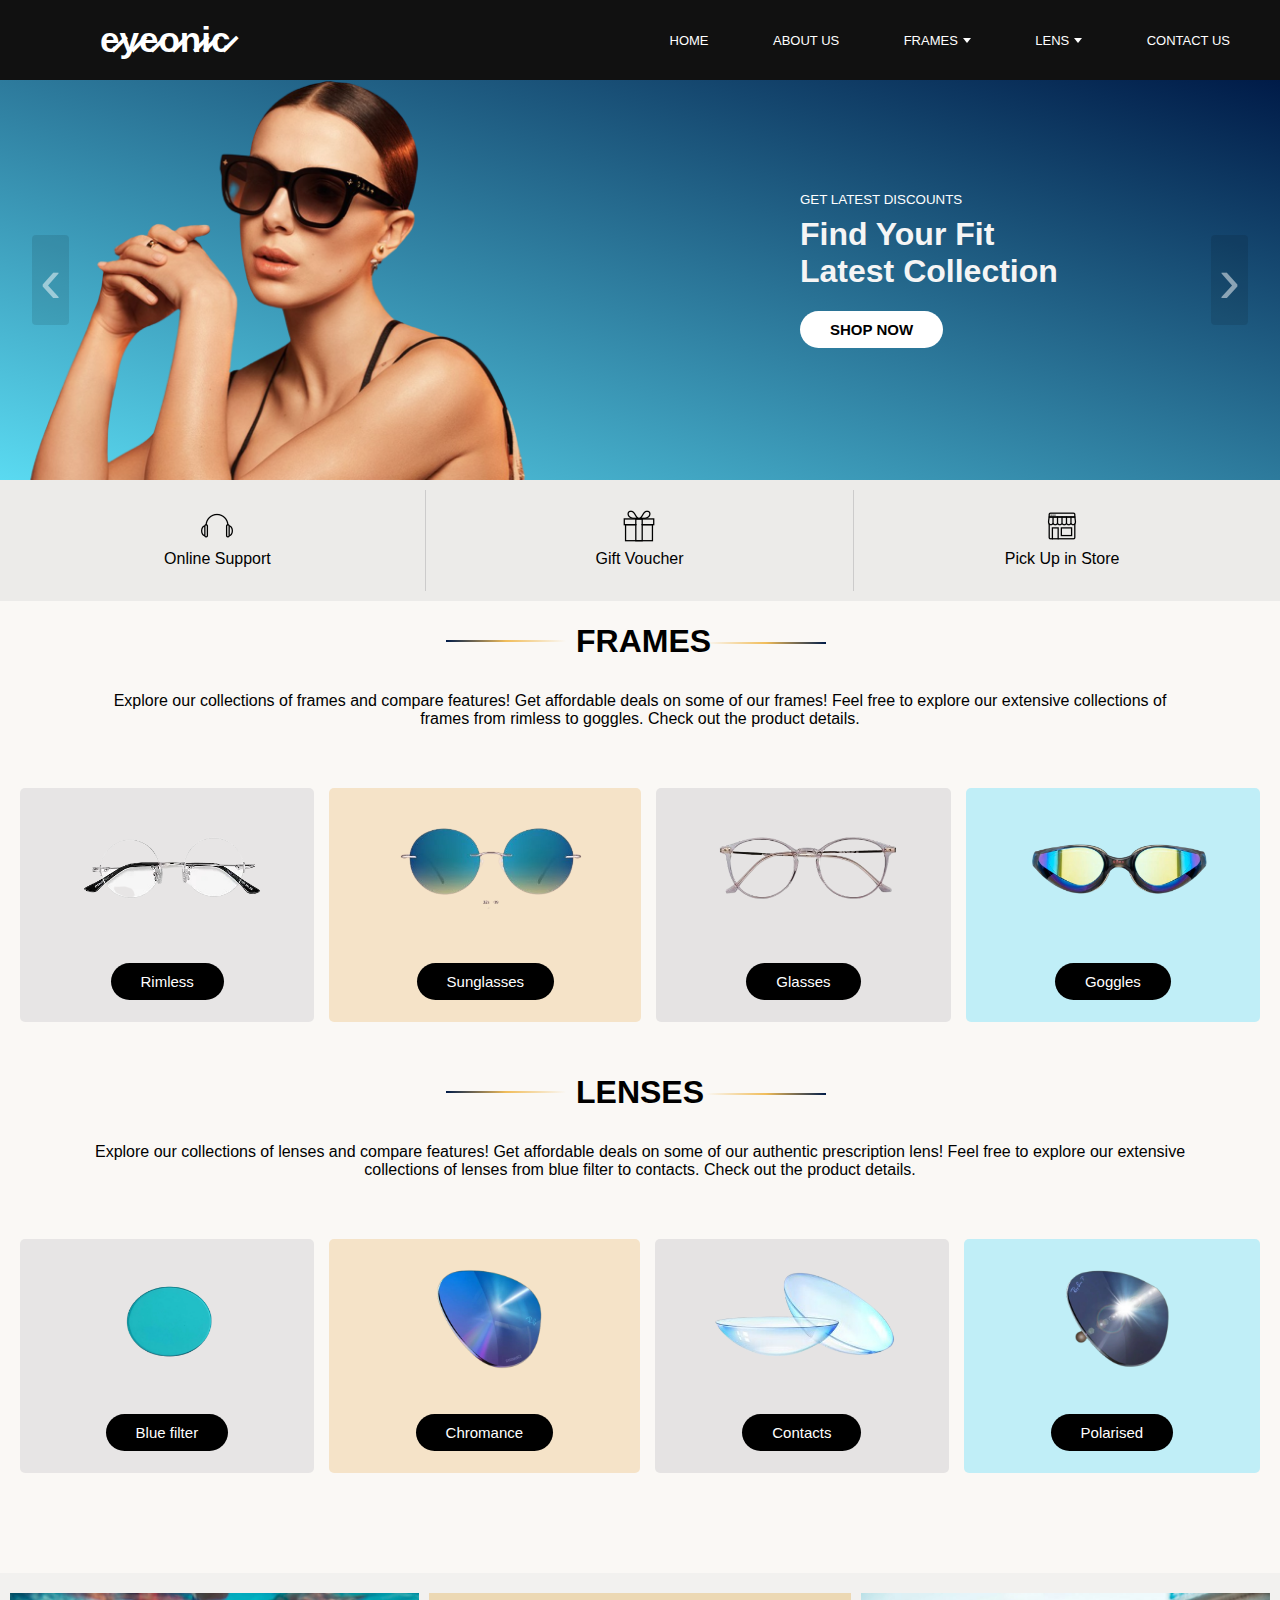
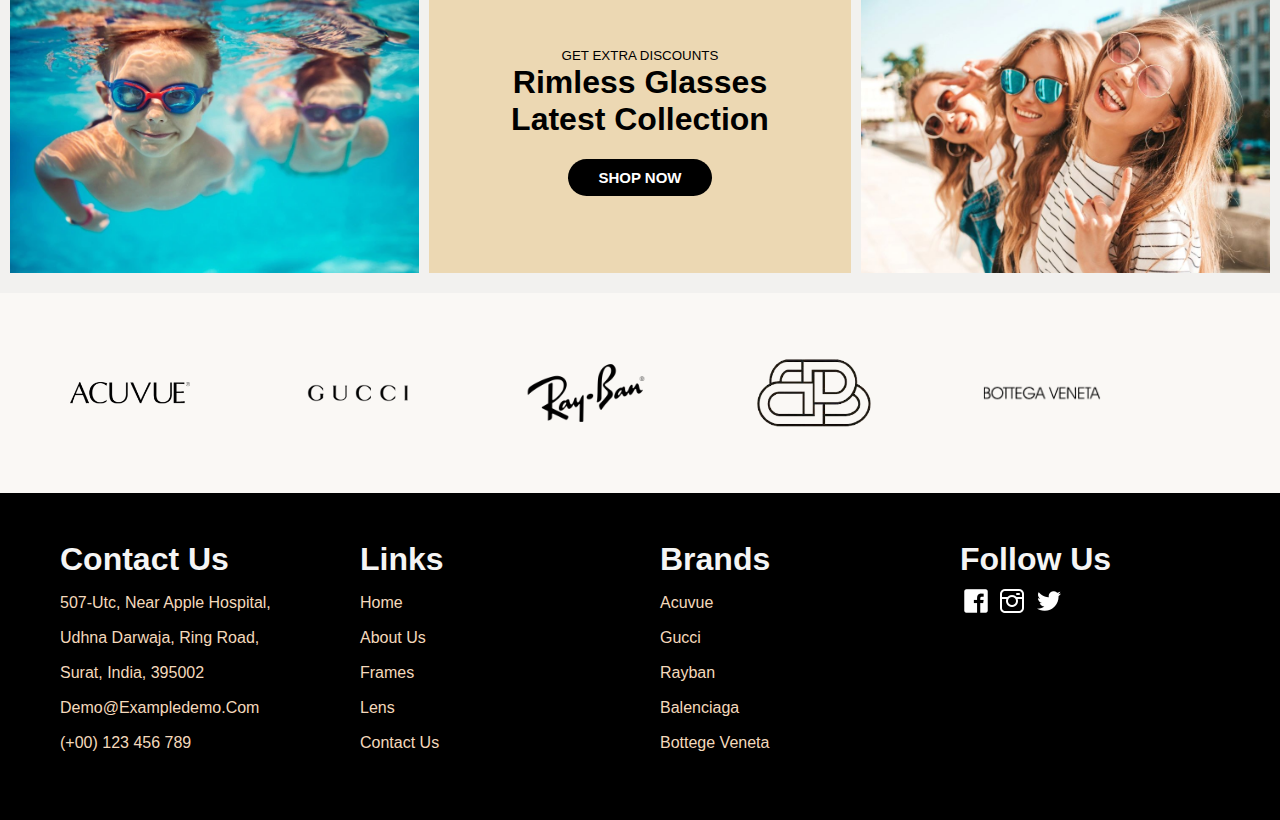
<file: Eyeonic/index.html>
<!DOCTYPE html>
<html lang="en">
<head>
    <meta charset="UTF-8">
    <link rel="stylesheet" href="styles.css">
    <script src="script.js" defer></script>
    <title>Eyeonic</title>
</head>
<body>
    
    <nav class="nav">
        <input type="checkbox" id="menu">
        <label for="menu" class="checkbtn"><img src="images/icons8_Menu.ico" alt=""></label>
        <label class="logo"><a href="aboutus.html">e̷y̷e̷o̷n̷i̷c̷</a></label>
        <ul id="navigation">
            <li class="nav-item  link"><a class="active" href="index.html">HOME</a></li>
            <li class="nav-item link"><a href="aboutus.html">ABOUT US</a></li>
            <li class="nav-item"><div class="dropdown"><span class="dropdown-text">FRAMES</span><div class="caret"></div></div>
                <ul class="dropdown-item" style="left:60%;">
                    <li>
                        <div>Frames of all fits, sizes, and styles! Your perfect fit is just a click away.<a class="dropdown-link" href="frames.html">View more...</a></div>
                    </li>
                </ul>
            </li>
            <li class="nav-item"><div class="dropdown"><span class="dropdown-text">LENS</span><div class="caret"></div></div>
                <ul class="dropdown-item" style="left:70%;">
                    <li>
                        <div>Find lens of different categories. Prescription is readily available for all brands and types. <span><a class="dropdown-link" href="lens.html">View more...</a></span></div>
                    </li>
                </ul>
            </li>
            <li class="nav-item link"><a href="contactus.html">CONTACT US</a></li>
            
        </ul>       
             
    </nav>
     
    <!--image carousel-->
    <section aria-label="Carousel" id="image" class="carousel">
        <div class="carousel" data-carousel>
            <button class="carousel-nav prev" data-carousel-nav="prev">&#8249;</button>
            <button class="carousel-nav next" data-carousel-nav="next">&#8250;</button>
            <ul data-items>
                <li class="carousel-item" id="img" data-active>
                    <div>
                        <img src="images/eye7-removebg-preview.png" alt="" width="600px">
                    </div> 
                    <div id="txt">
                        <div id="text">
                            <small style="line-height: 32px;">GET LATEST DISCOUNTS</small>
                        <h1>Find Your Fit<br><span>Latest Collection</span></h1>
                        <a class="btn" href="frames.html" style="font-weight:bold;">SHOP NOW</a>
                        </div>
                        
                    </div> 
                </li>
                <li class="carousel-item" id="img1">
                    <div>
                        <img src="images/her1-removebg-preview.png" alt="" width="600px">
                    </div>
                    <div id="txt">
                        <div id="text">
                            <small style="line-height: 32px;">GET LATEST DISCOUNTS</small>
                        <h1>More Colour<br><span>More Life</span></h1>
                        <a class="btn" href="frames.html" style="font-weight:bold;">SHOP NOW</a>
                        </div>
                        
                    </div>
                </li>      
                <li class="carousel-item" id="img2">
                    <div>
                        <img src="images/4441-removebg-preview.png" alt="" width="570px">
                    </div>
                    <div id="txt">
                        <div id="text">
                            <small style="line-height: 32px;">GET LATEST DISCOUNTS</small>
                        <h1>Affordable Deals<br><span>Rimless Collection</span></h1>
                        <a class="btn" href="frames.html" style="font-weight:bold;">SHOP NOW</a>
                        </div>
                        
                    </div>                   
                    
                </li>                
            </ul>  
        </div>              
    </section>
    <!--features-->
    <div class="grid-features">
        <div style="border-right:.2px solid rgba(193, 193, 193, 0.753);"><img src="images/icons8_headphones(1)_32.png" alt=""><p>Online Support</p></div>
        <div style="border-right:.2px solid rgba(193, 193, 193, 0.753);"><img src="images/icons8_gift(2)_32.png" alt=""><p>Gift Voucher</p></div>
        <div><img src="images/icons8_online_store_32.png" alt=""><p>Pick Up in Store</p></div>
    </div>
    
    <!--frames section-->
    <div class="grid-header">
        <h1>FRAMES</h1>
    </div>
    <div><p style="text-align:center; margin:30px 90px;">Explore our collections of frames and compare features! Get affordable deals on some of our frames! Feel free to explore our extensive collections of frames from rimless to goggles. Check out the product details.</p></div>
    <div class="grid-container">
        
        <div id="rimless">
            <img src="images/frame7-removebg-preview.png"><a href="frames.html/#rimlesscontent" class="btn nohover">Rimless</a>
        </div>
        <div id="sunglasses">
            <img src="images/rimless_blue_1_-removebg-preview.png" alt=""><a href="" class="btn">Sunglasses</a>
        </div>
        <div id="glasses">
            <img src="images/eyeglasses-removebg-preview.png" alt=""><a href="" class="btn" >Glasses</a>
        </div>
        <div id="goggles">
            <img src="images/frames11-removebg-preview(1).png" alt=""><a href="" class="btn" >Goggles</a>
        </div>
        
    </div>
    
         
    <!--lens section-->
    <div class="grid-header" style="margin-top: 30px;">
        <h1>LENSES</h1>
    </div>  
    <div><p style="text-align:center; margin:30px 90px;">Explore our collections of lenses and compare features! Get affordable deals on some of our authentic prescription lens! Feel free to explore our extensive collections of lenses from blue filter to contacts. Check out the product details.</p></div>
    <div class="grid-container">
        <div id="rimless">
            <img src="images/bluelens_1_-removebg-preview.png" alt=""><a href="" class="btn">Blue filter</a>
        </div>
        <div id="sunglasses">
            <img src="images/chromance-lenses-removebg-preview.png" alt=""><a href="" class="btn">Chromance</a>
        </div>
        <div id="glasses">
            <img src="images/contacts-removebg-preview.png" alt=""><a href="" class="btn">Contacts</a>
        </div>
        <div id="goggles">
            <img src="images/polarized-lenses-removebg-preview.png" alt=""><a href="" class="btn">Polarised</a>
        </div> 
    </div>
    
    <!--special offers-->
    <div class="grid-container-offers">
        <div class="background" style="background-image:url('images/swiimming.jpg');">
            
        </div>
        <div id="median" style="background-color:#ecd8b3;">
            
            <div id="mtext">
                <small style="line-height: 12px;">GET EXTRA DISCOUNTS</small>
            <h1>Rimless Glasses<br><span>Latest Collection</span></h1>
            <a class="btn" href="" style="font-weight:bold;">SHOP NOW</a>
            </div> 
            
        </div>
        <div class="background" style="background-image:url('images/ppl2(1).jpg')"></div>
    </div>




    


    <!--brands-->
    <div id="brands">
        <div class="background" style="background-image:url('images/acuvue-logo.png')"></div>
        <div class="background" style="background-image:url('images/gucci-logo-black-and-white-1.png')"></div>
        <div class="background" style="background-image:url('images/ray-ban-logo-png-transparent.png')"></div>
        <div class="background" style="background-image:url('images/balenciaga1-removebg-preview.png')"></div>
        <div class="background" style="background-image:url('images/png-transparent-bottega-veneta-hd-logo-removebg-preview.png')"></div>
    </div>





    <!--footer-->
    <section style="background-color:#000;">
    <div class="footer">
        <div>
            <h1 style="line-height: 12px;">Contact Us</h1>
            <p style="margin-right:30px;">507-Utc, Near Apple Hospital, Udhna Darwaja, Ring Road, Surat, India, 395002
                Demo@Exampledemo.Com
                (+00) 123 456 789</p>
        </div>
        <div>
            <h1 style="line-height: 12px;">Links</h1>
            <ul>
                <li><a href="index.html">Home</a></li>
                <li><a href="">About Us</a></li>
                <li><a href="frames.html">Frames</a></li>
                <li><a href="">Lens</a></li>
                <li><a href="">Contact Us</a></li>
            </ul>
        </div>
        <div>
            <h1 style="line-height: 12px;">Brands</h1>
            <ul>
                <li>Acuvue</li>
                <li>Gucci</li>
                <li>Rayban</li>
                <li>Balenciaga</li>
                <li>Bottege Veneta</li>
            </ul>
        </div>
        <div>
            <h1 style="line-height: 12px;">Follow Us</h1>
            <ul id="logo">
                <li><img src="images/icons8_facebook.ico" alt=""></li>
                <li><img src="images/icons8_instagram_old.ico" alt=""></li>
                <li><img src="images/icons8_twitter.ico" alt=""></li>
            </ul>
        </div>
        
    </div>
    </section>
</body>
</html>
</file>
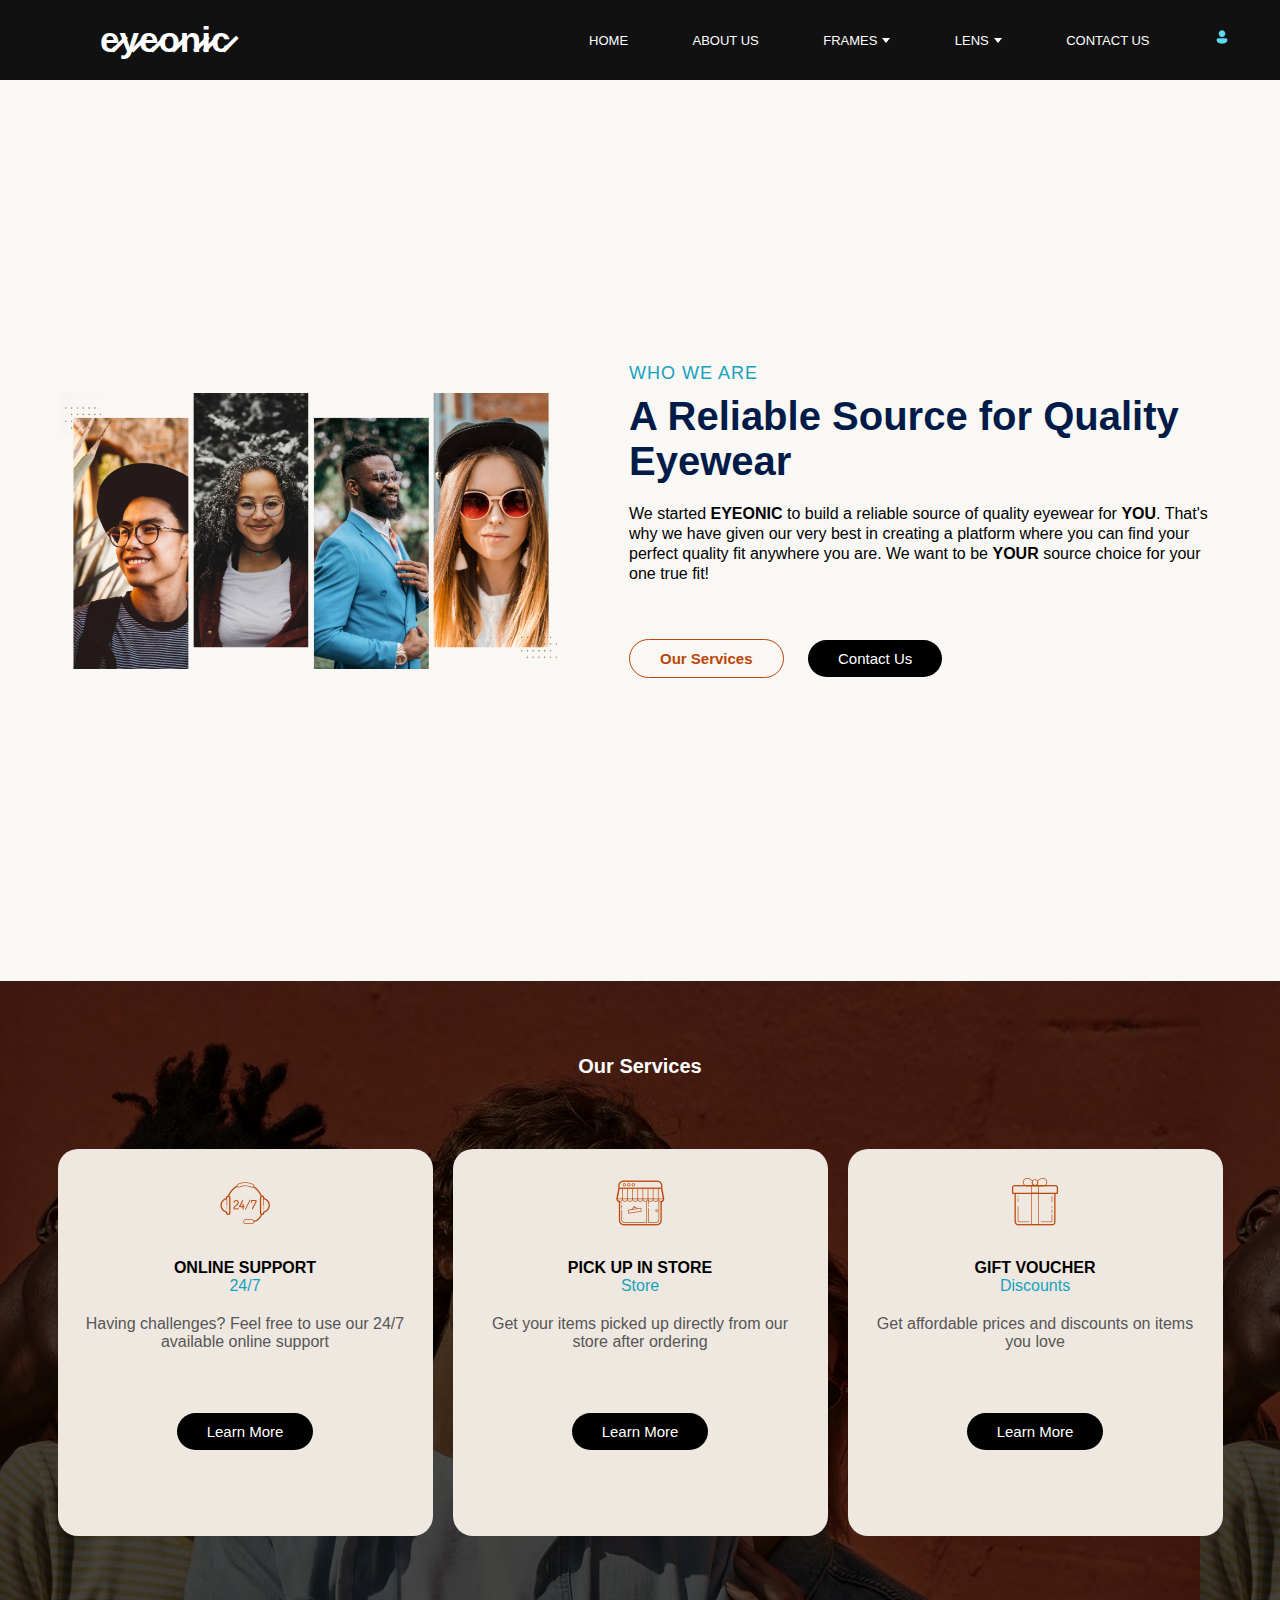
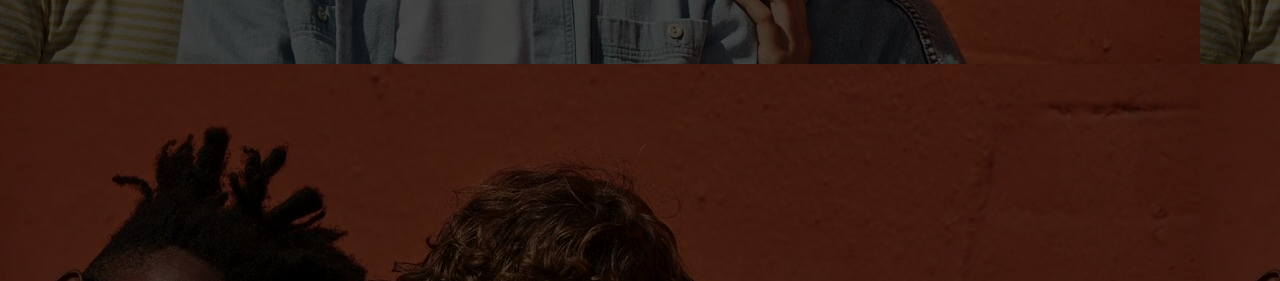
<file: Eyeonic/aboutus.html>
<!DOCTYPE html>
<html lang="en">
<head>
    <meta charset="UTF-8">
    <meta name="viewport" content="width=device-width, initial-scale=1.0">
    <title>About Us</title>
    <link rel="stylesheet" href="styles.css">
</head>
<body>
    <!--navbar/menu-->
    <nav class="nav">
        <input type="checkbox" id="menu">
        <label for="menu" class="checkbtn"><img src="images/icons8_Menu.ico" alt=""></label>
        <label class="logo"><a href="aboutus.html">e̷y̷e̷o̷n̷i̷c̷</a></label>
        <ul id="navigation">
            <li class="nav-item  link"><a class="active" href="index.html">HOME</a></li>
            <li class="nav-item link"><a href="aboutus.html">ABOUT US</a></li>
            <li class="nav-item"><div class="dropdown"><span class="dropdown-text">FRAMES</span><div class="caret"></div></div>
                <ul class="dropdown-item" style="left:60%;">
                    <li>
                        <div>Frames of all fits, sizes, and styles! Your perfect fit is just a click away.<a class="dropdown-link" href="frames.html">View more...</a></div>
                    </li>
                </ul>
            </li>
            <li class="nav-item"><div class="dropdown"><span class="dropdown-text">LENS</span><div class="caret"></div></div>
                <ul class="dropdown-item" style="left:70%;">
                    <li>
                        <div>Find lens of different categories. Prescription is readily available for all brands and types. <span><a class="dropdown-link" href="lens.html">View more...</a></span></div>
                    </li>
                </ul>
            </li>
            <li class="nav-item link"><a href="contactus.html">CONTACT US</a></li>
            <li class="nav-item login"><a href="login.html" title="Login"><img src="images/icons8_user_16.png" alt=""></a>
            </li>
        </ul>       
             
    </nav>





    <!--who we are-->
    <section class="about">
        <div class="main">
            <img src="images/Aboutus(1).png" alt="">
            <div id="all-text">
                <h4>WHO WE ARE</h4>
                <h1>A Reliable Source for Quality Eyewear </h1>
                <p>We started <strong>EYEONIC</strong> to build a reliable source of quality eyewear for <strong>YOU</strong>. That's why we have given our very best in creating a platform where you can find your perfect quality fit anywhere you are. We want to be <strong>YOUR</strong> source choice for your one true fit!</p>
                <div class="buttondiv">
                    <a href="#services" class="btn">Our Services</a>
                    <a href="contactus.html" class="btn2">Contact Us</a>
                </div>
            </div>            
        </div>
    </section>




    <!--our services-->
    <section id="services">
        <div class="abtheader">
            <h1>Our Services</h1>
        </div>
        <div class="abtcontent">
            <div class="services">
                <img src="images/icons8_24_Hours_Day_Support_64.png" alt="">
                <div class="name">Online Support</div>
                <div class="desc">24/7</div>
                <div class="abt">Having challenges? Feel free to use our 24/7 available online support</div>
                <div class="buttondiv"><a class="btn" href="#services">Learn More</a></div>
            </div>

            <div class="services">
                <img src="images/icons8_online_store(1)_64.png" alt="">
                <div class="name">Pick Up in Store</div>
                <div class="desc">Store</div>
                <div class="abt">Get your items picked up directly from our store after ordering</div>
                <div class="buttondiv"><a class="btn" href="#services">Learn More</a></div>
            </div>


            <div class="services">
                <img src="images/icons8_gift(1)_64.png" alt="">
                <div class="name">Gift Voucher</div>
                <div class="desc">Discounts</div>
                <div class="abt">Get affordable prices and discounts on items you love</div>
                <div class="buttondiv"><a class="btn" href="#services">Learn More</a></div>
            </div>
        </div>
    </section>
</body>
</html>
</file>
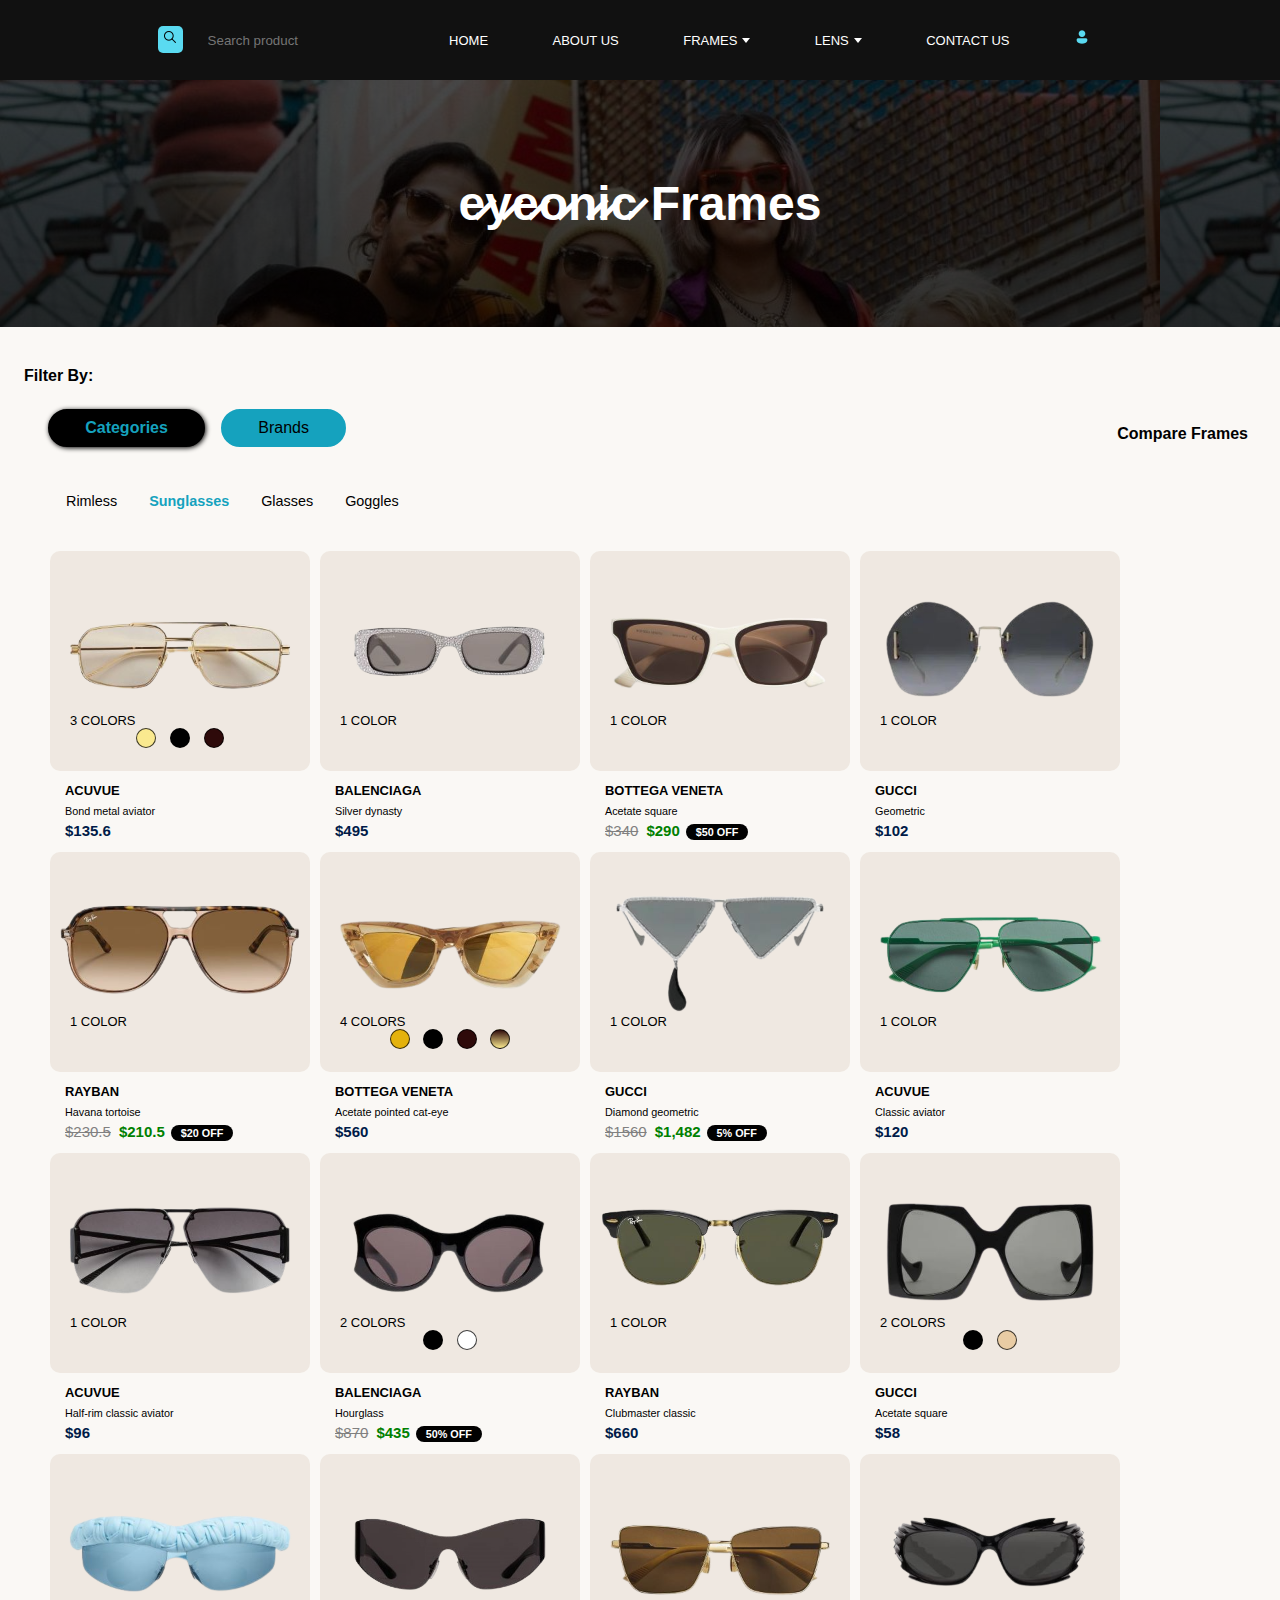
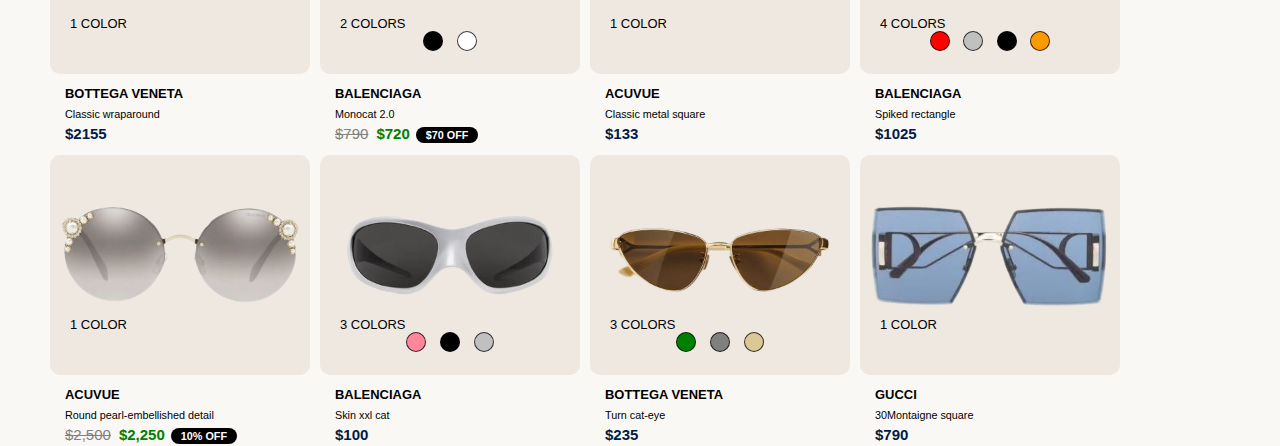
<file: Eyeonic/frames.html>
<!DOCTYPE html>
<html lang="en">
<head>
    <meta charset="UTF-8">
    <link rel="stylesheet" href="styles.css">
    <title>Frames</title>
    <script src="data.js" defer></script>
    <style>
        .nav ul{
            margin-right:12.5%;
        }
    </style>  
</head>
<body>
    
    <!--navbar/menu-->    
    <nav class="nav">
        <input type="checkbox" id="menu">
        <label for="menu" class="checkbtn"><img src="images/icons8_Menu.ico" alt=""></label>
        <ul id="navigation">
            <li class="nav-item search">
                <label for="search"><img src="images/icons8_search_16.png" alt=""></label>
                <input type="search" id="search" placeholder="Search product">
                <div class="search_box">
                    
                </div>
            </li>
            <li class="nav-item  link"><a class="active" href="index.html">HOME</a></li>
            <li class="nav-item link"><a href="aboutus.html">ABOUT US</a></li>
            <li class="nav-item"><div class="dropdown"><span class="dropdown-text">FRAMES</span><div class="caret"></div></div>
                <ul class="dropdown-item" style="left:50%;">
                    <li>
                        <div>Frames of all fits, sizes, and styles! Your perfect fit is just a click away.<a class="dropdown-link" href="frames.html">View more...</a></div>
                    </li>
                </ul>
            </li>
            <li class="nav-item"><div class="dropdown"><span class="dropdown-text">LENS</span><div class="caret"></div></div>
                <ul class="dropdown-item" style="left:60%;">
                    <li>
                        <div>Find lens of different categories. Prescription is readily available for all brands and types. <span><a class="dropdown-link" href="lens.html">View more...</a></span></div>
                    </li>
                </ul>
            </li>
            <li class="nav-item link"><a href="contactus.html">CONTACT US</a></li>
            <li class="nav-item login"><a href="login.html" title="Login"><img src="images/icons8_user_16.png" alt=""></a>
            </li>
        </ul>       
            
    </nav>







    <!--banner-->
    <div class="banner" style="background:linear-gradient(rgba(0,0,0,0.7),rgba(0,0,0,0.8)),url('images/banner(2).jpg')">
        <p>e̷y̷e̷o̷n̷i̷c̷ Frames</p>
    </div>



    <!--filters-->
    <p>Filter By:</p>
    <p><a href="product_compare.html">Compare Frames</a></p>
    <div class="filters tabs">
        <input type="radio" class="tab-radio" name="filter" id="filtercat" checked>
        <label for="filtercat" class="buttons" style="margin:1.5em 0em 1em 3.0em;">Categories</label>
        <!--products section-->
        <section class="tab-content frames-section">
            <div class="tabs">


                <!--RIMLESS TAB-->
                <input type="radio" class="tab-radio" name="tab" id="rimless">
                <label for="rimless" class="tab-label">Rimless</label>
                <div class="tab-content grid-frames" id="rimlesscontent">
                    <!--first row for rimless-->
                    <div class="products" data-item="balenciaga">
                        <div style="background-image:url('images/Balenciaga/roundrimless_1_-removebg-preview.png')" class="imgitem"></div>
                        <p>1 COLOR</p>                    
                    </div>
                    <div class="products" data-item="bottega"><div class="imgitem" style="background-image:url('images/Bottega/rimlessmetal_1_-removebg-preview.png');"></div><p>1 COLOR</p></div>
                    <div class="products" data-item="acuvue"><div class="imgitem" style="background-image:url('images/Acuvue/rimlessacu_1_-removebg-preview.png');"></div><p>1 COLOR</p></div>
                    <div class="products" data-item="gucci"><div class="imgitem" style="background-image:url('images/Gucci/goldrimless_1_-removebg-preview.png');"></div><p>1 COLOR</p></div>
                    
                    <!--first row description-->
                    <div class="description"><p><span class="brand">BALENCIAGA</span><br><small><input type="checkbox" class="check1" id="rrimdeets"><label for="rrimdeets">Round rimless</label><iframe src="https://onedrive.live.com/embed?resid=87CA0B21D3FA6475%21145&amp;authkey=!ANZsNvPGGJd99cI&amp;em=2" frameborder="0"></iframe><span class="tooltipText">Click to view product details</span><br><span class="price">$135.6</span></small></p></div>
                    <div class="description"><p><span class="brand">BOTTEGA VENETA</span><br><small><input type="checkbox" class="check1" id="rimmetdeets"><label for="rimmetdeets">Rimless metal</label><iframe src="https://onedrive.live.com/embed?resid=87CA0B21D3FA6475%21145&amp;authkey=!ANZsNvPGGJd99cI&amp;em=2" frameborder="0"></iframe><span class="tooltipText">Click to view product details</span><br><span class="price">$495</span></small></p></div>
                    <div class="description"><p><span class="brand">ACUVUE</span><br><small><input type="checkbox" class="check1" id="rimdeets"><label for="rimdeets">Rimless</label><iframe src="https://onedrive.live.com/embed?resid=87CA0B21D3FA6475%21145&amp;authkey=!ANZsNvPGGJd99cI&amp;em=2" frameborder="0"></iframe><span class="tooltipText">Click to view product details</span><br><span class="oldprice">$340</span>  <span class="newprice">$290</span> <span class="discount">$50 OFF</span></small></p></div>
                    <div class="description"><p><span class="brand">GUCCI</span><br><small><input type="checkbox" class="check1" id="goldrimdeets"><label for="goldrimdeets">Gold rimless</label><iframe src="https://onedrive.live.com/embed?resid=87CA0B21D3FA6475%21145&amp;authkey=!ANZsNvPGGJd99cI&amp;em=2" frameborder="0"></iframe><span class="tooltipText">Click to view product details</span><br><span class="price">$102</span></small></p></div>

                    <!--second row for rimless-->
                    <div class="products" data-item="rayban"><div class="imgitem" style="background-image:url('images/Rayban/ovalrimless_1_-removebg-preview.png');"></div><p>1 COLOR</p></div>
                    <div class="products" data-item="gucci">
                        <div class="imgitem" style="background-image:url('images/Gucci/goldhalfrimrect_1_-removebg-preview.png');"></div>
                        <p>1 COLOR</p>
                    </div>
                    <div  class="products" data-item="rayban"><div class="imgitem" style="background-image:url('images/Rayban/rimlesssqu_1_-removebg-preview.png');"></div><p>1 COLOR</p></div>
                    <div class="products" data-item="acuvue"><div class="imgitem" style="background-image:url('images/Acuvue/rectanglerimless_1_-removebg-preview.png');"></div><p>1 COLOR</p></div>
                    
                    <!--second row description-->
                    <div class="description"><p><span class="brand">RAYBAN</span><br><small><input type="checkbox" class="check1" id="ovalrimdeets"><label for="ovalrimdeets">Oval rimless</label><iframe src="https://onedrive.live.com/embed?resid=87CA0B21D3FA6475%21145&amp;authkey=!ANZsNvPGGJd99cI&amp;em=2" frameborder="0"></iframe><span class="tooltipText">Click to view product details</span><br><span class="oldprice">$230.5</span>  <span class="newprice">$210.5</span> <span class="discount">$20 OFF</span></small></p></div>
                    <div class="description"><p><span class="brand">GUCCI</span><br><small><input type="checkbox" class="check1" id="ghrimdeets"><label for="ghrimdeets">Gold half-rim rectangle</label><iframe src="https://onedrive.live.com/embed?resid=87CA0B21D3FA6475%21145&amp;authkey=!ANZsNvPGGJd99cI&amp;em=2" frameborder="0"></iframe><span class="tooltipText">Click to view product details</span><br><span class="price">$560</span></small></p></div>
                    <div class="description"><p><span class="brand">RAYBAN</span><br><small><input type="checkbox" name="frames" class="check1" id="deets"><label for="deets">Square rimless</label><iframe src="https://onedrive.live.com/embed?resid=87CA0B21D3FA6475%21139&amp;authkey=!AJEk24rBF8jh8A0&amp;em=2" frameborder="0"></iframe><span class="tooltipText">Click to view product details</span><br><span class="oldprice">$1560</span>  <span class="newprice">$1,482</span> <span class="discount">5% OFF</span></small></p></div>
                    <div class="description"><p><span class="brand">ACUVUE</span><br><small><input type="checkbox" class="check1" id="rectrimdeets"><label for="rectrimdeets">Rectangle rimless</label><iframe src="https://onedrive.live.com/embed?resid=87CA0B21D3FA6475%21145&amp;authkey=!ANZsNvPGGJd99cI&amp;em=2" frameborder="0"></iframe><span class="tooltipText">Click to view product details</span><br><span class="price">$120</span></small></p></div>

                    <!--third row for rimless-->
                    <div class="products" data-item="balenciaga"><div class="imgitem" style="background-image:url('images/Balenciaga/rimless__1_-removebg-preview.png');"></div><p>1 COLOR</p></div>
                    <div class="products" data-item="bottega">
                        <div class="imgitem" style="background-image:url('images/Bottega/silvertrinity_1_-removebg-preview.png');"></div>
                        <p>1 COLOR</p>
                    </div>
                    <div class="products" data-item="gucci"><div  class="imgitem" style="background-image:url('images/Gucci/rimlessrect_1_-removebg-preview.png');"></div><p>1 COLOR</p></div>
                    <div class="products" data-item="gucci">
                        <div class="imgitem" style="background-image:url('images/Gucci/half-rimaviatormetal-removebg-preview.png');"></div>
                        <p>1 COLOR</p>
                    </div>
                    
                    <!--third row description-->
                    <div class="description"><p><span class="brand">BALENCIAGA</span><br><small><input type="checkbox" class="check1" id="rimrectdeets"><label for="rimrectdeets">Rimless rectangle</label><iframe src="https://onedrive.live.com/embed?resid=87CA0B21D3FA6475%21145&amp;authkey=!ANZsNvPGGJd99cI&amp;em=2" frameborder="0"></iframe><span class="tooltipText">Click to view product details</span><br><span class="price">$96</span></small></p></div>
                    <div class="description"><p><span class="brand">BOTTEGA VENETA</span><br><small><input type="checkbox" class="check1" id="siltrideets"><label for="siltrideets">Silver trinity</label><iframe src="https://onedrive.live.com/embed?resid=87CA0B21D3FA6475%21145&amp;authkey=!ANZsNvPGGJd99cI&amp;em=2" frameborder="0"></iframe><span class="tooltipText">Click to view product details</span><br><span class="oldprice">$870</span>  <span class="newprice">$435</span> <span class="discount">50% OFF</span></small></p></div>
                    <div class="description"><p><span class="brand">GUCCI</span><br><small><input type="checkbox" class="check1" id="rimrect1deets"><label for="rimrect1deets">Rimless rectangle</label><iframe src="https://onedrive.live.com/embed?resid=87CA0B21D3FA6475%21145&amp;authkey=!ANZsNvPGGJd99cI&amp;em=2" frameborder="0"></iframe><span class="tooltipText">Click to view product details</span><br><span class="price">$660</span></small></p></div>
                    <div class="description"><p><span class="brand">GUCCI</span><br><small><input type="checkbox" class="check1" id="hrimavideets"><label for="hrimavideets">Half-rim aviator</label><iframe src="https://onedrive.live.com/embed?resid=87CA0B21D3FA6475%21145&amp;authkey=!ANZsNvPGGJd99cI&amp;em=2" frameborder="0"></iframe><span class="tooltipText">Click to view product details</span><br><span class="price">$58</span></small></p></div>

                </div>














                <!--SUNGLASSES TAB-->
                <input type="radio" class="tab-radio" name="tab" id="sunglasses" checked>
                <label for="sunglasses" class="tab-label">Sunglasses</label>
                <div class="tab-content grid-frames" id="sunglassescontent">
                    <!--first row for sunglasses-->
                    <div class="products" data-item="acuvue">
                        <div class="product_carousel">
                            <input type="radio" class="product1" name="product" id="i1" checked>
                            <div class="product_carousel_item product_carousel_item-selected" style="background-image:url('images/Acuvue/bondmetalaviatorgold_1_-removebg-preview.png');"></div>
                            <input type="radio" class="product1" name="product" id="i2">
                            <div class="product_carousel_item" style="background-image:url('images/Acuvue/black_1_-removebg-preview.png');"></div>
                            <input type="radio" class="product1" name="product" id="i3">
                            <div class="product_carousel_item" style="background-image:url('images/Acuvue/brown_1_-removebg-preview.png');"></div>
                            <div class="product_carousel_nav">                            
                                <label for="i1" style="background-color:#fae98f;"></label>                            
                                <label for="i2" style="background-color:#000000;"></label>                            
                                <label for="i3" style="background-color:rgb(46, 10, 10);"></label>
                            </div>
                        </div>
                        <p>3 COLORS</p>                    
                    </div>
                    <div class="products" data-item="balenciaga"><div class="imgitem" style="background-image:url('images/Balenciaga/dynasty_1_-removebg-preview.png');"></div><p>1 COLOR</p></div>
                    <div class="products" data-item="bottega"><div class="imgitem" style="background-image:url('images/Bottega/acetatesqusunglasses_1_-removebg-preview.png');"></div><p>1 COLOR</p></div>
                    <div class="products" data-item="gucci"><div class="imgitem" style="background-image:url('images/Gucci/geometricsunglasses_1_-removebg-preview.png');"></div><p>1 COLOR</p></div>
                    
                    <!--first row description-->
                    <div class="description"><p><span class="brand">ACUVUE</span><br><small><input type="checkbox" class="check1" id="bondmetaldeets"><label for="bondmetaldeets">Bond metal aviator</label><iframe src="https://onedrive.live.com/embed?resid=87CA0B21D3FA6475%21145&amp;authkey=!ANZsNvPGGJd99cI&amp;em=2" frameborder="0"></iframe><span class="tooltipText">Click to view product details</span><br><span class="price">$135.6</span></small></p></div>
                    <div class="description"><p><span class="brand">BALENCIAGA</span><br><small><input type="checkbox" class="check1" id="sildyndeets"><label for="sildyndeets">Silver dynasty</label><iframe src="https://onedrive.live.com/embed?resid=87CA0B21D3FA6475%21145&amp;authkey=!ANZsNvPGGJd99cI&amp;em=2" frameborder="0"></iframe><span class="tooltipText">Click to view product details</span><br><span class="price">$495</span></small></p></div>
                    <div class="description"><p><span class="brand">BOTTEGA VENETA</span><br><small><input type="checkbox" class="check1" id="acesqudeets"><label for="acesqudeets">Acetate square</label><iframe src="https://onedrive.live.com/embed?resid=87CA0B21D3FA6475%21145&amp;authkey=!ANZsNvPGGJd99cI&amp;em=2" frameborder="0"></iframe><span class="tooltipText">Click to view product details</span><br><span class="oldprice">$340</span>  <span class="newprice">$290</span> <span class="discount">$50 OFF</span></small></p></div>
                    <div class="description"><p><span class="brand">GUCCI</span><br><small><input type="checkbox" class="check1" id="geodeets"><label for="geodeets">Geometric</label><iframe src="https://onedrive.live.com/embed?resid=87CA0B21D3FA6475%21145&amp;authkey=!ANZsNvPGGJd99cI&amp;em=2" frameborder="0"></iframe><span class="tooltipText">Click to view product details</span><br><span class="price">$102</span></small></p></div>

                    <!--second row-->
                    <div class="products" data-item="rayban"><div class="imgitem" style="background-image:url('images/Rayban/havanaontransparentbrowntortoise_1_-removebg-preview.png');"></div><p>1 COLOR</p></div>
                    <div class="products" data-item="bottega">
                        <div class="product_carousel">
                            <input type="radio" class="product2" name="products" id="it1" checked>
                            <div class="product_carousel_item" style="background-image:url('images/Bottega/angleacetatepointedcateye_1_-removebg-preview.png');"></div>
                            <input type="radio" class="product2" name="products" id="it2">
                            <div class="product_carousel_item" style="background-image:url('images/Bottega/black_1_-removebg-preview.png');"></div>
                            <input type="radio" class="product2" name="products" id="it3">
                            <div class="product_carousel_item" style="background-image:url('images/Bottega/brown_1_-removebg-preview.png');"></div>
                            <input type="radio" class="product2" name="products" id="it4">
                            <div class="product_carousel_item" style="background-image:url('images/Bottega/havana_1_-removebg-preview.png');"></div>
                            <div class="product_carousel_nav">                            
                                <label for="it1" style="background-color:#e4b20d;"></label>                            
                                <label for="it2" style="background-color:#000000;"></label>                            
                                <label for="it3" style="background-color:rgb(46, 10, 10);"></label>
                                <label for="it4" style="background-image:linear-gradient(180deg,rgb(46, 10, 10),#fae98f);"></label>
                            </div>
                        </div>
                        <p>4 COLORS</p>
                    </div>
                    <div  class="products" data-item="gucci"><div class="imgitem" style="background-image:url('images/Gucci/diamondgeometric_1_-removebg-preview.png');"></div><p>1 COLOR</p></div>
                    <div class="products" data-item="acuvue"><div class="imgitem" style="background-image:url('images/Acuvue/classicaviator_1_-removebg-preview.png');"></div><p>1 COLOR</p></div>
                    
                    <!--second row description-->
                    <div class="description"><p><span class="brand">RAYBAN</span><br><small><input type="checkbox" class="check1" id="havtordeets"><label for="havtordeets">Havana tortoise</label><iframe src="https://onedrive.live.com/embed?resid=87CA0B21D3FA6475%21145&amp;authkey=!ANZsNvPGGJd99cI&amp;em=2" frameborder="0"></iframe><span class="tooltipText">Click to view product details</span><br><span class="oldprice">$230.5</span>  <span class="newprice">$210.5</span> <span class="discount">$20 OFF</span></small></p></div>
                    <div class="description"><p><span class="brand">BOTTEGA VENETA</span><br><small><input type="checkbox" class="check1" id="acecatdeets"><label for="acecatdeets">Acetate pointed cat-eye</label><iframe src="https://onedrive.live.com/embed?resid=87CA0B21D3FA6475%21145&amp;authkey=!ANZsNvPGGJd99cI&amp;em=2" frameborder="0"></iframe><span class="tooltipText">Click to view product details</span><br><span class="price">$560</span></small></p></div>
                    <div class="description"><p><span class="brand">GUCCI</span><br><small><input type="checkbox" class="check1" id="diageodeets"><label for="diageodeets">Diamond geometric</label><iframe src="https://onedrive.live.com/embed?resid=87CA0B21D3FA6475%21145&amp;authkey=!ANZsNvPGGJd99cI&amp;em=2" frameborder="0"></iframe><span class="tooltipText">Click to view product details</span><br><span class="oldprice">$1560</span>  <span class="newprice">$1,482</span> <span class="discount">5% OFF</span></small></p></div>
                    <div class="description"><p><span class="brand">ACUVUE</span><br><small><input type="checkbox" class="check1" id="claavydeets"><label for="clavydeets">Classic aviator</label><iframe src="https://onedrive.live.com/embed?resid=87CA0B21D3FA6475%21145&amp;authkey=!ANZsNvPGGJd99cI&amp;em=2" frameborder="0"></iframe><span class="tooltipText">Click to view product details</span><br><span class="price">$120</span></small></p></div>

                    <!--third row-->
                    <div class="products" data-item="acuvue"><div class="imgitem" style="background-image:url('images/Acuvue/classicavy_1_-removebg-preview.png');"></div><p>1 COLOR</p></div>
                    <div class="products" data-item="balenciaga">
                        <div class="product_carousel">
                            <input type="radio" class="product2" name="product1" id="ite1" checked>
                            <div class="product_carousel_item" style="background-image:url('images/Balenciaga/hourglasssunglasses_1_-removebg-preview.png');"></div>
                            <input type="radio" class="product2" name="product1" id="ite2">
                            <div class="product_carousel_item" style="background-image:url('images/Balenciaga/white_1_-removebg-preview.png');"></div>
                            <div class="product_carousel_nav">                            
                                <label for="ite1" style="background-color:#000000;"></label>                            
                                <label for="ite2" style="background-color:#ffffff;"></label>                            
                                
                            </div>
                        </div>
                        <p>2 COLORS</p>
                    </div>
                    <div class="products" data-item="rayban"><div class="imgitem" style="background-image:url('images/Rayban/clubmasterclassic_1_-removebg-preview.png');"></div><p>1 COLOR</p></div>
                    <div class="products" data-item="gucci">
                        <div class="product_carousel">
                            <input type="radio" class="product2" name="products1" id="item1" checked>
                            <div class="product_carousel_item" style="background-image:url('images/Gucci/blackacetatesqu_1_-removebg-preview.png');"></div>
                            <input type="radio" class="product2" name="products1" id="item2">
                            <div class="product_carousel_item" style="background-image:url('images/Gucci/squareframe_1_-removebg-preview.png');"></div>
                            <div class="product_carousel_nav">                            
                                <label for="item1" style="background-color:#000000;"></label>                            
                                <label for="item2" style="background-color:#e9cca4;"></label>                            
                                
                            </div>
                        </div>
                        <p>2 COLORS</p>
                    </div>
                    
                    <!--third row description-->
                    <div class="description"><p><span class="brand">ACUVUE</span><br><small><a href="">Half-rim classic aviator</a><span class="tooltipText">Click to download product details</span><br><span class="price">$96</span></small></p></div>
                    <div class="description"><p><span class="brand">BALENCIAGA</span><br><small><a href="">Hourglass</a><span class="tooltipText">Click to download product details</span><br><span class="oldprice">$870</span>  <span class="newprice">$435</span> <span class="discount">50% OFF</span></small></p></div>
                    <div class="description"><p><span class="brand">RAYBAN</span><br><small><a href="">Clubmaster classic</a><span class="tooltipText">Click to download product details</span><br><span class="price">$660</span></small></p></div>
                    <div class="description"><p><span class="brand">GUCCI</span><br><small><a href="">Acetate square</a><span class="tooltipText">Click to download product details</span><br><span class="price">$58</span></small></p></div>

                    <!--fourth row-->
                    <div class="products" data-item="bottega"><div class="imgitem" style="background-image:url('images/Bottega/classicwraparound_1_-removebg-preview.png');"></div><p>1 COLOR</p></div>
                    <div class="products" data-item="balenciaga">
                        <div class="product_carousel">
                            <input type="radio" class="product2" name="products2" id="item_1" checked>
                            <div class="product_carousel_item" style="background-image:url('images/Balenciaga/monocat2.0sunglasses_1_-removebg-preview.png');"></div>
                            <input type="radio" class="product2" name="products2" id="item_2">
                            <div class="product_carousel_item" style="background-image:url('images/Balenciaga/monocat2.0_1_-removebg-preview.png');"></div>
                            <div class="product_carousel_nav">                            
                                <label for="item_1" style="background-color:#000000;"></label>                            
                                <label for="item_2" style="background-color:#ffffff;"></label>                            
                                
                            </div>
                        </div>
                        <p>2 COLORS</p>
                    </div>
                    <div class="products" data-item="acuvue"><div class="imgitem" style="background-image:url('images/Acuvue/classicmetalsqu_1_-removebg-preview.png');"></div><p>1 COLOR</p></div>
                    <div class="products" data-item="balenciaga">
                        <div class="product_carousel">
                            <input type="radio" class="product2" name="products4" id="item__1" checked>
                            <div class="product_carousel_item" style="background-image:url('images/Balenciaga/red-removebg-preview.png');"></div>
                            <input type="radio" class="product2" name="products4" id="item__2">
                            <div class="product_carousel_item" style="background-image:url('images/Balenciaga/silverrect_1_-removebg-preview.png');"></div>
                            <input type="radio" class="product2" name="products4" id="item__3" checked>
                            <div class="product_carousel_item" style="background-image:url('images/Balenciaga/black_1_-removebg-preview.png');"></div>
                            <input type="radio" class="product2" name="products4" id="item__4">
                            <div class="product_carousel_item" style="background-image:url('images/Balenciaga/spikerectsunglasses_1_-removebg-preview.png');"></div>
                            <div class="product_carousel_nav">                            
                                <label for="item__1" style="background-color:red;"></label>                            
                                <label for="item__2" style="background-color:silver;"></label>                    <label for="item__3" style="background-color:#000000;"></label>                            
                                <label for="item__4" style="background-color:rgb(255, 153, 0);"></label>                      
                                
                            </div>
                        </div>
                        <p>4 COLORS</p>
                    </div>
                
                    <!--fourth row description-->
                    <div class="description"><p><span class="brand">BOTTEGA VENETA</span><br><small><a href="">Classic wraparound</a><span class="tooltipText">Click to download product details</span><br><span class="price">$2155</span></small></p></div>
                    <div class="description"><p><span class="brand">BALENCIAGA</span><br><small><a href="">Monocat 2.0</a><span class="tooltipText">Click to download product details</span><br><span class="oldprice">$790</span>  <span class="newprice">$720</span> <span class="discount">$70 OFF</span></small></p></div>
                    <div class="description"><p><span class="brand">ACUVUE</span><br><small><a href="">Classic metal square</a><span class="tooltipText">Click to download product details</span><br><span class="price">$133</span></small></p></div>
                    <div class="description"><p><span class="brand">BALENCIAGA</span><br><small><a href="">Spiked rectangle</a><span class="tooltipText">Click to download product details</span><br><span class="price">$1025</span></small></p></div>

                    <!--fifth row-->
                    <div class="products" data-item="acuvue"><div class="imgitem" style="background-image:url('images/Acuvue/pearl-embellisheddetail_1_-removebg-preview.png');"></div><p>1 COLOR</p></div>
                    <div class="products">
                        <div class="product_carousel" data-item="balenciaga">
                            <input type="radio" class="product2" name="products5" id="item___1" checked>
                            <div class="product_carousel_item" style="background-image:url('images/Balenciaga/skinxxlcatsunglasses_1_-removebg-preview.png');"></div>
                            <input type="radio" class="product2" name="products5" id="item___2">
                            <div class="product_carousel_item" style="background-image:url('images/Balenciaga/blackxxlcat_1_-removebg-preview.png');"></div>
                            <input type="radio" class="product2" name="products5" id="item___3" checked>
                            <div class="product_carousel_item" style="background-image:url('images/Balenciaga/silverxxl_1_-removebg-preview.png');"></div>
                            <div class="product_carousel_nav">                            
                                <label for="item___1" style="background-color:rgb(255, 133, 153);"></label>                            
                                <label for="item___2" style="background-color:#000;"></label>                    <label for="item___3" style="background-color:silver;"></label>                            
                                            
                                
                            </div>
                        </div>
                        <p>3 COLORS</p>
                    </div>
                    <div class="products" data-item="bottega">
                        <div class="product_carousel">
                            <input type="radio" class="product2" name="products6" id="items___1" checked>
                            <div class="product_carousel_item" style="background-image:url('images/Bottega/green_1_-removebg-preview.png');"></div> 
                            <input type="radio" class="product2" name="products6" id="items___2">
                            <div class="product_carousel_item" style="background-image:url('images/Bottega/turncateyegreyruthenium_1_-removebg-preview.png');"></div>
                            <input type="radio" class="product2" name="products6" id="items___3" checked>
                            <div class="product_carousel_item" style="background-image:url('images/Bottega/gold_1_-removebg-preview.png');"></div>
                            <div class="product_carousel_nav">                            
                                <label for="items___1" style="background-color:green;"></label>                            
                                <label for="items___2" style="background-color:grey;"></label>                    <label for="items___3" style="background-color:rgb(220, 200, 151);"></label>                            
                                            
                                
                            </div>
                        </div>
                        <p>3 COLORS</p>
                    </div>
                    <div class="products" data-item="gucci"><div class="imgitem" style="background-image:url('images/Gucci/montaignesquare_1_-removebg-preview.png');"></div><p>1 COLOR</p></div>

                    <!--fifth row description-->
                    <div class="description"><p><span class="brand">ACUVUE</span><br><small><a href="">Round pearl-embellished detail</a><span class="tooltipText">Click to download product details</span><br><span class="oldprice">$2,500</span>  <span class="newprice">$2,250</span> <span class="discount">10% OFF</span></small></p></div>
                    <div class="description"><p><span class="brand">BALENCIAGA</span><br><small><a href="">Skin xxl cat</a><span class="tooltipText">Click to download product details</span><br><span class="price">$100</span></small></p></div>
                    <div class="description"><p><span class="brand">BOTTEGA VENETA</span><br><small><a href="">Turn cat-eye</a><span class="tooltipText">Click to download product details</span><br><span class="price">$235</span></small></p></div>
                    <div class="description"><p><span class="brand">GUCCI</span><br><small><a href="">30Montaigne square</a><span class="tooltipText">Click to download product details</span><br><span class="price">$790</span></small></p></div>

                </div>











                <!--GLASSES SECTION-->
                <input type="radio" class="tab-radio" name="tab" id="glasses">
                <label for="glasses" class="tab-label">Glasses</label>
                <div class="tab-content grid-frames">
                    <!--first row of glasses-->
                    <div class="products" data-item="balenciaga">
                        <div class="product_carousel">
                            <input type="radio" name="glassesproduct" id="glassesi1" checked>
                            <div class="product_carousel_item" style="background-image:url('images/Balenciaga/blackgeo_1_-removebg-preview.png');"></div>
                            <input type="radio" name="glassesproduct" id="glassesi2">
                            <div class="product_carousel_item" style="background-image:url('images/Balenciaga/oversizedgeometricframe_1_-removebg-preview.png');"></div>
                            <div class="product_carousel_nav">                            
                                <label for="glassesi1" style="background-color:#000000;"></label>                            
                                <label for="glassesi2" style="background-color:#ab2020;"></label>                            
                                
                            </div>
                        </div>
                        <p>2 COLORS</p>                    
                    </div>
                    <div class="products" data-item="acuvue"><div class="imgitem" style="background-image:url('images/Acuvue/logoplaque_1_-removebg-preview.png');"></div><p>1 COLOR</p></div>
                    <div class="products" data-item="gucci"><div class="imgitem" style="background-image:url('images/Gucci/horsebit_1_-removebg-preview.png');"></div><p>1 COLOR</p></div>
                    <div class="products" data-item="rayban"><div class="imgitem" style="background-image:url('images/Rayban/irisoptics_1_-removebg-preview.png');"></div><p>1 COLOR</p></div>
                    
                    <!--first row description-->
                    <div class="description"><p><span class="brand">BALENCIAGA</span><br><small><input type="checkbox" class="check1" id="overgeodeets"><label for="overgeodeets">Oversized geometric</label><iframe src="https://onedrive.live.com/embed?resid=87CA0B21D3FA6475%21145&amp;authkey=!ANZsNvPGGJd99cI&amp;em=2" frameborder="0"></iframe><span class="tooltipText">Click to view product details</span><br><span class="price">$135.6</span></small></p></div>
                    <div class="description"><p><span class="brand">ACUVUE</span><br><small><input type="checkbox" class="check1" id="logopdeets"><label for="logopdeets">Logo plaqued</label><iframe src="https://onedrive.live.com/embed?resid=87CA0B21D3FA6475%21145&amp;authkey=!ANZsNvPGGJd99cI&amp;em=2" frameborder="0"></iframe><span class="tooltipText">Click to view product details</span><br><span class="price">$495</span></small></p></div>
                    <div class="description"><p><span class="brand">GUCCI</span><br><small><input type="checkbox" class="check1" id="horsebitdeets"><label for="horsebitdeets">Horsebit</label><iframe src="https://onedrive.live.com/embed?resid=87CA0B21D3FA6475%21145&amp;authkey=!ANZsNvPGGJd99cI&amp;em=2" frameborder="0"></iframe><span class="tooltipText">Click to view product details</span><br><span class="oldprice">$340</span>  <span class="newprice">$290</span> <span class="discount">$50 OFF</span></small></p></div>
                    <div class="description"><p><span class="brand">RAYBAN</span><br><small><a href="">Iris optical</a><span class="tooltipText">Click to download product details</span><br><span class="price">$102</span></small></p></div>

                    <!--second row of glasses-->
                    <div class="products" data-item="bottega"><div class="imgitem" style="background-image:url('images/Bottega/tortoiseshellroundframe_1_-removebg-preview.png');"></div><p>1 COLOR</p></div>
                    <div class="products" data-item="rayban">
                        <div class="imgitem" style="background-image:url('images/Rayban/square19712_1_-removebg-preview.png');"></div>
                        <p>1 COLOR</p>
                    </div>
                    <div  class="products" data-item="balenciaga"><div class="imgitem" style="background-image:url('images/Balenciaga/BBlogocateye_1_-removebg-preview.png');"></div><p>1 COLOR</p></div>
                    <div class="products" data-item="acuvue"><div class="imgitem" style="background-image:url('images/Acuvue/pilotframe_1_-removebg-preview.png');"></div><p>1 COLOR</p></div>
                    
                    <!--second row description-->
                    <div class="description"><p><span class="brand">BOTTEGA VENETA</span><br><small><a href="">Round tortoise-shell</a><span class="tooltipText">Click to download product details</span><br><span class="oldprice">$230.5</span>  <span class="newprice">$210.5</span> <span class="discount">$20 OFF</span></small></p></div>
                    <div class="description"><p><span class="brand">RAYBAN</span><br><small><a href="">Square 1972</a><span class="tooltipText">Click to download product details</span><br><span class="price">$560</span></small></p></div>
                    <div class="description"><p><span class="brand">BALENCIAGA</span><br><small><a href="">BB logo cat-eye</a><span class="tooltipText">Click to download product details</span><br><span class="oldprice">$1560</span>  <span class="newprice">$1,482</span> <span class="discount">5% OFF</span></small></p></div>
                    <div class="description"><p><span class="brand">ACUVUE</span><br><small><a href="">Pilot</a><span class="tooltipText">Click to download product details</span><br><span class="price">$120</span></small></p></div>

                    <!--third row of glasses-->
                    <div class="products" data-item="gucci"><div class="imgitem" style="background-image:url('images/Gucci/logo-plaquearm_1_-removebg-preview.png');"></div><p>1 COLOR</p></div>
                    <div class="products" data-item="balenciaga">
                        <div class="product_carousel">
                            <input type="radio" name="glassesproduct1" id="glassesite1" checked>
                            <div class="product_carousel_item" style="background-image:url('images/Balenciaga/redgeo_1_-removebg-preview.png');"></div>
                            <input type="radio" name="glassesproduct1" id="glassesite2">
                            <div class="product_carousel_item" style="background-image:url('images/Balenciaga/yellowgeo_1_-removebg-preview.png');"></div>
                            <div class="product_carousel_nav">                            
                                <label for="glassesite1" style="background-color:#c72020;"></label>                            
                                <label for="glassesite2" style="background-color:#edcb34;"></label>                            
                                
                            </div>
                        </div>
                        <p>2 COLORS</p>
                    </div>
                    <div class="products" data-item="bottega"><div class="imgitem" style="background-image:url('images/Bottega/slimsquare_1_-removebg-preview.png');"></div><p>1 COLOR</p></div>
                    <div class="products" data-item="balenciaga">
                        <div class="imgitem" style="background-image:url('images/Balenciaga/geo_1_-removebg-preview.png');"></div>
                        <p>1 COLOR</p>
                    </div>
                    
                    <!--third row description-->
                    <div class="description"><p><span class="brand">GUCCI</span><br><small><a href="">Logo plaque-arm</a><span class="tooltipText">Click to download product details</span><br><span class="price">$96</span></small></p></div>
                    <div class="description"><p><span class="brand">BALENCIAGA</span><br><small><a href="">Geometric</a><span class="tooltipText">Click to download product details</span><br><span class="oldprice">$870</span>  <span class="newprice">$435</span> <span class="discount">50% OFF</span></small></p></div>
                    <div class="description"><p><span class="brand">BOTTEGA VENETA</span><br><small><a href="">Slimsquare</a><span class="tooltipText">Click to download product details</span><br><span class="price">$660</span></small></p></div>
                    <div class="description"><p><span class="brand">BALENCIAGA</span><br><small><a href="">Curved geometric</a><span class="tooltipText">Click to download product details</span><br><span class="price">$58</span></small></p></div>

                    
                </div>













                <!--GOGGLES SECTION-->            
                <input type="radio" class="tab-radio" name="tab" id="goggles">
                <label for="goggles" class="tab-label">Goggles</label>
                <div class="tab-content grid-frames">
                    <!--first row of goggles-->
                    <div class="products" data-item="acuvue"><div class="imgitem" style="background-image:url('images/Acuvue/cobaltgoggles_1_-removebg-preview.png');"></div><p>1 COLOR</p></div>
                    <div class="products" data-item="balenciaga">
                        <div class="product_carousel">
                            <input type="radio" name="gogglesproduct" id="gogglesi1" checked>
                            <div class="product_carousel_item" style="background-image:url('images/Balenciaga/huuborangegoggles_1_-removebg-preview.png');"></div>
                            <input type="radio" name="gogglesproduct" id="gogglesi2">
                            <div class="product_carousel_item" style="background-image:url('images/Balenciaga/thomaslurzgoggles_1_-removebg-preview.png');"></div>
                            <div class="product_carousel_nav">                            
                                <label for="gogglesi1" style="background-color:#de320f;"></label>                            
                                <label for="gogglesi2" style="background-color:#69a4be;"></label>                            
                                
                            </div>
                        </div>
                        <p>2 COLORS</p>                    
                    </div>
                    <div class="products" data-item="rayban"><div class="imgitem" style="background-image:url('images/Rayban/ambermirrorgoggles_1_-removebg-preview.png');"></div><p>1 COLOR</p></div>
                    <div class="products" data-item="gucci"><div class="imgitem" style="background-image:url('images/Gucci/podium-titanium-goggle-biofuse_1_-removebg-preview.png');"></div><p>1 COLOR</p></div>
                    
                    
                    <!--first row description-->
                    <div class="description"><p><span class="brand">ACUVUE</span><br><small><input type="checkbox" class="check1" id="cob1deets"><label for="cob1deets">Cobalt R1</label><iframe src="https://onedrive.live.com/embed?resid=87CA0B21D3FA6475%21145&amp;authkey=!ANZsNvPGGJd99cI&amp;em=2" frameborder="0"></iframe><span class="tooltipText">Click to view product details</span><br><span class="price">$135.6</span></small></p></div>
                    <div class="description"><p><span class="brand">BALENCIAGA</span><br><small><input type="checkbox" class="check1" id="lurzdeets"><label for="lurzdeets">Lurz goggles</label><iframe src="https://onedrive.live.com/embed?resid=87CA0B21D3FA6475%21145&amp;authkey=!ANZsNvPGGJd99cI&amp;em=2" frameborder="0"></iframe><span class="tooltipText">Click to view product details</span><br><span class="price">$495</span></small></p></div>
                    <div class="description"><p><span class="brand">RAYBAN</span><br><small><input type="checkbox" class="check1" id="amberdeets"><label for="amberdeets">Amber mirror</label><iframe src="https://onedrive.live.com/embed?resid=87CA0B21D3FA6475%21145&amp;authkey=!ANZsNvPGGJd99cI&amp;em=2" frameborder="0"></iframe><span class="tooltipText">Click to view product details</span><br><span class="oldprice">$340</span>  <span class="newprice">$290</span> <span class="discount">$50 OFF</span></small></p></div>
                    <div class="description"><p><span class="brand">GUCCI</span><br><small><input type="checkbox" class="check1" id="biotdeets"><label for="biotdeets">Biofuse titanium</label><iframe src="https://onedrive.live.com/embed?resid=87CA0B21D3FA6475%21145&amp;authkey=!ANZsNvPGGJd99cI&amp;em=2" frameborder="0"></iframe><span class="tooltipText">Click to view product details</span><br><span class="price">$102</span></small></p></div>

                    <!--second row of glasses-->
                    <div class="products" data-item="bottega"><div class="imgitem" style="background-image:url('images/Bottega/HUUB_Altairgoggles_1_-removebg-preview.png');"></div><p>1 COLOR</p></div>
                    <div class="products" data-item="rayban">
                        <div class="imgitem" style="background-image:url('images/Rayban/vermillionmirrorgoggles_1_-removebg-preview.png');"></div>
                        <p>1 COLOR</p>
                    </div>
                    <div class="products" data-item="balenciaga"><div class="imgitem" style="background-image:url('images/Balenciaga/cobaltmirrorgoggles_1_-removebg-preview.png');"></div><p>1 COLOR</p></div>
                    <div class="products" data-item="acuvue"><div class="imgitem" style="background-image:url('images/Acuvue/lightambergoggles_1_-removebg-preview.png');"></div><p>1 COLOR</p></div>
                    
                    <!--second row description-->
                    <div class="description"><p><span class="brand">BOTTEGA VENETA</span><br><small><a href="">Altair goggles</a><span class="tooltipText">Click to download product details</span><br><span class="oldprice">$230.5</span>  <span class="newprice">$210.5</span> <span class="discount">$20 OFF</span></small></p></div>
                    <div class="description"><p><span class="brand">RAYBAN</span><br><small><a href="">Vermillion mirror</a><span class="tooltipText">Click to download product details</span><br><span class="price">$560</span></small></p></div>
                    <div class="description"><p><span class="brand">BALENCIAGA</span><br><small><a href="">Cobalt mirror</a><span class="tooltipText">Click to download product details</span><br><span class="oldprice">$1560</span>  <span class="newprice">$1,482</span> <span class="discount">5% OFF</span></small></p></div>
                    <div class="description"><p><span class="brand">ACUVUE</span><br><small><a href="">Light amber</a><span class="tooltipText">Click to download product details</span><br><span class="price">$120</span></small></p></div>

                    <!--third row of glasses-->
                    <div class="products" data-item="gucci"><div class="imgitem" style="background-image:url('images/Gucci/Zoggs_Predatorgoggles_1_-removebg-preview.png');"></div><p>1 COLOR</p></div>
                    <div class="products" data-item="acuvue">
                        <div class="imgitem" style="background-image:url('images/Acuvue/sparkgoggles_1_-removebg-preview.png');"></div>
                        <p>1 COLOR</p>
                    </div>
                    <div class="products" data-item="bottega"><div class="imgitem" style="background-image:url('images/Bottega/Zone_Vapourgoggles_1_-removebg-preview.png');"></div><p>1 COLOR</p></div>
                    <div class="products" data-item="gucci">
                        <div class="imgitem" style="background-image:url('images/Gucci/F1_COBALT_MIRROR_1600_1_-removebg-preview.png');"></div>
                        <p>1 COLOR</p>
                    </div>
                    
                    <!--third row description-->
                    <div class="description"><p><span class="brand">GUCCI</span><br><small><a href="">Predator</a><span class="tooltipText">Click to download product details</span><br><span class="price">$96</span></small></p></div>
                    <div class="description"><p><span class="brand">ACUVUE</span><br><small><a href="">Spark</a><span class="tooltipText">Click to download product details</span><br><span class="oldprice">$870</span>  <span class="newprice">$435</span> <span class="discount">50% OFF</span></small></p></div>
                    <div class="description"><p><span class="brand">BOTTEGA VENETA</span><br><small><a href="">Vapour</a><span class="tooltipText">Click to download product details</span><br><span class="price">$660</span></small></p></div>
                    <div class="description"><p><span class="brand">BALENCIAGA</span><br><small><a href="">F1 Cobalt mirror</a><span class="tooltipText">Click to download product details</span><br><span class="price">$58</span></small></p></div>
                </div>
            </div>
        </section>    




















        <input type="radio" class="tab-radio" name="filter" id="filterbrand">
        <label for="filterbrand" class="buttons" style="margin:1.5em 0em 1em 1.0em;">Brands</label>
        <!--products section-->
        <section class="tab-content frames-section">
            <div class="tabs">

                <!--ACUVUE SECTION-->
                <input type="radio" class="tab-radio" name="brand" id="acuvue" checked>
                <label for="acuvue" class="tab-label">Acuvue</label>
                <div class="tab-content grid-frames">
                    <!--first row for acuvue-->                   
                    
                    <div class="products" data-item="acuvue"><div class="imgitem" style="background-image:url('images/Acuvue/rimlessacu_1_-removebg-preview.png');"></div><p>1 COLOR</p>
                </div>                 
                    <div class="products" data-item="acuvue"><div class="imgitem" style="background-image:url('images/Acuvue/rectanglerimless_1_-removebg-preview.png');"></div><p>1 COLOR</p></div>                   
                                   
                    
                    <div class="products" data-item="acuvue">
                        <div class="product_carousel">
                            <input type="radio" class="product1" name="acuproduct" id="i_1" checked>
                            <div class="product_carousel_item product_carousel_item-selected" style="background-image:url('images/Acuvue/bondmetalaviatorgold_1_-removebg-preview.png');"></div>
                            <input type="radio" class="product1" name="acuproduct" id="i_2">
                            <div class="product_carousel_item" style="background-image:url('images/Acuvue/black_1_-removebg-preview.png');"></div>
                            <input type="radio" class="product1" name="acuproduct" id="i_3">
                            <div class="product_carousel_item" style="background-image:url('images/Acuvue/brown_1_-removebg-preview.png');"></div>
                            <div class="product_carousel_nav">                            
                                <label for="i_1" style="background-color:#fae98f;"></label>                            
                                <label for="i_2" style="background-color:#000000;"></label>                            
                                <label for="i_3" style="background-color:rgb(46, 10, 10);"></label>
                            </div>
                        </div>
                        <p>3 COLORS</p>                    
                    </div>                   
                    
                    
                    <div class="products" data-item="acuvue"><div class="imgitem" style="background-image:url('images/Acuvue/classicaviator_1_-removebg-preview.png');"></div><p>1 COLOR</p></div>
                  

                    <!--first row description-->
                    <div class="description"><p><span class="brand">ACUVUE</span><br><small><a href="">Bond metal aviator</a><span class="tooltipText">Click to download product details</span><br><span class="price">$135.6</span></small></p></div>
                    <div class="description"><p><span class="brand">ACUVUE</span><br><small><a href="">Rimless</a><span class="tooltipText">Click to download product details</span><br><span class="oldprice">$340</span>  <span class="newprice">$290</span> <span class="discount">$50 OFF</span></small></p></div>
                    <div class="description"><p><span class="brand">ACUVUE</span><br><small><a href="">Rectangle rimless</a><span class="tooltipText">Click to download product details</span><br><span class="price">$120</span></small></p></div>
                    <div class="description"><p><span class="brand">ACUVUE</span><br><small><a href="">Classic aviator</a><span class="tooltipText">Click to download product details</span><br><span class="price">$120</span></small></p></div>

                    
                    <!--second row for acuvue-->
                    <div class="products" data-item="acuvue"><div class="imgitem" style="background-image:url('images/Acuvue/classicavy_1_-removebg-preview.png');"></div><p>1 COLOR</p></div>
                    <div class="products" data-item="acuvue"><div class="imgitem" style="background-image:url('images/Acuvue/classicmetalsqu_1_-removebg-preview.png');"></div><p>1 COLOR</p></div>
                    <div class="products" data-item="acuvue"><div class="imgitem" style="background-image:url('images/Acuvue/pearl-embellisheddetail_1_-removebg-preview.png');"></div><p>1 COLOR</p></div>
                    <div class="products" data-item="acuvue"><div class="imgitem" style="background-image:url('images/Acuvue/logoplaque_1_-removebg-preview.png');"></div><p>1 COLOR</p></div>
                    

                    <!--second row description-->
                    <div class="description"><p><span class="brand">ACUVUE</span><br><small><a href="">Half-rim classic aviator</a><span class="tooltipText">Click to download product details</span><br><span class="price">$96</span></small></p></div>
                    <div class="description"><p><span class="brand">ACUVUE</span><br><small><a href="">Classic metal square</a><span class="tooltipText">Click to download product details</span><br><span class="price">$133</span></small></p></div>
                    <div class="description"><p><span class="brand">ACUVUE</span><br><small><a href="">Round pearl-embellished detail</a><span class="tooltipText">Click to download product details</span><br><span class="oldprice">$2,500</span>  <span class="newprice">$2,250</span> <span class="discount">10% OFF</span></small></p></div>
                    <div class="description"><p><span class="brand">ACUVUE</span><br><small><a href="">Logo plaqued</a><span class="tooltipText">Click to download product details</span><br><span class="price">$495</span></small></p></div>


                    <!--third row for acuvue-->
                    <div class="products" data-item="acuvue"><div class="imgitem" style="background-image:url('images/Acuvue/pilotframe_1_-removebg-preview.png');"></div><p>1 COLOR</p></div>
                    <div class="products" data-item="acuvue"><div class="imgitem" style="background-image:url('images/Acuvue/cobaltgoggles_1_-removebg-preview.png');"></div><p>1 COLOR</p></div>
                    <div class="products" data-item="acuvue"><div class="imgitem" style="background-image:url('images/Acuvue/lightambergoggles_1_-removebg-preview.png');"></div><p>1 COLOR</p></div>
                    <div class="products" data-item="acuvue">
                        <div class="imgitem" style="background-image:url('images/Acuvue/sparkgoggles_1_-removebg-preview.png');"></div>
                        <p>1 COLOR</p>
                    </div>
                    
                    
                    
                    <!--third row description-->
                    <div class="description"><p><span class="brand">ACUVUE</span><br><small><a href="">Pilot</a><span class="tooltipText">Click to download product details</span><br><span class="price">$120</span></small></p></div>
                    <div class="description"><p><span class="brand">ACUVUE</span><br><small><a href="">Cobalt R1</a><span class="tooltipText">Click to download product details</span><br><span class="price">$135.6</span></small></p></div>
                    <div class="description"><p><span class="brand">ACUVUE</span><br><small><a href="">Light amber</a><span class="tooltipText">Click to download product details</span><br><span class="price">$120</span></small></p></div>
                    <div class="description"><p><span class="brand">ACUVUE</span><br><small><a href="">Spark</a><span class="tooltipText">Click to download product details</span><br><span class="oldprice">$870</span>  <span class="newprice">$435</span> <span class="discount">50% OFF</span></small></p></div>
                </div>
                



                    
                    
                   


                <!--BALENCIAGA SECTION-->
                <input type="radio" class="tab-radio" name="brand" id="balenciaga">
                <label for="balenciaga" class="tab-label">Balenciaga</label>
                <div class="tab-content grid-frames">
                    <!--first row for balenciaga-->
                    <div class="products" data-item="balenciaga">
                        <div style="background-image:url('images/Balenciaga/roundrimless_1_-removebg-preview.png')" class="imgitem"></div>
                        <p>1 COLOR</p>                    
                    </div>
                    <div class="products" data-item="balenciaga"><div class="imgitem" style="background-image:url('images/Balenciaga/rimless__1_-removebg-preview.png');"></div><p>1 COLOR</p></div>
                    <div class="products" data-item="balenciaga"><div class="imgitem" style="background-image:url('images/Balenciaga/dynasty_1_-removebg-preview.png');"></div><p>1 COLOR</p></div>
                    <div class="products" data-item="balenciaga">
                        <div class="product_carousel">
                            <input type="radio" class="product2" name="balproduct1" id="balite_1" checked>
                            <div class="product_carousel_item" style="background-image:url('images/Balenciaga/hourglasssunglasses_1_-removebg-preview.png');"></div>
                            <input type="radio" class="product2" name="balproduct1" id="balite_2">
                            <div class="product_carousel_item" style="background-image:url('images/Balenciaga/white_1_-removebg-preview.png');"></div>
                            <div class="product_carousel_nav">                            
                                <label for="balite_1" style="background-color:#000000;"></label>                            
                                <label for="balite_2" style="background-color:#ffffff;"></label>                            
                                
                            </div>
                        </div>
                        <p>2 COLORS</p>
                    </div>


                    <!--first row description-->
                    <div class="description"><p><span class="brand">BALENCIAGA</span><br><small><a href="">Round rimless</a><span class="tooltipText">Click to download product details</span><br><span class="price">$135.6</span></small></p></div>
                    <div class="description"><p><span class="brand">BALENCIAGA</span><br><small><a href="">Rimless rectangle</a><span class="tooltipText">Click to download product details</span><br><span class="price">$96</span></small></p></div>
                    <div class="description"><p><span class="brand">BALENCIAGA</span><br><small><a href="">Silver dynasty</a><span class="tooltipText">Click to download product details</span><br><span class="price">$495</span></small></p></div>
                    <div class="description"><p><span class="brand">BALENCIAGA</span><br><small><a href="">Hourglass</a><span class="tooltipText">Click to download product details</span><br><span class="oldprice">$870</span>  <span class="newprice">$435</span> <span class="discount">50% OFF</span></small></p></div>



                    <!--second row for balenciaga-->
                    <div class="products" data-item="balenciaga">
                        <div class="product_carousel">
                            <input type="radio" class="product2" name="balproducts4" id="balitem__1" checked>
                            <div class="product_carousel_item" style="background-image:url('images/Balenciaga/red-removebg-preview.png');"></div>
                            <input type="radio" class="product2" name="balproducts4" id="balitem__2">
                            <div class="product_carousel_item" style="background-image:url('images/Balenciaga/silverrect_1_-removebg-preview.png');"></div>
                            <input type="radio" class="product2" name="balproducts4" id="balitem__3" checked>
                            <div class="product_carousel_item" style="background-image:url('images/Balenciaga/black_1_-removebg-preview.png');"></div>
                            <input type="radio" class="product2" name="balproducts4" id="balitem__4">
                            <div class="product_carousel_item" style="background-image:url('images/Balenciaga/spikerectsunglasses_1_-removebg-preview.png');"></div>
                            <div class="product_carousel_nav">                            
                                <label for="balitem__1" style="background-color:red;"></label>                            
                                <label for="balitem__2" style="background-color:silver;"></label>                        <label for="balitem__3" style="background-color:#000000;"></label>                            
                                <label for="balitem__4" style="background-color:rgb(255, 153, 0);"></label>                      
                                
                            </div>
                        </div>
                        <p>4 COLORS</p>
                    </div>
                    <div class="products" data-item="balenciaga">
                        <div class="product_carousel">
                            <input type="radio" class="product2" name="balproducts2" id="balitem_1" checked>
                            <div class="product_carousel_item" style="background-image:url('images/Balenciaga/monocat2.0sunglasses_1_-removebg-preview.png');"></div>
                            <input type="radio" class="product2" name="balproducts2" id="balitem_2">
                            <div class="product_carousel_item" style="background-image:url('images/Balenciaga/monocat2.0_1_-removebg-preview.png');"></div>
                            <div class="product_carousel_nav">                            
                                <label for="balitem_1" style="background-color:#000000;"></label>                            
                                <label for="balitem_2" style="background-color:#ffffff;"></label>                            
                                
                            </div>
                        </div>
                        <p>2 COLORS</p>
                    </div>
                    <div class="products" data-item="balenciaga">
                        <div class="product_carousel">
                            <input type="radio" class="product2" name="balproducts5" id="balitem___1" checked>
                            <div class="product_carousel_item" style="background-image:url('images/Balenciaga/skinxxlcatsunglasses_1_-removebg-preview.png');"></div>
                            <input type="radio" class="product2" name="balproducts5" id="balitem___2">
                            <div class="product_carousel_item" style="background-image:url('images/Balenciaga/blackxxlcat_1_-removebg-preview.png');"></div>
                            <input type="radio" class="product2" name="balproducts5" id="balitem___3" checked>
                            <div class="product_carousel_item" style="background-image:url('images/Balenciaga/silverxxl_1_-removebg-preview.png');"></div>
                            <div class="product_carousel_nav">                            
                                <label for="balitem___1" style="background-color:rgb(255, 133, 153);"></label>                            
                                <label for="balitem___2" style="background-color:#000;"></label>                    <label for="balitem___3" style="background-color:silver;"></label>                            
                                            
                                
                            </div>
                        </div>
                        <p>3 COLORS</p>
                    </div>
                    <div class="products" data-item="balenciaga">
                        <div class="product_carousel">
                            <input type="radio" name="balglassesproduct" id="balglassesi1" checked>
                            <div class="product_carousel_item" style="background-image:url('images/Balenciaga/blackgeo_1_-removebg-preview.png');"></div>
                            <input type="radio" name="balglassesproduct" id="balglassesi2">
                            <div class="product_carousel_item" style="background-image:url('images/Balenciaga/oversizedgeometricframe_1_-removebg-preview.png');"></div>
                            <div class="product_carousel_nav">                            
                                <label for="balglassesi1" style="background-color:#000000;"></label>                            
                                <label for="balglassesi2" style="background-color:#ab2020;"></label>                            
                                
                            </div>
                        </div>
                        <p>2 COLORS</p>                    
                    </div>



                    <!--second row description-->
                    <div class="description"><p><span class="brand">BALENCIAGA</span><br><small><a href="">Monocat 2.0</a><span class="tooltipText">Click to download product details</span><br><span class="oldprice">$790</span>  <span class="newprice">$720</span> <span class="discount">$70 OFF</span></small></p></div>
                    <div class="description"><p><span class="brand">BALENCIAGA</span><br><small><a href="">Spiked rectangle</a><span class="tooltipText">Click to download product details</span><br><span class="price">$1025</span></small></p></div>
                    <div class="description"><p><span class="brand">BALENCIAGA</span><br><small><a href="">Skin xxl cat</a><span class="tooltipText">Click to download product details</span><br><span class="price">$100</span></small></p></div>
                    <div class="description"><p><span class="brand">BALENCIAGA</span><br><small><a href="">Oversized geometric</a><span class="tooltipText">Click to download product details</span><br><span class="price">$135.6</span></small></p></div>


                    <!--third row for balenciaga-->
                    <div  class="products" data-item="balenciaga"><div class="imgitem" style="background-image:url('images/Balenciaga/BBlogocateye_1_-removebg-preview.png');"></div><p>1 COLOR</p></div>
                    <div class="products" data-item="balenciaga">
                        <div class="product_carousel">
                            <input type="radio" name="balglassesproduct1" id="balglassesite1" checked>
                            <div class="product_carousel_item" style="background-image:url('images/Balenciaga/redgeo_1_-removebg-preview.png');"></div>
                            <input type="radio" name="balglassesproduct1" id="balglassesite2">
                            <div class="product_carousel_item" style="background-image:url('images/Balenciaga/yellowgeo_1_-removebg-preview.png');"></div>
                            <div class="product_carousel_nav">                            
                                <label for="balglassesite1" style="background-color:#c72020;"></label>                            
                                <label for="balglassesite2" style="background-color:#edcb34;"></label>                            
                                
                            </div>
                        </div>
                        <p>2 COLORS</p>
                    </div>
                    <div class="products" data-item="balenciaga">
                        <div class="imgitem" style="background-image:url('images/Balenciaga/geo_1_-removebg-preview.png');"></div>
                        <p>1 COLOR</p>
                    </div>
                    <div class="products" data-item="balenciaga">
                        <div class="product_carousel">
                            <input type="radio" name="balgogglesproduct" id="balgogglesi1" checked>
                            <div class="product_carousel_item" style="background-image:url('images/Balenciaga/huuborangegoggles_1_-removebg-preview.png');"></div>
                            <input type="radio" name="balgogglesproduct" id="balgogglesi2">
                            <div class="product_carousel_item" style="background-image:url('images/Balenciaga/thomaslurzgoggles_1_-removebg-preview.png');"></div>
                            <div class="product_carousel_nav">                            
                                <label for="balgogglesi1" style="background-color:#de320f;"></label>                            
                                <label for="balgogglesi2" style="background-color:#69a4be;"></label>                            
                                
                            </div>
                        </div>
                        <p>2 COLORS</p>                    
                    </div>




                    <!--third row description-->
                    <div class="description"><p><span class="brand">BALENCIAGA</span><br><small><a href="">BB logo cat-eye</a><span class="tooltipText">Click to download product details</span><br><span class="oldprice">$1560</span>  <span class="newprice">$1,482</span> <span class="discount">5% OFF</span></small></p></div>
                    <div class="description"><p><span class="brand">BALENCIAGA</span><br><small><a href="">Geometric</a><span class="tooltipText">Click to download product details</span><br><span class="oldprice">$870</span>  <span class="newprice">$435</span> <span class="discount">50% OFF</span></small></p></div>
                    <div class="description"><p><span class="brand">BALENCIAGA</span><br><small><a href="">Curved geometric</a><span class="tooltipText">Click to download product details</span><br><span class="price">$58</span></small></p></div>
                    <div class="description"><p><span class="brand">BALENCIAGA</span><br><small><a href="">Lurz goggles</a><span class="tooltipText">Click to download product details</span><br><span class="price">$495</span></small></p></div>




                    <!--fourth row for balenciaga-->
                    <div class="products" data-item="balenciaga"><div class="imgitem" style="background-image:url('images/Balenciaga/cobaltmirrorgoggles_1_-removebg-preview.png');"></div><p>1 COLOR</p></div>
                    <div></div>
                    <div></div>
                    <div></div>


                    <!--fourth row description-->
                    <div class="description"><p><span class="brand">BALENCIAGA</span><br><small><a href="">Cobalt mirror</a><span class="tooltipText">Click to download product details</span><br><span class="oldprice">$1560</span>  <span class="newprice">$1,482</span> <span class="discount">5% OFF</span></small></p></div>
                </div>





                <!--RAYBAN SECTION-->
                <input type="radio" class="tab-radio" name="brand" id="rayban">
                <label for="rayban" class="tab-label">Rayban</label>
                <div class="tab-content grid-frames">
                    <!--first row for rayban-->
                    <div class="products" data-item="rayban"><div class="imgitem" style="background-image:url('images/Rayban/ovalrimless_1_-removebg-preview.png');"></div><p>1 COLOR</p></div>
                    <div  class="products" data-item="rayban"><div class="imgitem" style="background-image:url('images/Rayban/rimlesssqu_1_-removebg-preview.png');"></div><p>1 COLOR</p></div>
                    <div class="products" data-item="rayban"><div class="imgitem" style="background-image:url('images/Rayban/havanaontransparentbrowntortoise_1_-removebg-preview.png');"></div><p>1 COLOR</p></div>
                    <div class="products" data-item="rayban"><div class="imgitem" style="background-image:url('images/Rayban/clubmasterclassic_1_-removebg-preview.png');"></div><p>1 COLOR</p></div>



                    <!--first row description-->
                    <div class="description"><p><span class="brand">RAYBAN</span><br><small><a href="">Oval rimless</a><span class="tooltipText">Click to download product details</span><br><span class="oldprice">$230.5</span>  <span class="newprice">$210.5</span> <span class="discount">$20 OFF</span></small></p></div>
                    <div class="description"><p><span class="brand">RAYBAN</span><br><small><a href="">Square rimless</a><span class="tooltipText">Click to download product details</span><br><span class="oldprice">$1560</span>  <span class="newprice">$1,482</span> <span class="discount">5% OFF</span></small></p></div>
                    <div class="description"><p><span class="brand">RAYBAN</span><br><small><a href="">Havana tortoise</a><span class="tooltipText">Click to download product details</span><br><span class="oldprice">$230.5</span>  <span class="newprice">$210.5</span> <span class="discount">$20 OFF</span></small></p></div>
                    <div class="description"><p><span class="brand">RAYBAN</span><br><small><a href="">Clubmaster classic</a><span class="tooltipText">Click to download product details</span><br><span class="price">$660</span></small></p></div>
                    


                    <!--second row for rayban-->
                    <div class="products" data-item="rayban"><div class="imgitem" style="background-image:url('images/Rayban/irisoptics_1_-removebg-preview.png');"></div><p>1 COLOR</p></div>
                    <div class="products" data-item="rayban">
                        <div class="imgitem" style="background-image:url('images/Rayban/square19712_1_-removebg-preview.png');"></div>
                        <p>1 COLOR</p>
                    </div>  
                    <div class="products" data-item="rayban"><div class="imgitem" style="background-image:url('images/Rayban/ambermirrorgoggles_1_-removebg-preview.png');"></div><p>1 COLOR</p></div>   
                    <div class="products" data-item="rayban">
                        <div class="imgitem" style="background-image:url('images/Rayban/vermillionmirrorgoggles_1_-removebg-preview.png');"></div>
                        <p>1 COLOR</p>
                    </div>                     
                
                
                



                    <!--second row description-->                    
                    <div class="description"><p><span class="brand">RAYBAN</span><br><small><a href="">Iris optical</a><span class="tooltipText">Click to download product details</span><br><span class="price">$102</span></small></p></div> 
                    <div class="description"><p><span class="brand">RAYBAN</span><br><small><a href="">Square 1972</a><span class="tooltipText">Click to download product details</span><br><span class="price">$560</span></small></p></div>
                    <div class="description"><p><span class="brand">RAYBAN</span><br><small><a href="">Amber mirror</a><span class="tooltipText">Click to download product details</span><br><span class="oldprice">$340</span>  <span class="newprice">$290</span> <span class="discount">$50 OFF</span></small></p></div>
                    <div class="description"><p><span class="brand">RAYBAN</span><br><small><a href="">Vermillion mirror</a><span class="tooltipText">Click to download product details</span><br><span class="price">$560</span></small></p></div>
                </div>





                <!--BOTTEGA SECTION-->
                <input type="radio" class="tab-radio" name="brand" id="bottega">
                <label for="bottega" class="tab-label">Bottega Veneta</label>
                <div class="tab-content grid-frames">
                    <!--first row of bottega-->
                    <div class="products" data-item="bottega"><div class="imgitem" style="background-image:url('images/Bottega/rimlessmetal_1_-removebg-preview.png');"></div><p>1 COLOR</p></div>
                    <div class="products" data-item="bottega">
                        <div class="imgitem" style="background-image:url('images/Bottega/silvertrinity_1_-removebg-preview.png');"></div>
                        <p>1 COLOR</p>
                    </div>
                    <div class="products" data-item="bottega"><div class="imgitem" style="background-image:url('images/Bottega/acetatesqusunglasses_1_-removebg-preview.png');"></div><p>1 COLOR</p></div>
                    <div class="products" data-item="bottega">
                        <div class="product_carousel">
                            <input type="radio" class="product2" name="botproducts" id="botit1" checked>
                            <div class="product_carousel_item" style="background-image:url('images/Bottega/angleacetatepointedcateye_1_-removebg-preview.png');"></div>
                            <input type="radio" class="product2" name="botproducts" id="botit2">
                            <div class="product_carousel_item" style="background-image:url('images/Bottega/black_1_-removebg-preview.png');"></div>
                            <input type="radio" class="product2" name="botproducts" id="botit3">
                            <div class="product_carousel_item" style="background-image:url('images/Bottega/brown_1_-removebg-preview.png');"></div>
                            <input type="radio" class="product2" name="botproducts" id="botit4">
                            <div class="product_carousel_item" style="background-image:url('images/Bottega/havana_1_-removebg-preview.png');"></div>
                            <div class="product_carousel_nav">                            
                                <label for="botit1" style="background-color:#e4b20d;"></label>                            
                                <label for="botit2" style="background-color:#000000;"></label>                            
                                <label for="botit3" style="background-color:rgb(46, 10, 10);"></label>
                                <label for="botit4" style="background-image:linear-gradient(180deg,rgb(46, 10, 10),#fae98f);"></label>
                            </div>
                        </div>
                        <p>4 COLORS</p>
                    </div>
                    



                    <!--first row description-->
                    <div class="description"><p><span class="brand">BOTTEGA VENETA</span><br><small><a href="">Rimless metal</a><span class="tooltipText">Click to download product details</span><br><span class="price">$495</span></small></p></div>
                    <div class="description"><p><span class="brand">BOTTEGA VENETA</span><br><small><a href="">Silver trinity</a><span class="tooltipText">Click to download product details</span><br><span class="oldprice">$870</span>  <span class="newprice">$435</span> <span class="discount">50% OFF</span></small></p></div>
                    <div class="description"><p><span class="brand">BOTTEGA VENETA</span><br><small><a href="">Acetate square</a><span class="tooltipText">Click to download product details</span><br><span class="oldprice">$340</span>  <span class="newprice">$290</span> <span class="discount">$50 OFF</span></small></p></div>
                    <div class="description"><p><span class="brand">BOTTEGA VENETA</span><br><small><a href="">Acetate pointed cat-eye</a><span class="tooltipText">Click to download product details</span><br><span class="price">$560</span></small></p></div>



                    <!--second row for bottega-->
                    <div class="products" data-item="bottega"><div class="imgitem" style="background-image:url('images/Bottega/classicwraparound_1_-removebg-preview.png');"></div><p>1 COLOR</p></div>
                    <div class="products" data-item="bottega">
                        <div class="product_carousel">
                            <input type="radio" class="product2" name="botproducts6" id="botitems___1" checked>
                            <div class="product_carousel_item" style="background-image:url('images/Bottega/green_1_-removebg-preview.png');"></div> 
                            <input type="radio" class="product2" name="botproducts6" id="botitems___2">
                            <div class="product_carousel_item" style="background-image:url('images/Bottega/turncateyegreyruthenium_1_-removebg-preview.png');"></div>
                            <input type="radio" class="product2" name="botproducts6" id="botitems___3" checked>
                            <div class="product_carousel_item" style="background-image:url('images/Bottega/gold_1_-removebg-preview.png');"></div>
                            <div class="product_carousel_nav">                            
                                <label for="botitems___1" style="background-color:green;"></label>                            
                                <label for="botitems___2" style="background-color:grey;"></label>                    <label for="botitems___3" style="background-color:rgb(220, 200, 151);"></label>                            
                                            
                                
                            </div>
                        </div>
                        <p>3 COLORS</p>
                    </div>
                    <div class="products" data-item="bottega"><div class="imgitem" style="background-image:url('images/Bottega/tortoiseshellroundframe_1_-removebg-preview.png');"></div><p>1 COLOR</p></div>
                    <div class="products" data-item="bottega"><div class="imgitem" style="background-image:url('images/Bottega/slimsquare_1_-removebg-preview.png');"></div><p>1 COLOR</p></div>
                    
                    

                    <!--second row description-->
                    <div class="description"><p><span class="brand">BOTTEGA VENETA</span><br><small><a href="">Classic wraparound</a><span class="tooltipText">Click to download product details</span><br><span class="price">$2155</span></small></p></div>
                    <div class="description"><p><span class="brand">BOTTEGA VENETA</span><br><small><a href="">Turn cat-eye</a><span class="tooltipText">Click to download product details</span><br><span class="price">$235</span></small></p></div>
                    <div class="description"><p><span class="brand">BOTTEGA VENETA</span><br><small><a href="">Round tortoise-shell</a><span class="tooltipText">Click to download product details</span><br><span class="oldprice">$230.5</span>  <span class="newprice">$210.5</span> <span class="discount">$20 OFF</span></small></p></div>
                    <div class="description"><p><span class="brand">BOTTEGA VENETA</span><br><small><a href="">Slimsquare</a><span class="tooltipText">Click to download product details</span><br><span class="price">$660</span></small></p></div>



                    <!--third row for bottega-->
                    <div class="products" data-item="bottega"><div class="imgitem" style="background-image:url('images/Bottega/HUUB_Altairgoggles_1_-removebg-preview.png');"></div><p>1 COLOR</p></div>
                    <div class="products" data-item="bottega"><div class="imgitem" style="background-image:url('images/Bottega/Zone_Vapourgoggles_1_-removebg-preview.png');"></div><p>1 COLOR</p></div>
                    <div></div>
                    <div></div>

                    <!--third row description-->
                    <div class="description"><p><span class="brand">BOTTEGA VENETA</span><br><small><a href="">Altair goggles</a><span class="tooltipText">Click to download product details</span><br><span class="oldprice">$230.5</span>  <span class="newprice">$210.5</span> <span class="discount">$20 OFF</span></small></p></div>
                    <div class="description"><p><span class="brand">BOTTEGA VENETA</span><br><small><a href="">Vapour</a><span class="tooltipText">Click to download product details</span><br><span class="price">$660</span></small></p></div>
                </div>






                <!--GUCCI SECTION-->
                <input type="radio" class="tab-radio" name="brand" id="gucci">
                <label for="gucci" class="tab-label">Gucci</label>
                <div class="tab-content grid-frames">
                    <!--first row of gucci-->
                    <div class="products" data-item="gucci"><div class="imgitem" style="background-image:url('images/Gucci/goldrimless_1_-removebg-preview.png');"></div><p>1 COLOR</p></div>
                    <div class="products" data-item="gucci">
                        <div class="imgitem" style="background-image:url('images/Gucci/goldhalfrimrect_1_-removebg-preview.png');"></div>
                        <p>1 COLOR</p>
                    </div>
                    <div class="products" data-item="gucci"><div  class="imgitem" style="background-image:url('images/Gucci/rimlessrect_1_-removebg-preview.png');"></div><p>1 COLOR</p></div>
                    <div class="products" data-item="gucci">
                        <div class="imgitem" style="background-image:url('images/Gucci/half-rimaviatormetal-removebg-preview.png');"></div>
                        <p>1 COLOR</p>
                    </div>
                    



                    <!--first row description-->
                    <div class="description"><p><span class="brand">GUCCI</span><br><small><a href="">Gold rimless</a><span class="tooltipText">Click to download product details</span><br><span class="price">$102</span></small></p></div>
                    <div class="description"><p><span class="brand">GUCCI</span><br><small><a href="">Gold half-rim rectangle</a><span class="tooltipText">Click to download product details</span><br><span class="price">$560</span></small></p></div>
                    <div class="description"><p><span class="brand">GUCCI</span><br><small><a href="">Rimless rectangle</a><span class="tooltipText">Click to download product details</span><br><span class="price">$660</span></small></p></div>
                    <div class="description"><p><span class="brand">GUCCI</span><br><small><a href="">Half-rim aviator metal</a><span class="tooltipText">Click to download product details</span><br><span class="price">$58</span></small></p></div>



                    <!--second row of gucci-->
                    <div class="products" data-item="gucci"><div class="imgitem" style="background-image:url('images/Gucci/geometricsunglasses_1_-removebg-preview.png');"></div><p>1 COLOR</p></div>
                    <div  class="products" data-item="gucci"><div class="imgitem" style="background-image:url('images/Gucci/diamondgeometric_1_-removebg-preview.png');"></div><p>1 COLOR</p></div>
                    <div class="products" data-item="gucci">
                        <div class="product_carousel">
                            <input type="radio" class="product2" name="gucciproducts1" id="gucciitem1" checked>
                            <div class="product_carousel_item" style="background-image:url('images/Gucci/blackacetatesqu_1_-removebg-preview.png');"></div>
                            <input type="radio" class="product2" name="gucciproducts1" id="gucciitem2">
                            <div class="product_carousel_item" style="background-image:url('images/Gucci/squareframe_1_-removebg-preview.png');"></div>
                            <div class="product_carousel_nav">                            
                                <label for="gucciitem1" style="background-color:#000000;"></label>                            
                                <label for="gucciitem2" style="background-color:#e9cca4;"></label>                            
                                
                            </div>
                        </div>
                        <p>2 COLORS</p>
                    </div>
                    <div class="products" data-item="gucci"><div class="imgitem" style="background-image:url('images/Gucci/montaignesquare_1_-removebg-preview.png');"></div><p>1 COLOR</p></div>



                    <!--second row description-->
                    <div class="description"><p><span class="brand">GUCCI</span><br><small><a href="">Geometric</a><span class="tooltipText">Click to download product details</span><br><span class="price">$102</span></small></p></div>
                    <div class="description"><p><span class="brand">GUCCI</span><br><small><a href="">Diamond geometric</a><span class="tooltipText">Click to download product details</span><br><span class="oldprice">$1560</span>  <span class="newprice">$1,482</span> <span class="discount">5% OFF</span></small></p></div>
                    <div class="description"><p><span class="brand">GUCCI</span><br><small><a href="">Acetate square</a><span class="tooltipText">Click to download product details</span><br><span class="price">$58</span></small></p></div>
                    <div class="description"><p><span class="brand">GUCCI</span><br><small><a href="">30Montaigne square</a><span class="tooltipText">Click to download product details</span><br><span class="price">$790</span></small></p></div>



                    <!--third row for Gucci-->
                    <div class="products" data-item="gucci"><div class="imgitem" style="background-image:url('images/Gucci/horsebit_1_-removebg-preview.png');"></div><p>1 COLOR</p></div>
                    <div class="products" data-item="gucci"><div class="imgitem" style="background-image:url('images/Gucci/logo-plaquearm_1_-removebg-preview.png');"></div><p>1 COLOR</p></div>
                    <div class="products" data-item="gucci"><div class="imgitem" style="background-image:url('images/Gucci/podium-titanium-goggle-biofuse_1_-removebg-preview.png');"></div><p>1 COLOR</p></div>
                    <div class="products" data-item="gucci">
                        <div class="imgitem" style="background-image:url('images/Gucci/F1_COBALT_MIRROR_1600_1_-removebg-preview.png');"></div>
                        <p>1 COLOR</p>
                    </div>
                    

                    <!--third row description-->
                    <div class="description"><p><span class="brand">GUCCI</span><br><small><a href="">Horsebit</a><span class="tooltipText">Click to download product details</span><br><span class="oldprice">$340</span>  <span class="newprice">$290</span> <span class="discount">$50 OFF</span></small></p></div>
                    <div class="description"><p><span class="brand">GUCCI</span><br><small><a href="">Logo plaque-arm</a><span class="tooltipText">Click to download product details</span><br><span class="price">$96</span></small></p></div>
                    <div class="description"><p><span class="brand">GUCCI</span><br><small><a href="">Biofuse titanium</a><span class="tooltipText">Click to download product details</span><br><span class="price">$102</span></small></p></div>
                    <div class="description"><p><span class="brand">GUCCI</span><br><small><a href="">F1 Cobalt mirror</a><span class="tooltipText">Click to download product details</span><br><span class="price">$58</span></small></p></div> 




                    <!---fourth row for gucci-->
                    <div class="products" data-item="gucci"><div class="imgitem" style="background-image:url('images/Gucci/Zoggs_Predatorgoggles_1_-removebg-preview.png');"></div><p>1 COLOR</p></div>
                    <div></div>
                    <div></div>
                    <div></div>

                    <!--fourth row description-->
                    <div class="description"><p><span class="brand">GUCCI</span><br><small><a href="">Predator</a><span class="tooltipText">Click to download product details</span><br><span class="price">$96</span></small></p></div>
                </div>


                

            </div>
        </section>




    </div>
    















    <template>
        <div class="products" data-product-template>
            <div style="background-image:url('');"></div><p class="colour" data-product-colour></p>
            <div class="description">
                <p>
                    <span class="brand" data-product-brand></span><br>
                    <small><a href="" class="name" data-product-name></a><br>
                        <span class="price" data-product-price></span>
                    </small>
                </p>
            </div>
        </div>
    </template>

    
</body>
</html>
</file>
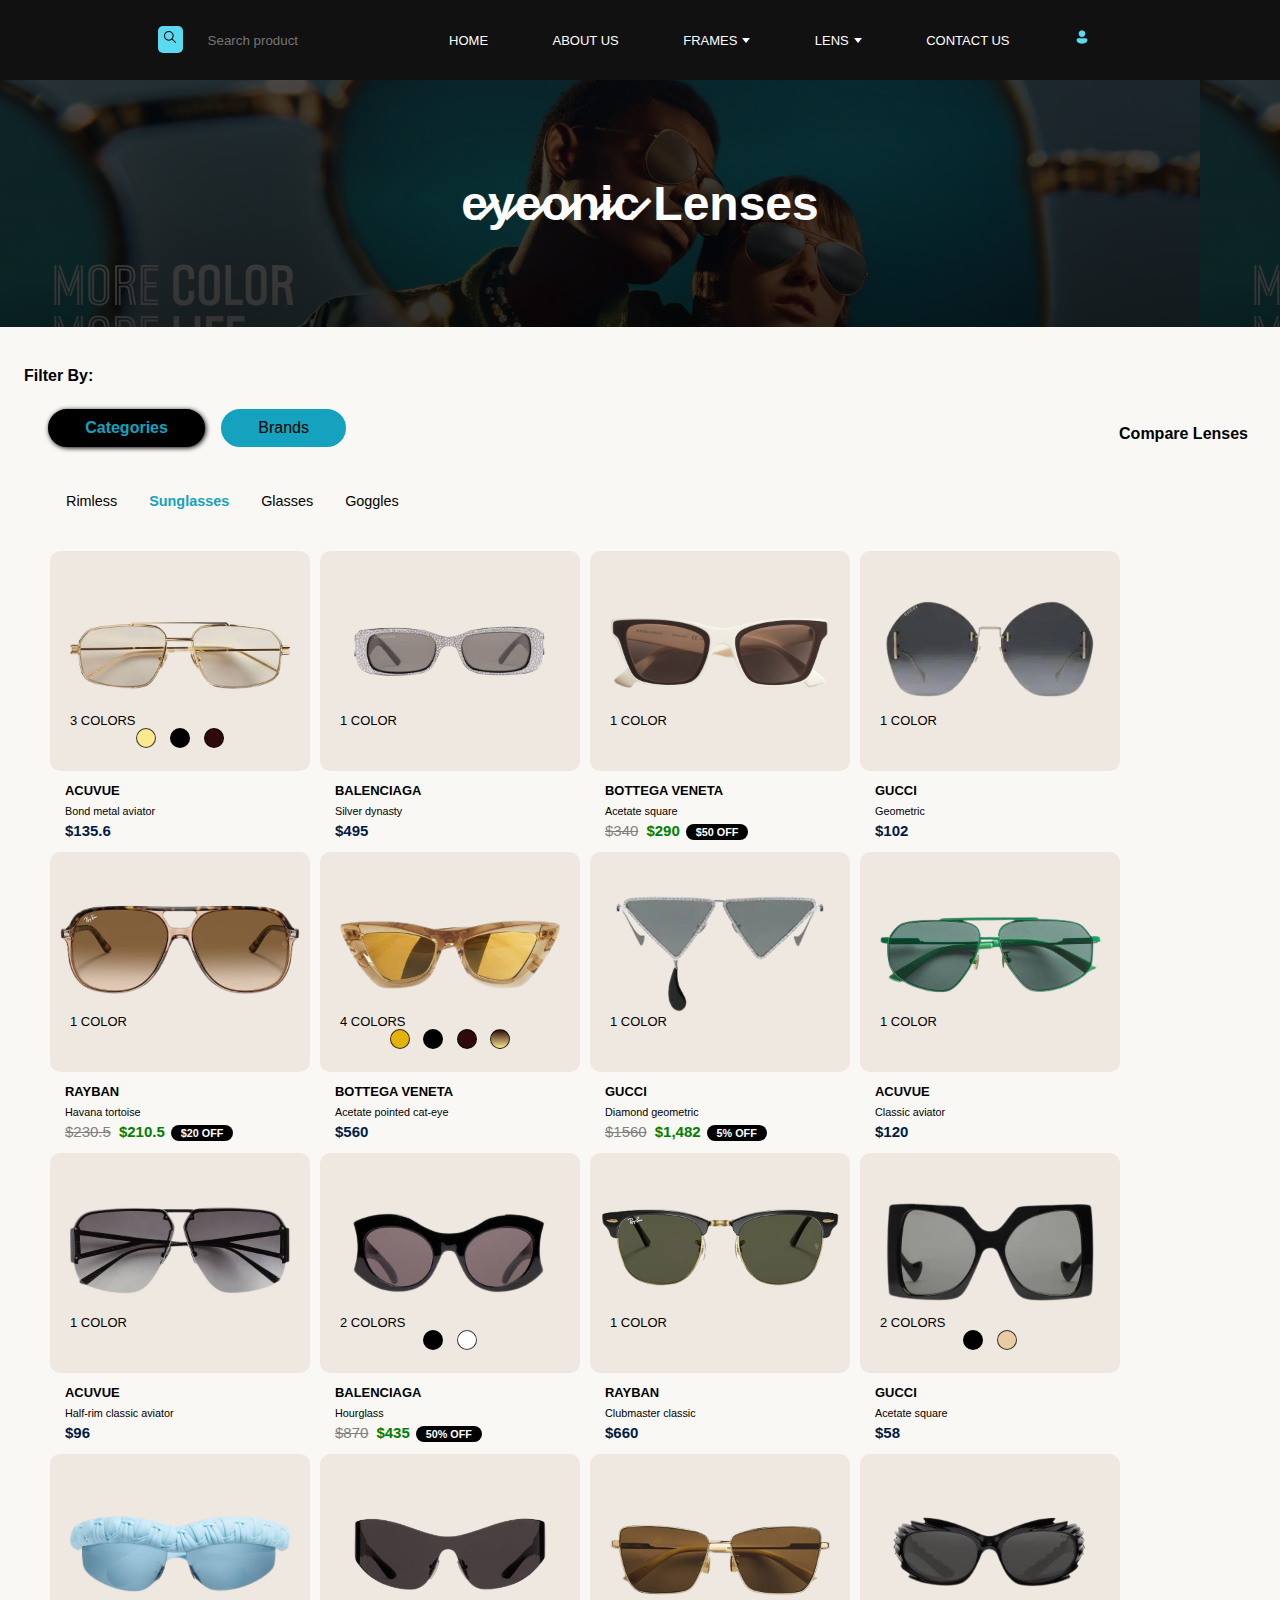
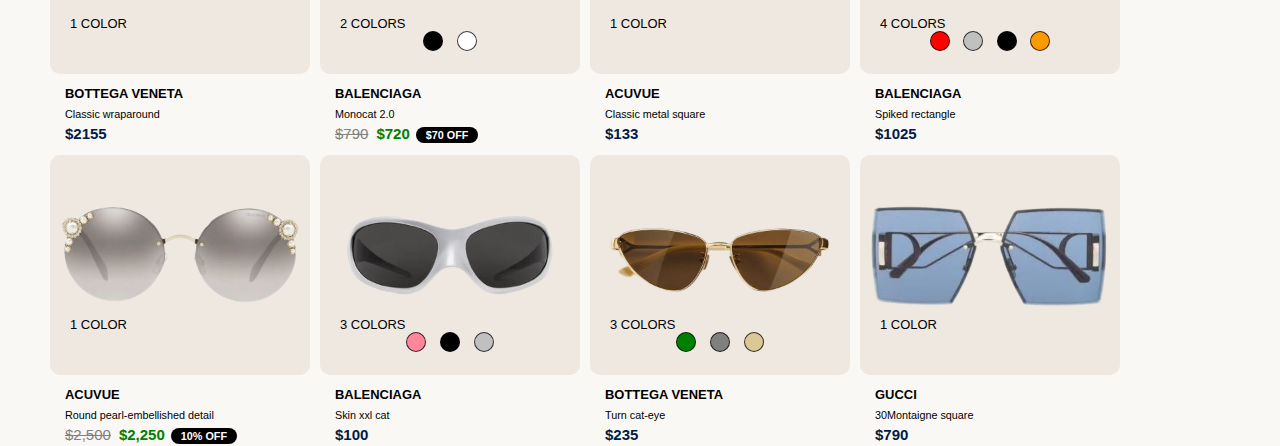
<file: Eyeonic/lens.html>
<!DOCTYPE html>
<html lang="en">
<head>
    <meta charset="UTF-8">
    <link rel="stylesheet" href="styles.css">
    <script src="data.js" defer></script>
    <title>Lens</title>
    <style>
        .nav ul{
            margin-right:12.5%;
        }
    </style>  
</head>
<body>
    
    <!--navbar/menu-->    
    <nav class="nav">
        <input type="checkbox" id="menu">
        <label for="menu" class="checkbtn"><img src="images/icons8_Menu.ico" alt=""></label>
        <ul id="navigation">
            <li class="nav-item search">
                <label for="search"><img src="images/icons8_search_16.png" alt=""></label>
                <input type="search" id="search" placeholder="Search product">
                <div class="search_box">
                    
                </div>
            </li>
            <li class="nav-item  link"><a class="active" href="index.html">HOME</a></li>
            <li class="nav-item link"><a href="aboutus.html">ABOUT US</a></li>
            <li class="nav-item"><div class="dropdown"><span class="dropdown-text">FRAMES</span><div class="caret"></div></div>
                <ul class="dropdown-item" style="left:50%;">
                    <li>
                        <div>Frames of all fits, sizes, and styles! Your perfect fit is just a click away.<a class="dropdown-link" href="frames.html">View more...</a></div>
                    </li>
                </ul>
            </li>
            <li class="nav-item"><div class="dropdown"><span class="dropdown-text">LENS</span><div class="caret"></div></div>
                <ul class="dropdown-item" style="left:60%;">
                    <li>
                        <div>Find lens of different categories. Prescription is readily available for all brands and types. <span><a class="dropdown-link" href="lens.html">View more...</a></span></div>
                    </li>
                </ul>
            </li>
            <li class="nav-item link"><a href="contactus.html">CONTACT US</a></li>
            <li class="nav-item login"><a href="login.html" title="Login"><img src="images/icons8_user_16.png" alt=""></a>
            </li>
        </ul>       
            
    </nav>







    <!--banner-->
    <div class="banner" style="background:linear-gradient(rgba(0,0,0,0.7),rgba(0,0,0,0.8)),url('images/raybanbanner(1).jpg')">
        <p>e̷y̷e̷o̷n̷i̷c̷  Lenses</p>
    </div>



    <!--filters-->
    <p>Filter By:</p>
    <p><a href="product_lens_compare.html">Compare Lenses</a></p>
    <div class="filters tabs">
        <input type="radio" class="tab-radio" name="filter" id="filtercat" checked>
        <label for="filtercat" class="buttons" style="margin:1.5em 0em 1em 3.0em;">Categories</label>
        <!--products section-->
        <section class="tab-content frames-section">
            <div class="tabs">


                <!--RIMLESS TAB-->
                <input type="radio" class="tab-radio" name="tab" id="rimless">
                <label for="rimless" class="tab-label">Rimless</label>
                <div class="tab-content grid-frames" id="rimlesscontent">
                    <!--first row for rimless-->
                    <div class="products" data-item="balenciaga">
                        <div style="background-image:url('images/Balenciaga/roundrimless_1_-removebg-preview.png')" class="imgitem"></div>
                        <p>1 COLOR</p>                    
                    </div>
                    <div class="products" data-item="bottega"><div class="imgitem" style="background-image:url('images/Bottega/rimlessmetal_1_-removebg-preview.png');"></div><p>1 COLOR</p></div>
                    <div class="products" data-item="acuvue"><div class="imgitem" style="background-image:url('images/Acuvue/rimlessacu_1_-removebg-preview.png');"></div><p>1 COLOR</p></div>
                    <div class="products" data-item="gucci"><div class="imgitem" style="background-image:url('images/Gucci/goldrimless_1_-removebg-preview.png');"></div><p>1 COLOR</p></div>
                    
                    <!--first row description-->
                    <div class="description"><p><span class="brand">BALENCIAGA</span><br><small><input type="checkbox" class="check1" id="rrimdeets"><label for="rrimdeets">Round rimless</label><iframe src="https://onedrive.live.com/embed?resid=87CA0B21D3FA6475%21145&amp;authkey=!ANZsNvPGGJd99cI&amp;em=2" frameborder="0"></iframe><span class="tooltipText">Click to view product details</span><br><span class="price">$135.6</span></small></p></div>
                    <div class="description"><p><span class="brand">BOTTEGA VENETA</span><br><small><input type="checkbox" class="check1" id="rimmetdeets"><label for="rimmetdeets">Rimless metal</label><iframe src="https://onedrive.live.com/embed?resid=87CA0B21D3FA6475%21145&amp;authkey=!ANZsNvPGGJd99cI&amp;em=2" frameborder="0"></iframe><span class="tooltipText">Click to view product details</span><br><span class="price">$495</span></small></p></div>
                    <div class="description"><p><span class="brand">ACUVUE</span><br><small><input type="checkbox" class="check1" id="rimdeets"><label for="rimdeets">Rimless</label><iframe src="https://onedrive.live.com/embed?resid=87CA0B21D3FA6475%21145&amp;authkey=!ANZsNvPGGJd99cI&amp;em=2" frameborder="0"></iframe><span class="tooltipText">Click to view product details</span><br><span class="oldprice">$340</span>  <span class="newprice">$290</span> <span class="discount">$50 OFF</span></small></p></div>
                    <div class="description"><p><span class="brand">GUCCI</span><br><small><input type="checkbox" class="check1" id="goldrimdeets"><label for="goldrimdeets">Gold rimless</label><iframe src="https://onedrive.live.com/embed?resid=87CA0B21D3FA6475%21145&amp;authkey=!ANZsNvPGGJd99cI&amp;em=2" frameborder="0"></iframe><span class="tooltipText">Click to view product details</span><br><span class="price">$102</span></small></p></div>

                    <!--second row for rimless-->
                    <div class="products" data-item="rayban"><div class="imgitem" style="background-image:url('images/Rayban/ovalrimless_1_-removebg-preview.png');"></div><p>1 COLOR</p></div>
                    <div class="products" data-item="gucci">
                        <div class="imgitem" style="background-image:url('images/Gucci/goldhalfrimrect_1_-removebg-preview.png');"></div>
                        <p>1 COLOR</p>
                    </div>
                    <div  class="products" data-item="rayban"><div class="imgitem" style="background-image:url('images/Rayban/rimlesssqu_1_-removebg-preview.png');"></div><p>1 COLOR</p></div>
                    <div class="products" data-item="acuvue"><div class="imgitem" style="background-image:url('images/Acuvue/rectanglerimless_1_-removebg-preview.png');"></div><p>1 COLOR</p></div>
                    
                    <!--second row description-->
                    <div class="description"><p><span class="brand">RAYBAN</span><br><small><input type="checkbox" class="check1" id="ovalrimdeets"><label for="ovalrimdeets">Oval rimless</label><iframe src="https://onedrive.live.com/embed?resid=87CA0B21D3FA6475%21145&amp;authkey=!ANZsNvPGGJd99cI&amp;em=2" frameborder="0"></iframe><span class="tooltipText">Click to view product details</span><br><span class="oldprice">$230.5</span>  <span class="newprice">$210.5</span> <span class="discount">$20 OFF</span></small></p></div>
                    <div class="description"><p><span class="brand">GUCCI</span><br><small><input type="checkbox" class="check1" id="ghrimdeets"><label for="ghrimdeets">Gold half-rim rectangle</label><iframe src="https://onedrive.live.com/embed?resid=87CA0B21D3FA6475%21145&amp;authkey=!ANZsNvPGGJd99cI&amp;em=2" frameborder="0"></iframe><span class="tooltipText">Click to view product details</span><br><span class="price">$560</span></small></p></div>
                    <div class="description"><p><span class="brand">RAYBAN</span><br><small><input type="checkbox" name="frames" class="check1" id="deets"><label for="deets">Square rimless</label><iframe src="https://onedrive.live.com/embed?resid=87CA0B21D3FA6475%21139&amp;authkey=!AJEk24rBF8jh8A0&amp;em=2" frameborder="0"></iframe><span class="tooltipText">Click to view product details</span><br><span class="oldprice">$1560</span>  <span class="newprice">$1,482</span> <span class="discount">5% OFF</span></small></p></div>
                    <div class="description"><p><span class="brand">ACUVUE</span><br><small><input type="checkbox" class="check1" id="rectrimdeets"><label for="rectrimdeets">Rectangle rimless</label><iframe src="https://onedrive.live.com/embed?resid=87CA0B21D3FA6475%21145&amp;authkey=!ANZsNvPGGJd99cI&amp;em=2" frameborder="0"></iframe><span class="tooltipText">Click to view product details</span><br><span class="price">$120</span></small></p></div>

                    <!--third row for rimless-->
                    <div class="products" data-item="balenciaga"><div class="imgitem" style="background-image:url('images/Balenciaga/rimless__1_-removebg-preview.png');"></div><p>1 COLOR</p></div>
                    <div class="products" data-item="bottega">
                        <div class="imgitem" style="background-image:url('images/Bottega/silvertrinity_1_-removebg-preview.png');"></div>
                        <p>1 COLOR</p>
                    </div>
                    <div class="products" data-item="gucci"><div  class="imgitem" style="background-image:url('images/Gucci/rimlessrect_1_-removebg-preview.png');"></div><p>1 COLOR</p></div>
                    <div class="products" data-item="gucci">
                        <div class="imgitem" style="background-image:url('images/Gucci/half-rimaviatormetal-removebg-preview.png');"></div>
                        <p>1 COLOR</p>
                    </div>
                    
                    <!--third row description-->
                    <div class="description"><p><span class="brand">BALENCIAGA</span><br><small><input type="checkbox" class="check1" id="rimrectdeets"><label for="rimrectdeets">Rimless rectangle</label><iframe src="https://onedrive.live.com/embed?resid=87CA0B21D3FA6475%21145&amp;authkey=!ANZsNvPGGJd99cI&amp;em=2" frameborder="0"></iframe><span class="tooltipText">Click to view product details</span><br><span class="price">$96</span></small></p></div>
                    <div class="description"><p><span class="brand">BOTTEGA VENETA</span><br><small><input type="checkbox" class="check1" id="siltrideets"><label for="siltrideets">Silver trinity</label><iframe src="https://onedrive.live.com/embed?resid=87CA0B21D3FA6475%21145&amp;authkey=!ANZsNvPGGJd99cI&amp;em=2" frameborder="0"></iframe><span class="tooltipText">Click to view product details</span><br><span class="oldprice">$870</span>  <span class="newprice">$435</span> <span class="discount">50% OFF</span></small></p></div>
                    <div class="description"><p><span class="brand">GUCCI</span><br><small><input type="checkbox" class="check1" id="rimrect1deets"><label for="rimrect1deets">Rimless rectangle</label><iframe src="https://onedrive.live.com/embed?resid=87CA0B21D3FA6475%21145&amp;authkey=!ANZsNvPGGJd99cI&amp;em=2" frameborder="0"></iframe><span class="tooltipText">Click to view product details</span><br><span class="price">$660</span></small></p></div>
                    <div class="description"><p><span class="brand">GUCCI</span><br><small><input type="checkbox" class="check1" id="hrimavideets"><label for="hrimavideets">Half-rim aviator</label><iframe src="https://onedrive.live.com/embed?resid=87CA0B21D3FA6475%21145&amp;authkey=!ANZsNvPGGJd99cI&amp;em=2" frameborder="0"></iframe><span class="tooltipText">Click to view product details</span><br><span class="price">$58</span></small></p></div>

                </div>














                <!--SUNGLASSES TAB-->
                <input type="radio" class="tab-radio" name="tab" id="sunglasses" checked>
                <label for="sunglasses" class="tab-label">Sunglasses</label>
                <div class="tab-content grid-frames" id="sunglassescontent">
                    <!--first row for sunglasses-->
                    <div class="products" data-item="acuvue">
                        <div class="product_carousel">
                            <input type="radio" class="product1" name="product" id="i1" checked>
                            <div class="product_carousel_item product_carousel_item-selected" style="background-image:url('images/Acuvue/bondmetalaviatorgold_1_-removebg-preview.png');"></div>
                            <input type="radio" class="product1" name="product" id="i2">
                            <div class="product_carousel_item" style="background-image:url('images/Acuvue/black_1_-removebg-preview.png');"></div>
                            <input type="radio" class="product1" name="product" id="i3">
                            <div class="product_carousel_item" style="background-image:url('images/Acuvue/brown_1_-removebg-preview.png');"></div>
                            <div class="product_carousel_nav">                            
                                <label for="i1" style="background-color:#fae98f;"></label>                            
                                <label for="i2" style="background-color:#000000;"></label>                            
                                <label for="i3" style="background-color:rgb(46, 10, 10);"></label>
                            </div>
                        </div>
                        <p>3 COLORS</p>                    
                    </div>
                    <div class="products" data-item="balenciaga"><div class="imgitem" style="background-image:url('images/Balenciaga/dynasty_1_-removebg-preview.png');"></div><p>1 COLOR</p></div>
                    <div class="products" data-item="bottega"><div class="imgitem" style="background-image:url('images/Bottega/acetatesqusunglasses_1_-removebg-preview.png');"></div><p>1 COLOR</p></div>
                    <div class="products" data-item="gucci"><div class="imgitem" style="background-image:url('images/Gucci/geometricsunglasses_1_-removebg-preview.png');"></div><p>1 COLOR</p></div>
                    
                    <!--first row description-->
                    <div class="description"><p><span class="brand">ACUVUE</span><br><small><input type="checkbox" class="check1" id="bondmetaldeets"><label for="bondmetaldeets">Bond metal aviator</label><iframe src="https://onedrive.live.com/embed?resid=87CA0B21D3FA6475%21145&amp;authkey=!ANZsNvPGGJd99cI&amp;em=2" frameborder="0"></iframe><span class="tooltipText">Click to view product details</span><br><span class="price">$135.6</span></small></p></div>
                    <div class="description"><p><span class="brand">BALENCIAGA</span><br><small><input type="checkbox" class="check1" id="sildyndeets"><label for="sildyndeets">Silver dynasty</label><iframe src="https://onedrive.live.com/embed?resid=87CA0B21D3FA6475%21145&amp;authkey=!ANZsNvPGGJd99cI&amp;em=2" frameborder="0"></iframe><span class="tooltipText">Click to view product details</span><br><span class="price">$495</span></small></p></div>
                    <div class="description"><p><span class="brand">BOTTEGA VENETA</span><br><small><input type="checkbox" class="check1" id="acesqudeets"><label for="acesqudeets">Acetate square</label><iframe src="https://onedrive.live.com/embed?resid=87CA0B21D3FA6475%21145&amp;authkey=!ANZsNvPGGJd99cI&amp;em=2" frameborder="0"></iframe><span class="tooltipText">Click to view product details</span><br><span class="oldprice">$340</span>  <span class="newprice">$290</span> <span class="discount">$50 OFF</span></small></p></div>
                    <div class="description"><p><span class="brand">GUCCI</span><br><small><input type="checkbox" class="check1" id="geodeets"><label for="geodeets">Geometric</label><iframe src="https://onedrive.live.com/embed?resid=87CA0B21D3FA6475%21145&amp;authkey=!ANZsNvPGGJd99cI&amp;em=2" frameborder="0"></iframe><span class="tooltipText">Click to view product details</span><br><span class="price">$102</span></small></p></div>

                    <!--second row-->
                    <div class="products" data-item="rayban"><div class="imgitem" style="background-image:url('images/Rayban/havanaontransparentbrowntortoise_1_-removebg-preview.png');"></div><p>1 COLOR</p></div>
                    <div class="products" data-item="bottega">
                        <div class="product_carousel">
                            <input type="radio" class="product2" name="products" id="it1" checked>
                            <div class="product_carousel_item" style="background-image:url('images/Bottega/angleacetatepointedcateye_1_-removebg-preview.png');"></div>
                            <input type="radio" class="product2" name="products" id="it2">
                            <div class="product_carousel_item" style="background-image:url('images/Bottega/black_1_-removebg-preview.png');"></div>
                            <input type="radio" class="product2" name="products" id="it3">
                            <div class="product_carousel_item" style="background-image:url('images/Bottega/brown_1_-removebg-preview.png');"></div>
                            <input type="radio" class="product2" name="products" id="it4">
                            <div class="product_carousel_item" style="background-image:url('images/Bottega/havana_1_-removebg-preview.png');"></div>
                            <div class="product_carousel_nav">                            
                                <label for="it1" style="background-color:#e4b20d;"></label>                            
                                <label for="it2" style="background-color:#000000;"></label>                            
                                <label for="it3" style="background-color:rgb(46, 10, 10);"></label>
                                <label for="it4" style="background-image:linear-gradient(180deg,rgb(46, 10, 10),#fae98f);"></label>
                            </div>
                        </div>
                        <p>4 COLORS</p>
                    </div>
                    <div  class="products" data-item="gucci"><div class="imgitem" style="background-image:url('images/Gucci/diamondgeometric_1_-removebg-preview.png');"></div><p>1 COLOR</p></div>
                    <div class="products" data-item="acuvue"><div class="imgitem" style="background-image:url('images/Acuvue/classicaviator_1_-removebg-preview.png');"></div><p>1 COLOR</p></div>
                    
                    <!--second row description-->
                    <div class="description"><p><span class="brand">RAYBAN</span><br><small><input type="checkbox" class="check1" id="havtordeets"><label for="havtordeets">Havana tortoise</label><iframe src="https://onedrive.live.com/embed?resid=87CA0B21D3FA6475%21145&amp;authkey=!ANZsNvPGGJd99cI&amp;em=2" frameborder="0"></iframe><span class="tooltipText">Click to view product details</span><br><span class="oldprice">$230.5</span>  <span class="newprice">$210.5</span> <span class="discount">$20 OFF</span></small></p></div>
                    <div class="description"><p><span class="brand">BOTTEGA VENETA</span><br><small><input type="checkbox" class="check1" id="acecatdeets"><label for="acecatdeets">Acetate pointed cat-eye</label><iframe src="https://onedrive.live.com/embed?resid=87CA0B21D3FA6475%21145&amp;authkey=!ANZsNvPGGJd99cI&amp;em=2" frameborder="0"></iframe><span class="tooltipText">Click to view product details</span><br><span class="price">$560</span></small></p></div>
                    <div class="description"><p><span class="brand">GUCCI</span><br><small><input type="checkbox" class="check1" id="diageodeets"><label for="diageodeets">Diamond geometric</label><iframe src="https://onedrive.live.com/embed?resid=87CA0B21D3FA6475%21145&amp;authkey=!ANZsNvPGGJd99cI&amp;em=2" frameborder="0"></iframe><span class="tooltipText">Click to view product details</span><br><span class="oldprice">$1560</span>  <span class="newprice">$1,482</span> <span class="discount">5% OFF</span></small></p></div>
                    <div class="description"><p><span class="brand">ACUVUE</span><br><small><input type="checkbox" class="check1" id="claavydeets"><label for="clavydeets">Classic aviator</label><iframe src="https://onedrive.live.com/embed?resid=87CA0B21D3FA6475%21145&amp;authkey=!ANZsNvPGGJd99cI&amp;em=2" frameborder="0"></iframe><span class="tooltipText">Click to view product details</span><br><span class="price">$120</span></small></p></div>

                    <!--third row-->
                    <div class="products" data-item="acuvue"><div class="imgitem" style="background-image:url('images/Acuvue/classicavy_1_-removebg-preview.png');"></div><p>1 COLOR</p></div>
                    <div class="products" data-item="balenciaga">
                        <div class="product_carousel">
                            <input type="radio" class="product2" name="product1" id="ite1" checked>
                            <div class="product_carousel_item" style="background-image:url('images/Balenciaga/hourglasssunglasses_1_-removebg-preview.png');"></div>
                            <input type="radio" class="product2" name="product1" id="ite2">
                            <div class="product_carousel_item" style="background-image:url('images/Balenciaga/white_1_-removebg-preview.png');"></div>
                            <div class="product_carousel_nav">                            
                                <label for="ite1" style="background-color:#000000;"></label>                            
                                <label for="ite2" style="background-color:#ffffff;"></label>                            
                                
                            </div>
                        </div>
                        <p>2 COLORS</p>
                    </div>
                    <div class="products" data-item="rayban"><div class="imgitem" style="background-image:url('images/Rayban/clubmasterclassic_1_-removebg-preview.png');"></div><p>1 COLOR</p></div>
                    <div class="products" data-item="gucci">
                        <div class="product_carousel">
                            <input type="radio" class="product2" name="products1" id="item1" checked>
                            <div class="product_carousel_item" style="background-image:url('images/Gucci/blackacetatesqu_1_-removebg-preview.png');"></div>
                            <input type="radio" class="product2" name="products1" id="item2">
                            <div class="product_carousel_item" style="background-image:url('images/Gucci/squareframe_1_-removebg-preview.png');"></div>
                            <div class="product_carousel_nav">                            
                                <label for="item1" style="background-color:#000000;"></label>                            
                                <label for="item2" style="background-color:#e9cca4;"></label>                            
                                
                            </div>
                        </div>
                        <p>2 COLORS</p>
                    </div>
                    
                    <!--third row description-->
                    <div class="description"><p><span class="brand">ACUVUE</span><br><small><a href="">Half-rim classic aviator</a><span class="tooltipText">Click to download product details</span><br><span class="price">$96</span></small></p></div>
                    <div class="description"><p><span class="brand">BALENCIAGA</span><br><small><a href="">Hourglass</a><span class="tooltipText">Click to download product details</span><br><span class="oldprice">$870</span>  <span class="newprice">$435</span> <span class="discount">50% OFF</span></small></p></div>
                    <div class="description"><p><span class="brand">RAYBAN</span><br><small><a href="">Clubmaster classic</a><span class="tooltipText">Click to download product details</span><br><span class="price">$660</span></small></p></div>
                    <div class="description"><p><span class="brand">GUCCI</span><br><small><a href="">Acetate square</a><span class="tooltipText">Click to download product details</span><br><span class="price">$58</span></small></p></div>

                    <!--fourth row-->
                    <div class="products" data-item="bottega"><div class="imgitem" style="background-image:url('images/Bottega/classicwraparound_1_-removebg-preview.png');"></div><p>1 COLOR</p></div>
                    <div class="products" data-item="balenciaga">
                        <div class="product_carousel">
                            <input type="radio" class="product2" name="products2" id="item_1" checked>
                            <div class="product_carousel_item" style="background-image:url('images/Balenciaga/monocat2.0sunglasses_1_-removebg-preview.png');"></div>
                            <input type="radio" class="product2" name="products2" id="item_2">
                            <div class="product_carousel_item" style="background-image:url('images/Balenciaga/monocat2.0_1_-removebg-preview.png');"></div>
                            <div class="product_carousel_nav">                            
                                <label for="item_1" style="background-color:#000000;"></label>                            
                                <label for="item_2" style="background-color:#ffffff;"></label>                            
                                
                            </div>
                        </div>
                        <p>2 COLORS</p>
                    </div>
                    <div class="products" data-item="acuvue"><div class="imgitem" style="background-image:url('images/Acuvue/classicmetalsqu_1_-removebg-preview.png');"></div><p>1 COLOR</p></div>
                    <div class="products" data-item="balenciaga">
                        <div class="product_carousel">
                            <input type="radio" class="product2" name="products4" id="item__1" checked>
                            <div class="product_carousel_item" style="background-image:url('images/Balenciaga/red-removebg-preview.png');"></div>
                            <input type="radio" class="product2" name="products4" id="item__2">
                            <div class="product_carousel_item" style="background-image:url('images/Balenciaga/silverrect_1_-removebg-preview.png');"></div>
                            <input type="radio" class="product2" name="products4" id="item__3" checked>
                            <div class="product_carousel_item" style="background-image:url('images/Balenciaga/black_1_-removebg-preview.png');"></div>
                            <input type="radio" class="product2" name="products4" id="item__4">
                            <div class="product_carousel_item" style="background-image:url('images/Balenciaga/spikerectsunglasses_1_-removebg-preview.png');"></div>
                            <div class="product_carousel_nav">                            
                                <label for="item__1" style="background-color:red;"></label>                            
                                <label for="item__2" style="background-color:silver;"></label>                    <label for="item__3" style="background-color:#000000;"></label>                            
                                <label for="item__4" style="background-color:rgb(255, 153, 0);"></label>                      
                                
                            </div>
                        </div>
                        <p>4 COLORS</p>
                    </div>
                
                    <!--fourth row description-->
                    <div class="description"><p><span class="brand">BOTTEGA VENETA</span><br><small><a href="">Classic wraparound</a><span class="tooltipText">Click to download product details</span><br><span class="price">$2155</span></small></p></div>
                    <div class="description"><p><span class="brand">BALENCIAGA</span><br><small><a href="">Monocat 2.0</a><span class="tooltipText">Click to download product details</span><br><span class="oldprice">$790</span>  <span class="newprice">$720</span> <span class="discount">$70 OFF</span></small></p></div>
                    <div class="description"><p><span class="brand">ACUVUE</span><br><small><a href="">Classic metal square</a><span class="tooltipText">Click to download product details</span><br><span class="price">$133</span></small></p></div>
                    <div class="description"><p><span class="brand">BALENCIAGA</span><br><small><a href="">Spiked rectangle</a><span class="tooltipText">Click to download product details</span><br><span class="price">$1025</span></small></p></div>

                    <!--fifth row-->
                    <div class="products" data-item="acuvue"><div class="imgitem" style="background-image:url('images/Acuvue/pearl-embellisheddetail_1_-removebg-preview.png');"></div><p>1 COLOR</p></div>
                    <div class="products">
                        <div class="product_carousel" data-item="balenciaga">
                            <input type="radio" class="product2" name="products5" id="item___1" checked>
                            <div class="product_carousel_item" style="background-image:url('images/Balenciaga/skinxxlcatsunglasses_1_-removebg-preview.png');"></div>
                            <input type="radio" class="product2" name="products5" id="item___2">
                            <div class="product_carousel_item" style="background-image:url('images/Balenciaga/blackxxlcat_1_-removebg-preview.png');"></div>
                            <input type="radio" class="product2" name="products5" id="item___3" checked>
                            <div class="product_carousel_item" style="background-image:url('images/Balenciaga/silverxxl_1_-removebg-preview.png');"></div>
                            <div class="product_carousel_nav">                            
                                <label for="item___1" style="background-color:rgb(255, 133, 153);"></label>                            
                                <label for="item___2" style="background-color:#000;"></label>                    <label for="item___3" style="background-color:silver;"></label>                            
                                            
                                
                            </div>
                        </div>
                        <p>3 COLORS</p>
                    </div>
                    <div class="products" data-item="bottega">
                        <div class="product_carousel">
                            <input type="radio" class="product2" name="products6" id="items___1" checked>
                            <div class="product_carousel_item" style="background-image:url('images/Bottega/green_1_-removebg-preview.png');"></div> 
                            <input type="radio" class="product2" name="products6" id="items___2">
                            <div class="product_carousel_item" style="background-image:url('images/Bottega/turncateyegreyruthenium_1_-removebg-preview.png');"></div>
                            <input type="radio" class="product2" name="products6" id="items___3" checked>
                            <div class="product_carousel_item" style="background-image:url('images/Bottega/gold_1_-removebg-preview.png');"></div>
                            <div class="product_carousel_nav">                            
                                <label for="items___1" style="background-color:green;"></label>                            
                                <label for="items___2" style="background-color:grey;"></label>                    <label for="items___3" style="background-color:rgb(220, 200, 151);"></label>                            
                                            
                                
                            </div>
                        </div>
                        <p>3 COLORS</p>
                    </div>
                    <div class="products" data-item="gucci"><div class="imgitem" style="background-image:url('images/Gucci/montaignesquare_1_-removebg-preview.png');"></div><p>1 COLOR</p></div>

                    <!--fifth row description-->
                    <div class="description"><p><span class="brand">ACUVUE</span><br><small><a href="">Round pearl-embellished detail</a><span class="tooltipText">Click to download product details</span><br><span class="oldprice">$2,500</span>  <span class="newprice">$2,250</span> <span class="discount">10% OFF</span></small></p></div>
                    <div class="description"><p><span class="brand">BALENCIAGA</span><br><small><a href="">Skin xxl cat</a><span class="tooltipText">Click to download product details</span><br><span class="price">$100</span></small></p></div>
                    <div class="description"><p><span class="brand">BOTTEGA VENETA</span><br><small><a href="">Turn cat-eye</a><span class="tooltipText">Click to download product details</span><br><span class="price">$235</span></small></p></div>
                    <div class="description"><p><span class="brand">GUCCI</span><br><small><a href="">30Montaigne square</a><span class="tooltipText">Click to download product details</span><br><span class="price">$790</span></small></p></div>

                </div>











                <!--GLASSES SECTION-->
                <input type="radio" class="tab-radio" name="tab" id="glasses">
                <label for="glasses" class="tab-label">Glasses</label>
                <div class="tab-content grid-frames">
                    <!--first row of glasses-->
                    <div class="products" data-item="balenciaga">
                        <div class="product_carousel">
                            <input type="radio" name="glassesproduct" id="glassesi1" checked>
                            <div class="product_carousel_item" style="background-image:url('images/Balenciaga/blackgeo_1_-removebg-preview.png');"></div>
                            <input type="radio" name="glassesproduct" id="glassesi2">
                            <div class="product_carousel_item" style="background-image:url('images/Balenciaga/oversizedgeometricframe_1_-removebg-preview.png');"></div>
                            <div class="product_carousel_nav">                            
                                <label for="glassesi1" style="background-color:#000000;"></label>                            
                                <label for="glassesi2" style="background-color:#ab2020;"></label>                            
                                
                            </div>
                        </div>
                        <p>2 COLORS</p>                    
                    </div>
                    <div class="products" data-item="acuvue"><div class="imgitem" style="background-image:url('images/Acuvue/logoplaque_1_-removebg-preview.png');"></div><p>1 COLOR</p></div>
                    <div class="products" data-item="gucci"><div class="imgitem" style="background-image:url('images/Gucci/horsebit_1_-removebg-preview.png');"></div><p>1 COLOR</p></div>
                    <div class="products" data-item="rayban"><div class="imgitem" style="background-image:url('images/Rayban/irisoptics_1_-removebg-preview.png');"></div><p>1 COLOR</p></div>
                    
                    <!--first row description-->
                    <div class="description"><p><span class="brand">BALENCIAGA</span><br><small><input type="checkbox" class="check1" id="overgeodeets"><label for="overgeodeets">Oversized geometric</label><iframe src="https://onedrive.live.com/embed?resid=87CA0B21D3FA6475%21145&amp;authkey=!ANZsNvPGGJd99cI&amp;em=2" frameborder="0"></iframe><span class="tooltipText">Click to view product details</span><br><span class="price">$135.6</span></small></p></div>
                    <div class="description"><p><span class="brand">ACUVUE</span><br><small><input type="checkbox" class="check1" id="logopdeets"><label for="logopdeets">Logo plaqued</label><iframe src="https://onedrive.live.com/embed?resid=87CA0B21D3FA6475%21145&amp;authkey=!ANZsNvPGGJd99cI&amp;em=2" frameborder="0"></iframe><span class="tooltipText">Click to view product details</span><br><span class="price">$495</span></small></p></div>
                    <div class="description"><p><span class="brand">GUCCI</span><br><small><input type="checkbox" class="check1" id="horsebitdeets"><label for="horsebitdeets">Horsebit</label><iframe src="https://onedrive.live.com/embed?resid=87CA0B21D3FA6475%21145&amp;authkey=!ANZsNvPGGJd99cI&amp;em=2" frameborder="0"></iframe><span class="tooltipText">Click to view product details</span><br><span class="oldprice">$340</span>  <span class="newprice">$290</span> <span class="discount">$50 OFF</span></small></p></div>
                    <div class="description"><p><span class="brand">RAYBAN</span><br><small><a href="">Iris optical</a><span class="tooltipText">Click to download product details</span><br><span class="price">$102</span></small></p></div>

                    <!--second row of glasses-->
                    <div class="products" data-item="bottega"><div class="imgitem" style="background-image:url('images/Bottega/tortoiseshellroundframe_1_-removebg-preview.png');"></div><p>1 COLOR</p></div>
                    <div class="products" data-item="rayban">
                        <div class="imgitem" style="background-image:url('images/Rayban/square19712_1_-removebg-preview.png');"></div>
                        <p>1 COLOR</p>
                    </div>
                    <div  class="products" data-item="balenciaga"><div class="imgitem" style="background-image:url('images/Balenciaga/BBlogocateye_1_-removebg-preview.png');"></div><p>1 COLOR</p></div>
                    <div class="products" data-item="acuvue"><div class="imgitem" style="background-image:url('images/Acuvue/pilotframe_1_-removebg-preview.png');"></div><p>1 COLOR</p></div>
                    
                    <!--second row description-->
                    <div class="description"><p><span class="brand">BOTTEGA VENETA</span><br><small><a href="">Round tortoise-shell</a><span class="tooltipText">Click to download product details</span><br><span class="oldprice">$230.5</span>  <span class="newprice">$210.5</span> <span class="discount">$20 OFF</span></small></p></div>
                    <div class="description"><p><span class="brand">RAYBAN</span><br><small><a href="">Square 1972</a><span class="tooltipText">Click to download product details</span><br><span class="price">$560</span></small></p></div>
                    <div class="description"><p><span class="brand">BALENCIAGA</span><br><small><a href="">BB logo cat-eye</a><span class="tooltipText">Click to download product details</span><br><span class="oldprice">$1560</span>  <span class="newprice">$1,482</span> <span class="discount">5% OFF</span></small></p></div>
                    <div class="description"><p><span class="brand">ACUVUE</span><br><small><a href="">Pilot</a><span class="tooltipText">Click to download product details</span><br><span class="price">$120</span></small></p></div>

                    <!--third row of glasses-->
                    <div class="products" data-item="gucci"><div class="imgitem" style="background-image:url('images/Gucci/logo-plaquearm_1_-removebg-preview.png');"></div><p>1 COLOR</p></div>
                    <div class="products" data-item="balenciaga">
                        <div class="product_carousel">
                            <input type="radio" name="glassesproduct1" id="glassesite1" checked>
                            <div class="product_carousel_item" style="background-image:url('images/Balenciaga/redgeo_1_-removebg-preview.png');"></div>
                            <input type="radio" name="glassesproduct1" id="glassesite2">
                            <div class="product_carousel_item" style="background-image:url('images/Balenciaga/yellowgeo_1_-removebg-preview.png');"></div>
                            <div class="product_carousel_nav">                            
                                <label for="glassesite1" style="background-color:#c72020;"></label>                            
                                <label for="glassesite2" style="background-color:#edcb34;"></label>                            
                                
                            </div>
                        </div>
                        <p>2 COLORS</p>
                    </div>
                    <div class="products" data-item="bottega"><div class="imgitem" style="background-image:url('images/Bottega/slimsquare_1_-removebg-preview.png');"></div><p>1 COLOR</p></div>
                    <div class="products" data-item="balenciaga">
                        <div class="imgitem" style="background-image:url('images/Balenciaga/geo_1_-removebg-preview.png');"></div>
                        <p>1 COLOR</p>
                    </div>
                    
                    <!--third row description-->
                    <div class="description"><p><span class="brand">GUCCI</span><br><small><a href="">Logo plaque-arm</a><span class="tooltipText">Click to download product details</span><br><span class="price">$96</span></small></p></div>
                    <div class="description"><p><span class="brand">BALENCIAGA</span><br><small><a href="">Geometric</a><span class="tooltipText">Click to download product details</span><br><span class="oldprice">$870</span>  <span class="newprice">$435</span> <span class="discount">50% OFF</span></small></p></div>
                    <div class="description"><p><span class="brand">BOTTEGA VENETA</span><br><small><a href="">Slimsquare</a><span class="tooltipText">Click to download product details</span><br><span class="price">$660</span></small></p></div>
                    <div class="description"><p><span class="brand">BALENCIAGA</span><br><small><a href="">Curved geometric</a><span class="tooltipText">Click to download product details</span><br><span class="price">$58</span></small></p></div>

                    
                </div>













                <!--GOGGLES SECTION-->            
                <input type="radio" class="tab-radio" name="tab" id="goggles">
                <label for="goggles" class="tab-label">Goggles</label>
                <div class="tab-content grid-frames">
                    <!--first row of goggles-->
                    <div class="products" data-item="acuvue"><div class="imgitem" style="background-image:url('images/Acuvue/cobaltgoggles_1_-removebg-preview.png');"></div><p>1 COLOR</p></div>
                    <div class="products" data-item="balenciaga">
                        <div class="product_carousel">
                            <input type="radio" name="gogglesproduct" id="gogglesi1" checked>
                            <div class="product_carousel_item" style="background-image:url('images/Balenciaga/huuborangegoggles_1_-removebg-preview.png');"></div>
                            <input type="radio" name="gogglesproduct" id="gogglesi2">
                            <div class="product_carousel_item" style="background-image:url('images/Balenciaga/thomaslurzgoggles_1_-removebg-preview.png');"></div>
                            <div class="product_carousel_nav">                            
                                <label for="gogglesi1" style="background-color:#de320f;"></label>                            
                                <label for="gogglesi2" style="background-color:#69a4be;"></label>                            
                                
                            </div>
                        </div>
                        <p>2 COLORS</p>                    
                    </div>
                    <div class="products" data-item="rayban"><div class="imgitem" style="background-image:url('images/Rayban/ambermirrorgoggles_1_-removebg-preview.png');"></div><p>1 COLOR</p></div>
                    <div class="products" data-item="gucci"><div class="imgitem" style="background-image:url('images/Gucci/podium-titanium-goggle-biofuse_1_-removebg-preview.png');"></div><p>1 COLOR</p></div>
                    
                    
                    <!--first row description-->
                    <div class="description"><p><span class="brand">ACUVUE</span><br><small><input type="checkbox" class="check1" id="cob1deets"><label for="cob1deets">Cobalt R1</label><iframe src="https://onedrive.live.com/embed?resid=87CA0B21D3FA6475%21145&amp;authkey=!ANZsNvPGGJd99cI&amp;em=2" frameborder="0"></iframe><span class="tooltipText">Click to view product details</span><br><span class="price">$135.6</span></small></p></div>
                    <div class="description"><p><span class="brand">BALENCIAGA</span><br><small><input type="checkbox" class="check1" id="lurzdeets"><label for="lurzdeets">Lurz goggles</label><iframe src="https://onedrive.live.com/embed?resid=87CA0B21D3FA6475%21145&amp;authkey=!ANZsNvPGGJd99cI&amp;em=2" frameborder="0"></iframe><span class="tooltipText">Click to view product details</span><br><span class="price">$495</span></small></p></div>
                    <div class="description"><p><span class="brand">RAYBAN</span><br><small><input type="checkbox" class="check1" id="amberdeets"><label for="amberdeets">Amber mirror</label><iframe src="https://onedrive.live.com/embed?resid=87CA0B21D3FA6475%21145&amp;authkey=!ANZsNvPGGJd99cI&amp;em=2" frameborder="0"></iframe><span class="tooltipText">Click to view product details</span><br><span class="oldprice">$340</span>  <span class="newprice">$290</span> <span class="discount">$50 OFF</span></small></p></div>
                    <div class="description"><p><span class="brand">GUCCI</span><br><small><input type="checkbox" class="check1" id="biotdeets"><label for="biotdeets">Biofuse titanium</label><iframe src="https://onedrive.live.com/embed?resid=87CA0B21D3FA6475%21145&amp;authkey=!ANZsNvPGGJd99cI&amp;em=2" frameborder="0"></iframe><span class="tooltipText">Click to view product details</span><br><span class="price">$102</span></small></p></div>

                    <!--second row of glasses-->
                    <div class="products" data-item="bottega"><div class="imgitem" style="background-image:url('images/Bottega/HUUB_Altairgoggles_1_-removebg-preview.png');"></div><p>1 COLOR</p></div>
                    <div class="products" data-item="rayban">
                        <div class="imgitem" style="background-image:url('images/Rayban/vermillionmirrorgoggles_1_-removebg-preview.png');"></div>
                        <p>1 COLOR</p>
                    </div>
                    <div class="products" data-item="balenciaga"><div class="imgitem" style="background-image:url('images/Balenciaga/cobaltmirrorgoggles_1_-removebg-preview.png');"></div><p>1 COLOR</p></div>
                    <div class="products" data-item="acuvue"><div class="imgitem" style="background-image:url('images/Acuvue/lightambergoggles_1_-removebg-preview.png');"></div><p>1 COLOR</p></div>
                    
                    <!--second row description-->
                    <div class="description"><p><span class="brand">BOTTEGA VENETA</span><br><small><a href="">Altair goggles</a><span class="tooltipText">Click to download product details</span><br><span class="oldprice">$230.5</span>  <span class="newprice">$210.5</span> <span class="discount">$20 OFF</span></small></p></div>
                    <div class="description"><p><span class="brand">RAYBAN</span><br><small><a href="">Vermillion mirror</a><span class="tooltipText">Click to download product details</span><br><span class="price">$560</span></small></p></div>
                    <div class="description"><p><span class="brand">BALENCIAGA</span><br><small><a href="">Cobalt mirror</a><span class="tooltipText">Click to download product details</span><br><span class="oldprice">$1560</span>  <span class="newprice">$1,482</span> <span class="discount">5% OFF</span></small></p></div>
                    <div class="description"><p><span class="brand">ACUVUE</span><br><small><a href="">Light amber</a><span class="tooltipText">Click to download product details</span><br><span class="price">$120</span></small></p></div>

                    <!--third row of glasses-->
                    <div class="products" data-item="gucci"><div class="imgitem" style="background-image:url('images/Gucci/Zoggs_Predatorgoggles_1_-removebg-preview.png');"></div><p>1 COLOR</p></div>
                    <div class="products" data-item="acuvue">
                        <div class="imgitem" style="background-image:url('images/Acuvue/sparkgoggles_1_-removebg-preview.png');"></div>
                        <p>1 COLOR</p>
                    </div>
                    <div class="products" data-item="bottega"><div class="imgitem" style="background-image:url('images/Bottega/Zone_Vapourgoggles_1_-removebg-preview.png');"></div><p>1 COLOR</p></div>
                    <div class="products" data-item="gucci">
                        <div class="imgitem" style="background-image:url('images/Gucci/F1_COBALT_MIRROR_1600_1_-removebg-preview.png');"></div>
                        <p>1 COLOR</p>
                    </div>
                    
                    <!--third row description-->
                    <div class="description"><p><span class="brand">GUCCI</span><br><small><a href="">Predator</a><span class="tooltipText">Click to download product details</span><br><span class="price">$96</span></small></p></div>
                    <div class="description"><p><span class="brand">ACUVUE</span><br><small><a href="">Spark</a><span class="tooltipText">Click to download product details</span><br><span class="oldprice">$870</span>  <span class="newprice">$435</span> <span class="discount">50% OFF</span></small></p></div>
                    <div class="description"><p><span class="brand">BOTTEGA VENETA</span><br><small><a href="">Vapour</a><span class="tooltipText">Click to download product details</span><br><span class="price">$660</span></small></p></div>
                    <div class="description"><p><span class="brand">BALENCIAGA</span><br><small><a href="">F1 Cobalt mirror</a><span class="tooltipText">Click to download product details</span><br><span class="price">$58</span></small></p></div>
                </div>
            </div>
        </section>    




















        <input type="radio" class="tab-radio" name="filter" id="filterbrand">
        <label for="filterbrand" class="buttons" style="margin:1.5em 0em 1em 1.0em;">Brands</label>
        <!--products section-->
        <section class="tab-content frames-section">
            <div class="tabs">

                <!--ACUVUE SECTION-->
                <input type="radio" class="tab-radio" name="brand" id="acuvue" checked>
                <label for="acuvue" class="tab-label">Acuvue</label>
                <div class="tab-content grid-frames">
                    <!--first row for acuvue-->                   
                    
                    <div class="products" data-item="acuvue"><div class="imgitem" style="background-image:url('images/Acuvue/rimlessacu_1_-removebg-preview.png');"></div><p>1 COLOR</p>
                </div>                 
                    <div class="products" data-item="acuvue"><div class="imgitem" style="background-image:url('images/Acuvue/rectanglerimless_1_-removebg-preview.png');"></div><p>1 COLOR</p></div>                   
                                   
                    
                    <div class="products" data-item="acuvue">
                        <div class="product_carousel">
                            <input type="radio" class="product1" name="acuproduct" id="i_1" checked>
                            <div class="product_carousel_item product_carousel_item-selected" style="background-image:url('images/Acuvue/bondmetalaviatorgold_1_-removebg-preview.png');"></div>
                            <input type="radio" class="product1" name="acuproduct" id="i_2">
                            <div class="product_carousel_item" style="background-image:url('images/Acuvue/black_1_-removebg-preview.png');"></div>
                            <input type="radio" class="product1" name="acuproduct" id="i_3">
                            <div class="product_carousel_item" style="background-image:url('images/Acuvue/brown_1_-removebg-preview.png');"></div>
                            <div class="product_carousel_nav">                            
                                <label for="i_1" style="background-color:#fae98f;"></label>                            
                                <label for="i_2" style="background-color:#000000;"></label>                            
                                <label for="i_3" style="background-color:rgb(46, 10, 10);"></label>
                            </div>
                        </div>
                        <p>3 COLORS</p>                    
                    </div>                   
                    
                    
                    <div class="products" data-item="acuvue"><div class="imgitem" style="background-image:url('images/Acuvue/classicaviator_1_-removebg-preview.png');"></div><p>1 COLOR</p></div>
                  

                    <!--first row description-->
                    <div class="description"><p><span class="brand">ACUVUE</span><br><small><a href="">Bond metal aviator</a><span class="tooltipText">Click to download product details</span><br><span class="price">$135.6</span></small></p></div>
                    <div class="description"><p><span class="brand">ACUVUE</span><br><small><a href="">Rimless</a><span class="tooltipText">Click to download product details</span><br><span class="oldprice">$340</span>  <span class="newprice">$290</span> <span class="discount">$50 OFF</span></small></p></div>
                    <div class="description"><p><span class="brand">ACUVUE</span><br><small><a href="">Rectangle rimless</a><span class="tooltipText">Click to download product details</span><br><span class="price">$120</span></small></p></div>
                    <div class="description"><p><span class="brand">ACUVUE</span><br><small><a href="">Classic aviator</a><span class="tooltipText">Click to download product details</span><br><span class="price">$120</span></small></p></div>

                    
                    <!--second row for acuvue-->
                    <div class="products" data-item="acuvue"><div class="imgitem" style="background-image:url('images/Acuvue/classicavy_1_-removebg-preview.png');"></div><p>1 COLOR</p></div>
                    <div class="products" data-item="acuvue"><div class="imgitem" style="background-image:url('images/Acuvue/classicmetalsqu_1_-removebg-preview.png');"></div><p>1 COLOR</p></div>
                    <div class="products" data-item="acuvue"><div class="imgitem" style="background-image:url('images/Acuvue/pearl-embellisheddetail_1_-removebg-preview.png');"></div><p>1 COLOR</p></div>
                    <div class="products" data-item="acuvue"><div class="imgitem" style="background-image:url('images/Acuvue/logoplaque_1_-removebg-preview.png');"></div><p>1 COLOR</p></div>
                    

                    <!--second row description-->
                    <div class="description"><p><span class="brand">ACUVUE</span><br><small><a href="">Half-rim classic aviator</a><span class="tooltipText">Click to download product details</span><br><span class="price">$96</span></small></p></div>
                    <div class="description"><p><span class="brand">ACUVUE</span><br><small><a href="">Classic metal square</a><span class="tooltipText">Click to download product details</span><br><span class="price">$133</span></small></p></div>
                    <div class="description"><p><span class="brand">ACUVUE</span><br><small><a href="">Round pearl-embellished detail</a><span class="tooltipText">Click to download product details</span><br><span class="oldprice">$2,500</span>  <span class="newprice">$2,250</span> <span class="discount">10% OFF</span></small></p></div>
                    <div class="description"><p><span class="brand">ACUVUE</span><br><small><a href="">Logo plaqued</a><span class="tooltipText">Click to download product details</span><br><span class="price">$495</span></small></p></div>


                    <!--third row for acuvue-->
                    <div class="products" data-item="acuvue"><div class="imgitem" style="background-image:url('images/Acuvue/pilotframe_1_-removebg-preview.png');"></div><p>1 COLOR</p></div>
                    <div class="products" data-item="acuvue"><div class="imgitem" style="background-image:url('images/Acuvue/cobaltgoggles_1_-removebg-preview.png');"></div><p>1 COLOR</p></div>
                    <div class="products" data-item="acuvue"><div class="imgitem" style="background-image:url('images/Acuvue/lightambergoggles_1_-removebg-preview.png');"></div><p>1 COLOR</p></div>
                    <div class="products" data-item="acuvue">
                        <div class="imgitem" style="background-image:url('images/Acuvue/sparkgoggles_1_-removebg-preview.png');"></div>
                        <p>1 COLOR</p>
                    </div>
                    
                    
                    
                    <!--third row description-->
                    <div class="description"><p><span class="brand">ACUVUE</span><br><small><a href="">Pilot</a><span class="tooltipText">Click to download product details</span><br><span class="price">$120</span></small></p></div>
                    <div class="description"><p><span class="brand">ACUVUE</span><br><small><a href="">Cobalt R1</a><span class="tooltipText">Click to download product details</span><br><span class="price">$135.6</span></small></p></div>
                    <div class="description"><p><span class="brand">ACUVUE</span><br><small><a href="">Light amber</a><span class="tooltipText">Click to download product details</span><br><span class="price">$120</span></small></p></div>
                    <div class="description"><p><span class="brand">ACUVUE</span><br><small><a href="">Spark</a><span class="tooltipText">Click to download product details</span><br><span class="oldprice">$870</span>  <span class="newprice">$435</span> <span class="discount">50% OFF</span></small></p></div>
                </div>
                



                    
                    
                   


                <!--BALENCIAGA SECTION-->
                <input type="radio" class="tab-radio" name="brand" id="balenciaga">
                <label for="balenciaga" class="tab-label">Balenciaga</label>
                <div class="tab-content grid-frames">
                    <!--first row for balenciaga-->
                    <div class="products" data-item="balenciaga">
                        <div style="background-image:url('images/Balenciaga/roundrimless_1_-removebg-preview.png')" class="imgitem"></div>
                        <p>1 COLOR</p>                    
                    </div>
                    <div class="products" data-item="balenciaga"><div class="imgitem" style="background-image:url('images/Balenciaga/rimless__1_-removebg-preview.png');"></div><p>1 COLOR</p></div>
                    <div class="products" data-item="balenciaga"><div class="imgitem" style="background-image:url('images/Balenciaga/dynasty_1_-removebg-preview.png');"></div><p>1 COLOR</p></div>
                    <div class="products" data-item="balenciaga">
                        <div class="product_carousel">
                            <input type="radio" class="product2" name="balproduct1" id="balite_1" checked>
                            <div class="product_carousel_item" style="background-image:url('images/Balenciaga/hourglasssunglasses_1_-removebg-preview.png');"></div>
                            <input type="radio" class="product2" name="balproduct1" id="balite_2">
                            <div class="product_carousel_item" style="background-image:url('images/Balenciaga/white_1_-removebg-preview.png');"></div>
                            <div class="product_carousel_nav">                            
                                <label for="balite_1" style="background-color:#000000;"></label>                            
                                <label for="balite_2" style="background-color:#ffffff;"></label>                            
                                
                            </div>
                        </div>
                        <p>2 COLORS</p>
                    </div>


                    <!--first row description-->
                    <div class="description"><p><span class="brand">BALENCIAGA</span><br><small><a href="">Round rimless</a><span class="tooltipText">Click to download product details</span><br><span class="price">$135.6</span></small></p></div>
                    <div class="description"><p><span class="brand">BALENCIAGA</span><br><small><a href="">Rimless rectangle</a><span class="tooltipText">Click to download product details</span><br><span class="price">$96</span></small></p></div>
                    <div class="description"><p><span class="brand">BALENCIAGA</span><br><small><a href="">Silver dynasty</a><span class="tooltipText">Click to download product details</span><br><span class="price">$495</span></small></p></div>
                    <div class="description"><p><span class="brand">BALENCIAGA</span><br><small><a href="">Hourglass</a><span class="tooltipText">Click to download product details</span><br><span class="oldprice">$870</span>  <span class="newprice">$435</span> <span class="discount">50% OFF</span></small></p></div>



                    <!--second row for balenciaga-->
                    <div class="products" data-item="balenciaga">
                        <div class="product_carousel">
                            <input type="radio" class="product2" name="balproducts4" id="balitem__1" checked>
                            <div class="product_carousel_item" style="background-image:url('images/Balenciaga/red-removebg-preview.png');"></div>
                            <input type="radio" class="product2" name="balproducts4" id="balitem__2">
                            <div class="product_carousel_item" style="background-image:url('images/Balenciaga/silverrect_1_-removebg-preview.png');"></div>
                            <input type="radio" class="product2" name="balproducts4" id="balitem__3" checked>
                            <div class="product_carousel_item" style="background-image:url('images/Balenciaga/black_1_-removebg-preview.png');"></div>
                            <input type="radio" class="product2" name="balproducts4" id="balitem__4">
                            <div class="product_carousel_item" style="background-image:url('images/Balenciaga/spikerectsunglasses_1_-removebg-preview.png');"></div>
                            <div class="product_carousel_nav">                            
                                <label for="balitem__1" style="background-color:red;"></label>                            
                                <label for="balitem__2" style="background-color:silver;"></label>                        <label for="balitem__3" style="background-color:#000000;"></label>                            
                                <label for="balitem__4" style="background-color:rgb(255, 153, 0);"></label>                      
                                
                            </div>
                        </div>
                        <p>4 COLORS</p>
                    </div>
                    <div class="products" data-item="balenciaga">
                        <div class="product_carousel">
                            <input type="radio" class="product2" name="balproducts2" id="balitem_1" checked>
                            <div class="product_carousel_item" style="background-image:url('images/Balenciaga/monocat2.0sunglasses_1_-removebg-preview.png');"></div>
                            <input type="radio" class="product2" name="balproducts2" id="balitem_2">
                            <div class="product_carousel_item" style="background-image:url('images/Balenciaga/monocat2.0_1_-removebg-preview.png');"></div>
                            <div class="product_carousel_nav">                            
                                <label for="balitem_1" style="background-color:#000000;"></label>                            
                                <label for="balitem_2" style="background-color:#ffffff;"></label>                            
                                
                            </div>
                        </div>
                        <p>2 COLORS</p>
                    </div>
                    <div class="products" data-item="balenciaga">
                        <div class="product_carousel">
                            <input type="radio" class="product2" name="balproducts5" id="balitem___1" checked>
                            <div class="product_carousel_item" style="background-image:url('images/Balenciaga/skinxxlcatsunglasses_1_-removebg-preview.png');"></div>
                            <input type="radio" class="product2" name="balproducts5" id="balitem___2">
                            <div class="product_carousel_item" style="background-image:url('images/Balenciaga/blackxxlcat_1_-removebg-preview.png');"></div>
                            <input type="radio" class="product2" name="balproducts5" id="balitem___3" checked>
                            <div class="product_carousel_item" style="background-image:url('images/Balenciaga/silverxxl_1_-removebg-preview.png');"></div>
                            <div class="product_carousel_nav">                            
                                <label for="balitem___1" style="background-color:rgb(255, 133, 153);"></label>                            
                                <label for="balitem___2" style="background-color:#000;"></label>                    <label for="balitem___3" style="background-color:silver;"></label>                            
                                            
                                
                            </div>
                        </div>
                        <p>3 COLORS</p>
                    </div>
                    <div class="products" data-item="balenciaga">
                        <div class="product_carousel">
                            <input type="radio" name="balglassesproduct" id="balglassesi1" checked>
                            <div class="product_carousel_item" style="background-image:url('images/Balenciaga/blackgeo_1_-removebg-preview.png');"></div>
                            <input type="radio" name="balglassesproduct" id="balglassesi2">
                            <div class="product_carousel_item" style="background-image:url('images/Balenciaga/oversizedgeometricframe_1_-removebg-preview.png');"></div>
                            <div class="product_carousel_nav">                            
                                <label for="balglassesi1" style="background-color:#000000;"></label>                            
                                <label for="balglassesi2" style="background-color:#ab2020;"></label>                            
                                
                            </div>
                        </div>
                        <p>2 COLORS</p>                    
                    </div>



                    <!--second row description-->
                    <div class="description"><p><span class="brand">BALENCIAGA</span><br><small><a href="">Monocat 2.0</a><span class="tooltipText">Click to download product details</span><br><span class="oldprice">$790</span>  <span class="newprice">$720</span> <span class="discount">$70 OFF</span></small></p></div>
                    <div class="description"><p><span class="brand">BALENCIAGA</span><br><small><a href="">Spiked rectangle</a><span class="tooltipText">Click to download product details</span><br><span class="price">$1025</span></small></p></div>
                    <div class="description"><p><span class="brand">BALENCIAGA</span><br><small><a href="">Skin xxl cat</a><span class="tooltipText">Click to download product details</span><br><span class="price">$100</span></small></p></div>
                    <div class="description"><p><span class="brand">BALENCIAGA</span><br><small><a href="">Oversized geometric</a><span class="tooltipText">Click to download product details</span><br><span class="price">$135.6</span></small></p></div>


                    <!--third row for balenciaga-->
                    <div  class="products" data-item="balenciaga"><div class="imgitem" style="background-image:url('images/Balenciaga/BBlogocateye_1_-removebg-preview.png');"></div><p>1 COLOR</p></div>
                    <div class="products" data-item="balenciaga">
                        <div class="product_carousel">
                            <input type="radio" name="balglassesproduct1" id="balglassesite1" checked>
                            <div class="product_carousel_item" style="background-image:url('images/Balenciaga/redgeo_1_-removebg-preview.png');"></div>
                            <input type="radio" name="balglassesproduct1" id="balglassesite2">
                            <div class="product_carousel_item" style="background-image:url('images/Balenciaga/yellowgeo_1_-removebg-preview.png');"></div>
                            <div class="product_carousel_nav">                            
                                <label for="balglassesite1" style="background-color:#c72020;"></label>                            
                                <label for="balglassesite2" style="background-color:#edcb34;"></label>                            
                                
                            </div>
                        </div>
                        <p>2 COLORS</p>
                    </div>
                    <div class="products" data-item="balenciaga">
                        <div class="imgitem" style="background-image:url('images/Balenciaga/geo_1_-removebg-preview.png');"></div>
                        <p>1 COLOR</p>
                    </div>
                    <div class="products" data-item="balenciaga">
                        <div class="product_carousel">
                            <input type="radio" name="balgogglesproduct" id="balgogglesi1" checked>
                            <div class="product_carousel_item" style="background-image:url('images/Balenciaga/huuborangegoggles_1_-removebg-preview.png');"></div>
                            <input type="radio" name="balgogglesproduct" id="balgogglesi2">
                            <div class="product_carousel_item" style="background-image:url('images/Balenciaga/thomaslurzgoggles_1_-removebg-preview.png');"></div>
                            <div class="product_carousel_nav">                            
                                <label for="balgogglesi1" style="background-color:#de320f;"></label>                            
                                <label for="balgogglesi2" style="background-color:#69a4be;"></label>                            
                                
                            </div>
                        </div>
                        <p>2 COLORS</p>                    
                    </div>




                    <!--third row description-->
                    <div class="description"><p><span class="brand">BALENCIAGA</span><br><small><a href="">BB logo cat-eye</a><span class="tooltipText">Click to download product details</span><br><span class="oldprice">$1560</span>  <span class="newprice">$1,482</span> <span class="discount">5% OFF</span></small></p></div>
                    <div class="description"><p><span class="brand">BALENCIAGA</span><br><small><a href="">Geometric</a><span class="tooltipText">Click to download product details</span><br><span class="oldprice">$870</span>  <span class="newprice">$435</span> <span class="discount">50% OFF</span></small></p></div>
                    <div class="description"><p><span class="brand">BALENCIAGA</span><br><small><a href="">Curved geometric</a><span class="tooltipText">Click to download product details</span><br><span class="price">$58</span></small></p></div>
                    <div class="description"><p><span class="brand">BALENCIAGA</span><br><small><a href="">Lurz goggles</a><span class="tooltipText">Click to download product details</span><br><span class="price">$495</span></small></p></div>




                    <!--fourth row for balenciaga-->
                    <div class="products" data-item="balenciaga"><div class="imgitem" style="background-image:url('images/Balenciaga/cobaltmirrorgoggles_1_-removebg-preview.png');"></div><p>1 COLOR</p></div>
                    <div></div>
                    <div></div>
                    <div></div>


                    <!--fourth row description-->
                    <div class="description"><p><span class="brand">BALENCIAGA</span><br><small><a href="">Cobalt mirror</a><span class="tooltipText">Click to download product details</span><br><span class="oldprice">$1560</span>  <span class="newprice">$1,482</span> <span class="discount">5% OFF</span></small></p></div>
                </div>





                <!--RAYBAN SECTION-->
                <input type="radio" class="tab-radio" name="brand" id="rayban">
                <label for="rayban" class="tab-label">Rayban</label>
                <div class="tab-content grid-frames">
                    <!--first row for rayban-->
                    <div class="products" data-item="rayban"><div class="imgitem" style="background-image:url('images/Rayban/ovalrimless_1_-removebg-preview.png');"></div><p>1 COLOR</p></div>
                    <div  class="products" data-item="rayban"><div class="imgitem" style="background-image:url('images/Rayban/rimlesssqu_1_-removebg-preview.png');"></div><p>1 COLOR</p></div>
                    <div class="products" data-item="rayban"><div class="imgitem" style="background-image:url('images/Rayban/havanaontransparentbrowntortoise_1_-removebg-preview.png');"></div><p>1 COLOR</p></div>
                    <div class="products" data-item="rayban"><div class="imgitem" style="background-image:url('images/Rayban/clubmasterclassic_1_-removebg-preview.png');"></div><p>1 COLOR</p></div>



                    <!--first row description-->
                    <div class="description"><p><span class="brand">RAYBAN</span><br><small><a href="">Oval rimless</a><span class="tooltipText">Click to download product details</span><br><span class="oldprice">$230.5</span>  <span class="newprice">$210.5</span> <span class="discount">$20 OFF</span></small></p></div>
                    <div class="description"><p><span class="brand">RAYBAN</span><br><small><a href="">Square rimless</a><span class="tooltipText">Click to download product details</span><br><span class="oldprice">$1560</span>  <span class="newprice">$1,482</span> <span class="discount">5% OFF</span></small></p></div>
                    <div class="description"><p><span class="brand">RAYBAN</span><br><small><a href="">Havana tortoise</a><span class="tooltipText">Click to download product details</span><br><span class="oldprice">$230.5</span>  <span class="newprice">$210.5</span> <span class="discount">$20 OFF</span></small></p></div>
                    <div class="description"><p><span class="brand">RAYBAN</span><br><small><a href="">Clubmaster classic</a><span class="tooltipText">Click to download product details</span><br><span class="price">$660</span></small></p></div>
                    


                    <!--second row for rayban-->
                    <div class="products" data-item="rayban"><div class="imgitem" style="background-image:url('images/Rayban/irisoptics_1_-removebg-preview.png');"></div><p>1 COLOR</p></div>
                    <div class="products" data-item="rayban">
                        <div class="imgitem" style="background-image:url('images/Rayban/square19712_1_-removebg-preview.png');"></div>
                        <p>1 COLOR</p>
                    </div>  
                    <div class="products" data-item="rayban"><div class="imgitem" style="background-image:url('images/Rayban/ambermirrorgoggles_1_-removebg-preview.png');"></div><p>1 COLOR</p></div>   
                    <div class="products" data-item="rayban">
                        <div class="imgitem" style="background-image:url('images/Rayban/vermillionmirrorgoggles_1_-removebg-preview.png');"></div>
                        <p>1 COLOR</p>
                    </div>                     
                
                
                



                    <!--second row description-->                    
                    <div class="description"><p><span class="brand">RAYBAN</span><br><small><a href="">Iris optical</a><span class="tooltipText">Click to download product details</span><br><span class="price">$102</span></small></p></div> 
                    <div class="description"><p><span class="brand">RAYBAN</span><br><small><a href="">Square 1972</a><span class="tooltipText">Click to download product details</span><br><span class="price">$560</span></small></p></div>
                    <div class="description"><p><span class="brand">RAYBAN</span><br><small><a href="">Amber mirror</a><span class="tooltipText">Click to download product details</span><br><span class="oldprice">$340</span>  <span class="newprice">$290</span> <span class="discount">$50 OFF</span></small></p></div>
                    <div class="description"><p><span class="brand">RAYBAN</span><br><small><a href="">Vermillion mirror</a><span class="tooltipText">Click to download product details</span><br><span class="price">$560</span></small></p></div>
                </div>





                <!--BOTTEGA SECTION-->
                <input type="radio" class="tab-radio" name="brand" id="bottega">
                <label for="bottega" class="tab-label">Bottega Veneta</label>
                <div class="tab-content grid-frames">
                    <!--first row of bottega-->
                    <div class="products" data-item="bottega"><div class="imgitem" style="background-image:url('images/Bottega/rimlessmetal_1_-removebg-preview.png');"></div><p>1 COLOR</p></div>
                    <div class="products" data-item="bottega">
                        <div class="imgitem" style="background-image:url('images/Bottega/silvertrinity_1_-removebg-preview.png');"></div>
                        <p>1 COLOR</p>
                    </div>
                    <div class="products" data-item="bottega"><div class="imgitem" style="background-image:url('images/Bottega/acetatesqusunglasses_1_-removebg-preview.png');"></div><p>1 COLOR</p></div>
                    <div class="products" data-item="bottega">
                        <div class="product_carousel">
                            <input type="radio" class="product2" name="botproducts" id="botit1" checked>
                            <div class="product_carousel_item" style="background-image:url('images/Bottega/angleacetatepointedcateye_1_-removebg-preview.png');"></div>
                            <input type="radio" class="product2" name="botproducts" id="botit2">
                            <div class="product_carousel_item" style="background-image:url('images/Bottega/black_1_-removebg-preview.png');"></div>
                            <input type="radio" class="product2" name="botproducts" id="botit3">
                            <div class="product_carousel_item" style="background-image:url('images/Bottega/brown_1_-removebg-preview.png');"></div>
                            <input type="radio" class="product2" name="botproducts" id="botit4">
                            <div class="product_carousel_item" style="background-image:url('images/Bottega/havana_1_-removebg-preview.png');"></div>
                            <div class="product_carousel_nav">                            
                                <label for="botit1" style="background-color:#e4b20d;"></label>                            
                                <label for="botit2" style="background-color:#000000;"></label>                            
                                <label for="botit3" style="background-color:rgb(46, 10, 10);"></label>
                                <label for="botit4" style="background-image:linear-gradient(180deg,rgb(46, 10, 10),#fae98f);"></label>
                            </div>
                        </div>
                        <p>4 COLORS</p>
                    </div>
                    



                    <!--first row description-->
                    <div class="description"><p><span class="brand">BOTTEGA VENETA</span><br><small><a href="">Rimless metal</a><span class="tooltipText">Click to download product details</span><br><span class="price">$495</span></small></p></div>
                    <div class="description"><p><span class="brand">BOTTEGA VENETA</span><br><small><a href="">Silver trinity</a><span class="tooltipText">Click to download product details</span><br><span class="oldprice">$870</span>  <span class="newprice">$435</span> <span class="discount">50% OFF</span></small></p></div>
                    <div class="description"><p><span class="brand">BOTTEGA VENETA</span><br><small><a href="">Acetate square</a><span class="tooltipText">Click to download product details</span><br><span class="oldprice">$340</span>  <span class="newprice">$290</span> <span class="discount">$50 OFF</span></small></p></div>
                    <div class="description"><p><span class="brand">BOTTEGA VENETA</span><br><small><a href="">Acetate pointed cat-eye</a><span class="tooltipText">Click to download product details</span><br><span class="price">$560</span></small></p></div>



                    <!--second row for bottega-->
                    <div class="products" data-item="bottega"><div class="imgitem" style="background-image:url('images/Bottega/classicwraparound_1_-removebg-preview.png');"></div><p>1 COLOR</p></div>
                    <div class="products" data-item="bottega">
                        <div class="product_carousel">
                            <input type="radio" class="product2" name="botproducts6" id="botitems___1" checked>
                            <div class="product_carousel_item" style="background-image:url('images/Bottega/green_1_-removebg-preview.png');"></div> 
                            <input type="radio" class="product2" name="botproducts6" id="botitems___2">
                            <div class="product_carousel_item" style="background-image:url('images/Bottega/turncateyegreyruthenium_1_-removebg-preview.png');"></div>
                            <input type="radio" class="product2" name="botproducts6" id="botitems___3" checked>
                            <div class="product_carousel_item" style="background-image:url('images/Bottega/gold_1_-removebg-preview.png');"></div>
                            <div class="product_carousel_nav">                            
                                <label for="botitems___1" style="background-color:green;"></label>                            
                                <label for="botitems___2" style="background-color:grey;"></label>                    <label for="botitems___3" style="background-color:rgb(220, 200, 151);"></label>                            
                                            
                                
                            </div>
                        </div>
                        <p>3 COLORS</p>
                    </div>
                    <div class="products" data-item="bottega"><div class="imgitem" style="background-image:url('images/Bottega/tortoiseshellroundframe_1_-removebg-preview.png');"></div><p>1 COLOR</p></div>
                    <div class="products" data-item="bottega"><div class="imgitem" style="background-image:url('images/Bottega/slimsquare_1_-removebg-preview.png');"></div><p>1 COLOR</p></div>
                    
                    

                    <!--second row description-->
                    <div class="description"><p><span class="brand">BOTTEGA VENETA</span><br><small><a href="">Classic wraparound</a><span class="tooltipText">Click to download product details</span><br><span class="price">$2155</span></small></p></div>
                    <div class="description"><p><span class="brand">BOTTEGA VENETA</span><br><small><a href="">Turn cat-eye</a><span class="tooltipText">Click to download product details</span><br><span class="price">$235</span></small></p></div>
                    <div class="description"><p><span class="brand">BOTTEGA VENETA</span><br><small><a href="">Round tortoise-shell</a><span class="tooltipText">Click to download product details</span><br><span class="oldprice">$230.5</span>  <span class="newprice">$210.5</span> <span class="discount">$20 OFF</span></small></p></div>
                    <div class="description"><p><span class="brand">BOTTEGA VENETA</span><br><small><a href="">Slimsquare</a><span class="tooltipText">Click to download product details</span><br><span class="price">$660</span></small></p></div>



                    <!--third row for bottega-->
                    <div class="products" data-item="bottega"><div class="imgitem" style="background-image:url('images/Bottega/HUUB_Altairgoggles_1_-removebg-preview.png');"></div><p>1 COLOR</p></div>
                    <div class="products" data-item="bottega"><div class="imgitem" style="background-image:url('images/Bottega/Zone_Vapourgoggles_1_-removebg-preview.png');"></div><p>1 COLOR</p></div>
                    <div></div>
                    <div></div>

                    <!--third row description-->
                    <div class="description"><p><span class="brand">BOTTEGA VENETA</span><br><small><a href="">Altair goggles</a><span class="tooltipText">Click to download product details</span><br><span class="oldprice">$230.5</span>  <span class="newprice">$210.5</span> <span class="discount">$20 OFF</span></small></p></div>
                    <div class="description"><p><span class="brand">BOTTEGA VENETA</span><br><small><a href="">Vapour</a><span class="tooltipText">Click to download product details</span><br><span class="price">$660</span></small></p></div>
                </div>






                <!--GUCCI SECTION-->
                <input type="radio" class="tab-radio" name="brand" id="gucci">
                <label for="gucci" class="tab-label">Gucci</label>
                <div class="tab-content grid-frames">
                    <!--first row of gucci-->
                    <div class="products" data-item="gucci"><div class="imgitem" style="background-image:url('images/Gucci/goldrimless_1_-removebg-preview.png');"></div><p>1 COLOR</p></div>
                    <div class="products" data-item="gucci">
                        <div class="imgitem" style="background-image:url('images/Gucci/goldhalfrimrect_1_-removebg-preview.png');"></div>
                        <p>1 COLOR</p>
                    </div>
                    <div class="products" data-item="gucci"><div  class="imgitem" style="background-image:url('images/Gucci/rimlessrect_1_-removebg-preview.png');"></div><p>1 COLOR</p></div>
                    <div class="products" data-item="gucci">
                        <div class="imgitem" style="background-image:url('images/Gucci/half-rimaviatormetal-removebg-preview.png');"></div>
                        <p>1 COLOR</p>
                    </div>
                    



                    <!--first row description-->
                    <div class="description"><p><span class="brand">GUCCI</span><br><small><a href="">Gold rimless</a><span class="tooltipText">Click to download product details</span><br><span class="price">$102</span></small></p></div>
                    <div class="description"><p><span class="brand">GUCCI</span><br><small><a href="">Gold half-rim rectangle</a><span class="tooltipText">Click to download product details</span><br><span class="price">$560</span></small></p></div>
                    <div class="description"><p><span class="brand">GUCCI</span><br><small><a href="">Rimless rectangle</a><span class="tooltipText">Click to download product details</span><br><span class="price">$660</span></small></p></div>
                    <div class="description"><p><span class="brand">GUCCI</span><br><small><a href="">Half-rim aviator metal</a><span class="tooltipText">Click to download product details</span><br><span class="price">$58</span></small></p></div>



                    <!--second row of gucci-->
                    <div class="products" data-item="gucci"><div class="imgitem" style="background-image:url('images/Gucci/geometricsunglasses_1_-removebg-preview.png');"></div><p>1 COLOR</p></div>
                    <div  class="products" data-item="gucci"><div class="imgitem" style="background-image:url('images/Gucci/diamondgeometric_1_-removebg-preview.png');"></div><p>1 COLOR</p></div>
                    <div class="products" data-item="gucci">
                        <div class="product_carousel">
                            <input type="radio" class="product2" name="gucciproducts1" id="gucciitem1" checked>
                            <div class="product_carousel_item" style="background-image:url('images/Gucci/blackacetatesqu_1_-removebg-preview.png');"></div>
                            <input type="radio" class="product2" name="gucciproducts1" id="gucciitem2">
                            <div class="product_carousel_item" style="background-image:url('images/Gucci/squareframe_1_-removebg-preview.png');"></div>
                            <div class="product_carousel_nav">                            
                                <label for="gucciitem1" style="background-color:#000000;"></label>                            
                                <label for="gucciitem2" style="background-color:#e9cca4;"></label>                            
                                
                            </div>
                        </div>
                        <p>2 COLORS</p>
                    </div>
                    <div class="products" data-item="gucci"><div class="imgitem" style="background-image:url('images/Gucci/montaignesquare_1_-removebg-preview.png');"></div><p>1 COLOR</p></div>



                    <!--second row description-->
                    <div class="description"><p><span class="brand">GUCCI</span><br><small><a href="">Geometric</a><span class="tooltipText">Click to download product details</span><br><span class="price">$102</span></small></p></div>
                    <div class="description"><p><span class="brand">GUCCI</span><br><small><a href="">Diamond geometric</a><span class="tooltipText">Click to download product details</span><br><span class="oldprice">$1560</span>  <span class="newprice">$1,482</span> <span class="discount">5% OFF</span></small></p></div>
                    <div class="description"><p><span class="brand">GUCCI</span><br><small><a href="">Acetate square</a><span class="tooltipText">Click to download product details</span><br><span class="price">$58</span></small></p></div>
                    <div class="description"><p><span class="brand">GUCCI</span><br><small><a href="">30Montaigne square</a><span class="tooltipText">Click to download product details</span><br><span class="price">$790</span></small></p></div>



                    <!--third row for Gucci-->
                    <div class="products" data-item="gucci"><div class="imgitem" style="background-image:url('images/Gucci/horsebit_1_-removebg-preview.png');"></div><p>1 COLOR</p></div>
                    <div class="products" data-item="gucci"><div class="imgitem" style="background-image:url('images/Gucci/logo-plaquearm_1_-removebg-preview.png');"></div><p>1 COLOR</p></div>
                    <div class="products" data-item="gucci"><div class="imgitem" style="background-image:url('images/Gucci/podium-titanium-goggle-biofuse_1_-removebg-preview.png');"></div><p>1 COLOR</p></div>
                    <div class="products" data-item="gucci">
                        <div class="imgitem" style="background-image:url('images/Gucci/F1_COBALT_MIRROR_1600_1_-removebg-preview.png');"></div>
                        <p>1 COLOR</p>
                    </div>
                    

                    <!--third row description-->
                    <div class="description"><p><span class="brand">GUCCI</span><br><small><a href="">Horsebit</a><span class="tooltipText">Click to download product details</span><br><span class="oldprice">$340</span>  <span class="newprice">$290</span> <span class="discount">$50 OFF</span></small></p></div>
                    <div class="description"><p><span class="brand">GUCCI</span><br><small><a href="">Logo plaque-arm</a><span class="tooltipText">Click to download product details</span><br><span class="price">$96</span></small></p></div>
                    <div class="description"><p><span class="brand">GUCCI</span><br><small><a href="">Biofuse titanium</a><span class="tooltipText">Click to download product details</span><br><span class="price">$102</span></small></p></div>
                    <div class="description"><p><span class="brand">GUCCI</span><br><small><a href="">F1 Cobalt mirror</a><span class="tooltipText">Click to download product details</span><br><span class="price">$58</span></small></p></div> 




                    <!---fourth row for gucci-->
                    <div class="products" data-item="gucci"><div class="imgitem" style="background-image:url('images/Gucci/Zoggs_Predatorgoggles_1_-removebg-preview.png');"></div><p>1 COLOR</p></div>
                    <div></div>
                    <div></div>
                    <div></div>

                    <!--fourth row description-->
                    <div class="description"><p><span class="brand">GUCCI</span><br><small><a href="">Predator</a><span class="tooltipText">Click to download product details</span><br><span class="price">$96</span></small></p></div>
                </div>


                

            </div>
        </section>




    </div>
    















    
</body>
</html>
</file>
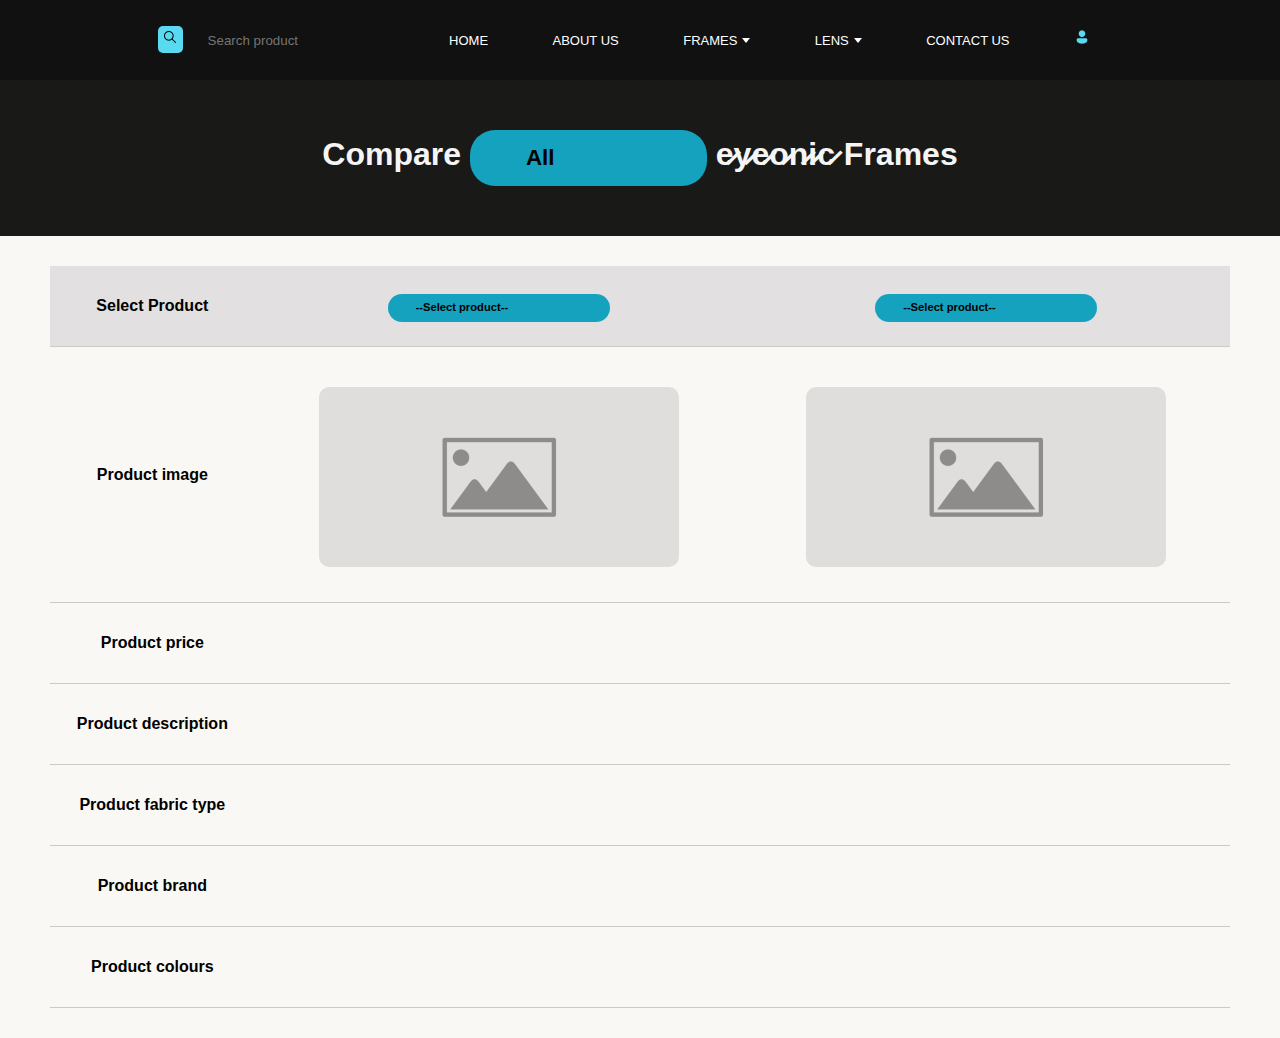
<file: Eyeonic/product_compare.html>
<!DOCTYPE html>
<html lang="en">
<head>
    <script src="frames_data.js"></script>
    <script src="data.js" defer></script>
    <link rel="stylesheet" href="styles.css">
    <title>Compare Frames</title>
    <style>
        .nav ul{
            margin-right:12.5%;
        }
    </style> 
</head>
<body>
    <!--navbar/menu-->    
    <nav class="nav">
        <ul id="navigation">
            <li class="nav-item search">
                <label for="search"><img src="images/icons8_search_16.png" alt=""></label>
                <input type="search" id="search" placeholder="Search product">
                <div class="search_box">
                    
                </div>
            </li>
            <li class="nav-item  link"><a class="active" href="index.html">HOME</a></li>
            <li class="nav-item link"><a href="aboutus.html">ABOUT US</a></li>
            <li class="nav-item"><div class="dropdown"><span class="dropdown-text">FRAMES</span><div class="caret"></div></div>
                <ul class="dropdown-item" style="left:50%;">
                    <li>
                        <div>Frames of all fits, sizes, and styles! Your perfect fit is just a click away.<a class="dropdown-link" href="frames.html">View more...</a></div>
                    </li>
                </ul>
            </li>
            <li class="nav-item"><div class="dropdown"><span class="dropdown-text">LENS</span><div class="caret"></div></div>
                <ul class="dropdown-item" style="left:60%;">
                    <li>
                        <div>Find lens of different categories. Prescription is readily available for all brands and types. <span><a class="dropdown-link" href="lens.html">View more...</a></span></div>
                    </li>
                </ul>
            </li>
            <li class="nav-item link"><a href="contactus.html">CONTACT US</a></li>
            <li class="nav-item login"><a href="login.html" title="Login"><img src="images/icons8_user_16.png" alt=""></a>
            </li>
        </ul>       
            
    </nav>


    <!--compare header-->
    <section id="compare_header">
        <h1>Compare
            <select name="type" id="prodtype" onchange="types(this.selectedIndex)" >
                <option value="0" selected>All</option>
                <option value="1">Rimless</option>
                <option value="2">Sunglasses</option>
                <option value="3">Glasses</option>
                <option value="4">Goggles</option>
            </select>
            e̷y̷e̷o̷n̷i̷c̷   Frames
        </h1>
    </section>


    <!--compare table-->
    <table cellspacing="0"  cellpadding="25%">
        <tr style="background: rgb(226, 224, 224);" border-collapse="separate">
            <th>Select Product</th>
            <th>
                <select name="form-control" id="select1" onchange="item1(this.value)" >
                    <option value="0">--Select product--</option>
                </select>
            </th>
            <th>
                <select name="form-control" id="select2" onchange="item2(this.value)">
                    <option value="0">--Select product--</option>
                </select>
            </th>
        </tr>
        <tr>
            <th>Product image</th>
            <td><div class="image"><img src="images/placeholder-image(1).png" id="img_1"/></div></td>
            <td><div class="image"><img src="images/placeholder-image(1).png" id="img_2"/></div></td>
        </tr>
        <tr>
            <th>Product price</th>
            <td id="price1"></td>
            <td id="price2"></td>
        </tr>
        <tr>
            <th>Product description</th>
            <td id="description1"></td>
            <td id="description2"></td>
        </tr>
        <tr>
            <th>Product fabric type</th>
            <td id="type1"></td>
            <td id="type2"></td>
        </tr>
        <tr>
            <th>Product brand</th>
            <td id="brand1"></td>
            <td id="brand2"></td>
        </tr>
        <tr>
            <th>Product colours</th>
            <td id="colour1"></td>
            <td id="colour2"></td>
        </tr>
    </table>
    
</body>



<!--populate the select option with respect to filter-->
<script>
    
    
    for (var i = 1; i<framesdata.length;i++){
                document.getElementById("select1").innerHTML +=`
                    <option value="${i}">${framesdata[i].name}</option>
                `;

                document.getElementById("select2").innerHTML +=`
                    <option value="${i}">${framesdata[i].name}</option>
                `;
            }
    




    function types(b){
        document.getElementById("img_1").src = framesdata[0].image;
            document.getElementById("price1").innerHTML = "--";
            document.getElementById("description1").innerHTML = "--";
            document.getElementById("type1").innerHTML = "--";
            document.getElementById("brand1").innerHTML = "--";
            document.getElementById("colour1").innerHTML = "--";

            document.getElementById("img_2").src = framesdata[0].image;
            document.getElementById("price2").innerHTML = "--";
            document.getElementById("description2").innerHTML = "--";
            document.getElementById("type2").innerHTML = "--";
            document.getElementById("brand2").innerHTML = "--";
            document.getElementById("colour2").innerHTML = "--";
        if(b == "0"){
            document.getElementById("select1").options.length = 1;
            document.getElementById("select2").options.length = 1;
            for (var i = 1; i<framesdata.length;i++){
                document.getElementById("select1").innerHTML +=`
                    <option value="${i}">${framesdata[i].name}</option>
                `;

                document.getElementById("select2").innerHTML +=`
                    <option value="${i}">${framesdata[i].name}</option>
                `;
            }
        }




        if(b == "1"){
            document.getElementById("select1").options.length = 1;
            document.getElementById("select2").options.length = 1;
            for (var i = 1; i<rimless_frame_data.length;i++){
                document.getElementById("select1").innerHTML +=`
                    <option value="${i}">${rimless_frame_data[i].name}</option>
                `;

                document.getElementById("select2").innerHTML +=`
                    <option value="${i}">${rimless_frame_data[i].name}</option>
                `;
            }
        }
        
        
        
        
        
        
        
        else if (b == "2"){
            document.getElementById("select1").options.length = 1;
            document.getElementById("select2").options.length = 1;
            for (var i = 13; i<(13 + sunglasses_frames_data.length);i++){
                document.getElementById("select1").innerHTML +=`
                    <option value="${i}">${framesdata[i].name}</option>
                `;

                document.getElementById("select2").innerHTML +=`
                    <option value="${i}">${framesdata[i].name}</option>
                `;
            }
            
        }
        
        
        
        
        
        
        
        
        else if(b == "3"){
            document.getElementById("select1").options.length = 1;
            document.getElementById("select2").options.length = 1;
            for (var i = 33; i<(33 + glasses_frames_data.length);i++){
                document.getElementById("select1").innerHTML +=`
                    <option value="${i}">${framesdata[i].name}</option>
                `;

                document.getElementById("select2").innerHTML +=`
                    <option value="${i}">${framesdata[i].name}</option>
                `;
            }
           
        }else if(b == "4"){
            document.getElementById("select1").options.length = 1;
            document.getElementById("select2").options.length = 1;
            for (var i = 45; i<(45 + goggles_frames_data.length);i++){
                document.getElementById("select1").innerHTML +=`
                    <option value="${i}">${framesdata[i].name}</option>
                `;

                document.getElementById("select2").innerHTML +=`
                    <option value="${i}">${framesdata[i].name}</option>
                `;
            }
            
        }
    }
    










    //call the product details to table 
    function item1(a){
        var select2val = document.getElementById("select2").value;
        if(a != select2val){
            document.getElementById("img_1").src = framesdata[a].image;
            document.getElementById("price1").innerHTML = "$" + framesdata[a].price;
            document.getElementById("description1").innerHTML = framesdata[a].description;
            document.getElementById("type1").innerHTML = framesdata[a].fabric_type;
            document.getElementById("brand1").innerHTML = framesdata[a].brand;
            document.getElementById("colour1").innerHTML = framesdata[a].colors.join(", ");
            document.getElementById("url1").href = framesdata1[a+1].detail;
                   
        }
        else{
            document.getElementById("select1").selectedIndex = 0;
            document.getElementById("img_1").src = framesdata[0].image;
            document.getElementById("price1").innerHTML = "--";
            document.getElementById("description1").innerHTML = "--";
            document.getElementById("type1").innerHTML = "--";
            document.getElementById("brand1").innerHTML = "--";
            document.getElementById("colour1").innerHTML = "--";
            alert("Please select a different product");
        }
    }
    function item2(a){
        var select1val = document.getElementById("select1").value;
        if(a != select1val){
            document.getElementById("img_2").src = framesdata[a].image;
            document.getElementById("price2").innerHTML = "$" + framesdata[a].price;
            document.getElementById("description2").innerHTML = framesdata[a].description;
            document.getElementById("type2").innerHTML = framesdata[a].fabric_type;
            document.getElementById("brand2").innerHTML = framesdata[a].brand;
            document.getElementById("colour2").innerHTML = framesdata[a].colors.join(", ");   
            document.getElementById("url2").href = framesdata1[a+1].detail;
        }
        else{
            document.getElementById("select2").selectedIndex = 0;
            document.getElementById("img_2").src = framesdata[0].image;
            document.getElementById("price2").innerHTML = "--";
            document.getElementById("description2").innerHTML = "--";
            document.getElementById("type2").innerHTML = "--";
            document.getElementById("brand2").innerHTML = "--";
            document.getElementById("colour2").innerHTML = "--";
            alert("Please select a different product");
        }
    }
</script>
</html>
</file>
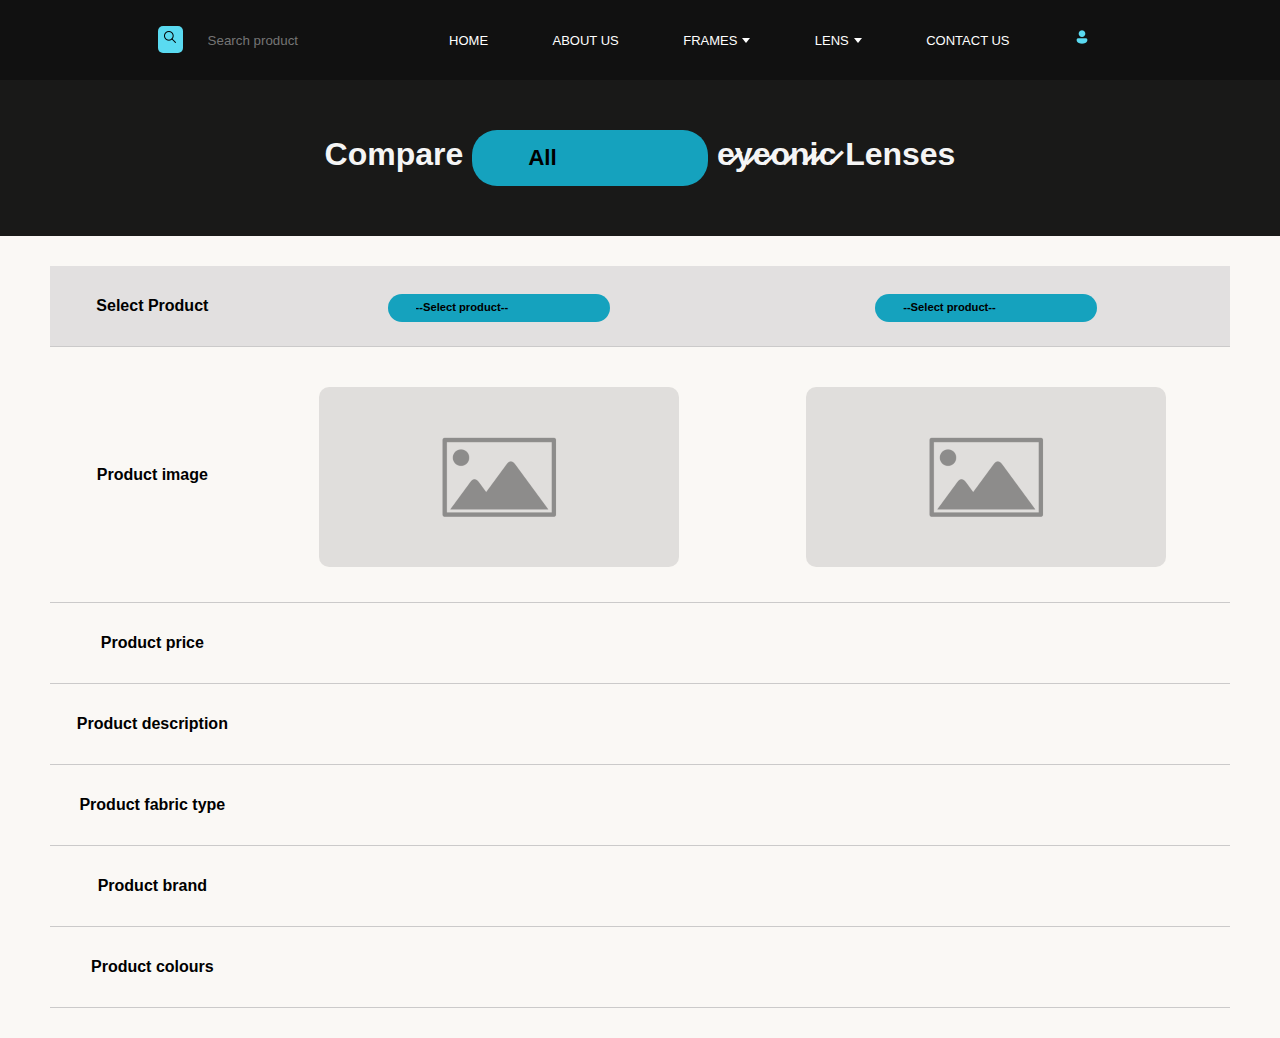
<file: Eyeonic/product_lens_compare.html>
<!DOCTYPE html>
<html lang="en">
<head>
    <script src="frames_data.js"></script>
    <script src="data.js" defer></script>
    <link rel="stylesheet" href="styles.css">
    <title>Compare Lenses</title>
    <style>
        .nav ul{
            margin-right:12.5%;
        }
    </style> 
</head>
<body>
    <!--navbar/menu-->    
    <nav class="nav">
        <ul id="navigation">
            <li class="nav-item search">
                <label for="search"><img src="images/icons8_search_16.png" alt=""></label>
                <input type="search" id="search" placeholder="Search product">
                <div class="search_box">
                    
                </div>
            </li>
            <li class="nav-item  link"><a class="active" href="index.html">HOME</a></li>
            <li class="nav-item link"><a href="aboutus.html">ABOUT US</a></li>
            <li class="nav-item"><div class="dropdown"><span class="dropdown-text">FRAMES</span><div class="caret"></div></div>
                <ul class="dropdown-item" style="left:50%;">
                    <li>
                        <div>Frames of all fits, sizes, and styles! Your perfect fit is just a click away.<a class="dropdown-link" href="frames.html">View more...</a></div>
                    </li>
                </ul>
            </li>
            <li class="nav-item"><div class="dropdown"><span class="dropdown-text">LENS</span><div class="caret"></div></div>
                <ul class="dropdown-item" style="left:60%;">
                    <li>
                        <div>Find lens of different categories. Prescription is readily available for all brands and types. <span><a class="dropdown-link" href="lens.html">View more...</a></span></div>
                    </li>
                </ul>
            </li>
            <li class="nav-item link"><a href="contactus.html">CONTACT US</a></li>
            <li class="nav-item login"><a href="login.html" title="Login"><img src="images/icons8_user_16.png" alt=""></a>
            </li>
        </ul>       
            
    </nav>



    <!--compare header-->
    <section id="compare_header">
        <h1>Compare
            <select name="type" id="prodtype" onchange="types(this.selectedIndex)" >
                <option value="0" selected>All</option>
                <option value="1">Blue Filter</option>
                <option value="2">Chromance</option>
                <option value="3">Contacts</option>
                <option value="4">Polarised</option>
            </select>
            e̷y̷e̷o̷n̷i̷c̷   Lenses
        </h1>
    </section>


    <!--compare table-->
    <table cellspacing="0"  cellpadding="25%">
        <tr style="background: rgb(226, 224, 224);" border-collapse="separate">
            <th>Select Product</th>
            <th>
                <select name="form-control" id="select1" onchange="item1(this.value)" >
                    <option value="0">--Select product--</option>
                </select>
            </th>
            <th>
                <select name="form-control" id="select2" onchange="item2(this.value)">
                    <option value="0">--Select product--</option>
                </select>
            </th>
        </tr>
        <tr>
            <th>Product image</th>
            <td><div class="image"><img src="images/placeholder-image(1).png" id="img_1"/></div></td>
            <td><div class="image"><img src="images/placeholder-image(1).png" id="img_2"/></div></td>
        </tr>
        <tr>
            <th>Product price</th>
            <td id="price1"></td>
            <td id="price2"></td>
        </tr>
        <tr>
            <th>Product description</th>
            <td id="description1"></td>
            <td id="description2"></td>
        </tr>
        <tr>
            <th>Product fabric type</th>
            <td id="type1"></td>
            <td id="type2"></td>
        </tr>
        <tr>
            <th>Product brand</th>
            <td id="brand1"></td>
            <td id="brand2"></td>
        </tr>
        <tr>
            <th>Product colours</th>
            <td id="colour1"></td>
            <td id="colour2"></td>
        </tr>
    </table>
    
</body>



<!--populate the select option with respect to filter-->
<script>
    
    
    for (var i = 1; i<framesdata.length;i++){
                document.getElementById("select1").innerHTML +=`
                    <option value="${i}">${framesdata[i].name}</option>
                `;

                document.getElementById("select2").innerHTML +=`
                    <option value="${i}">${framesdata[i].name}</option>
                `;
            }
    




    function types(b){
        document.getElementById("img_1").src = framesdata[0].image;
            document.getElementById("price1").innerHTML = "--";
            document.getElementById("description1").innerHTML = "--";
            document.getElementById("type1").innerHTML = "--";
            document.getElementById("brand1").innerHTML = "--";
            document.getElementById("colour1").innerHTML = "--";

            document.getElementById("img_2").src = framesdata[0].image;
            document.getElementById("price2").innerHTML = "--";
            document.getElementById("description2").innerHTML = "--";
            document.getElementById("type2").innerHTML = "--";
            document.getElementById("brand2").innerHTML = "--";
            document.getElementById("colour2").innerHTML = "--";
        if(b == "0"){
            document.getElementById("select1").options.length = 1;
            document.getElementById("select2").options.length = 1;
            for (var i = 1; i<framesdata.length;i++){
                document.getElementById("select1").innerHTML +=`
                    <option value="${i}">${framesdata[i].name}</option>
                `;

                document.getElementById("select2").innerHTML +=`
                    <option value="${i}">${framesdata[i].name}</option>
                `;
            }
        }




        if(b == "1"){
            document.getElementById("select1").options.length = 1;
            document.getElementById("select2").options.length = 1;
            for (var i = 1; i<rimless_frame_data.length;i++){
                document.getElementById("select1").innerHTML +=`
                    <option value="${i}">${rimless_frame_data[i].name}</option>
                `;

                document.getElementById("select2").innerHTML +=`
                    <option value="${i}">${rimless_frame_data[i].name}</option>
                `;
            }
        }
        
        
        
        
        
        
        
        else if (b == "2"){
            document.getElementById("select1").options.length = 1;
            document.getElementById("select2").options.length = 1;
            for (var i = 13; i<(13 + sunglasses_frames_data.length);i++){
                document.getElementById("select1").innerHTML +=`
                    <option value="${i}">${framesdata[i].name}</option>
                `;

                document.getElementById("select2").innerHTML +=`
                    <option value="${i}">${framesdata[i].name}</option>
                `;
            }
            
        }
        
        
        
        
        
        
        
        
        else if(b == "3"){
            document.getElementById("select1").options.length = 1;
            document.getElementById("select2").options.length = 1;
            for (var i = 33; i<(33 + glasses_frames_data.length);i++){
                document.getElementById("select1").innerHTML +=`
                    <option value="${i}">${framesdata[i].name}</option>
                `;

                document.getElementById("select2").innerHTML +=`
                    <option value="${i}">${framesdata[i].name}</option>
                `;
            }
           
        }else if(b == "4"){
            document.getElementById("select1").options.length = 1;
            document.getElementById("select2").options.length = 1;
            for (var i = 45; i<(45 + goggles_frames_data.length);i++){
                document.getElementById("select1").innerHTML +=`
                    <option value="${i}">${framesdata[i].name}</option>
                `;

                document.getElementById("select2").innerHTML +=`
                    <option value="${i}">${framesdata[i].name}</option>
                `;
            }
            
        }
    }
    










   //call the product details to table 
    function item1(a){
        var select2val = document.getElementById("select2").value;
        if(a != select2val){
            document.getElementById("img_1").src = framesdata[a].image;
            document.getElementById("price1").innerHTML = "$" + framesdata[a].price;
            document.getElementById("description1").innerHTML = framesdata[a].description;
            document.getElementById("type1").innerHTML = framesdata[a].fabric_type;
            document.getElementById("brand1").innerHTML = framesdata[a].brand;
            document.getElementById("colour1").innerHTML = framesdata[a].colors.join(", ");
                   
        }
        else{
            document.getElementById("select1").selectedIndex = 0;
            document.getElementById("img_1").src = framesdata[0].image;
            document.getElementById("price1").innerHTML = "--";
            document.getElementById("description1").innerHTML = "--";
            document.getElementById("type1").innerHTML = "--";
            document.getElementById("brand1").innerHTML = "--";
            document.getElementById("colour1").innerHTML = "--";
            alert("Please select a different product");
        }
    }
    function item2(a){
        var select1val = document.getElementById("select1").value;
        if(a != select1val){
            document.getElementById("img_2").src = framesdata[a].image;
            document.getElementById("price2").innerHTML = "$" + framesdata[a].price;
            document.getElementById("description2").innerHTML = framesdata[a].description;
            document.getElementById("type2").innerHTML = framesdata[a].fabric_type;
            document.getElementById("brand2").innerHTML = framesdata[a].brand;
            document.getElementById("colour2").innerHTML = framesdata[a].colors.join(", ");
        }
        else{
            document.getElementById("select2").selectedIndex = 0;
            document.getElementById("img_2").src = framesdata[0].image;
            document.getElementById("price2").innerHTML = "--";
            document.getElementById("description2").innerHTML = "--";
            document.getElementById("type2").innerHTML = "--";
            document.getElementById("brand2").innerHTML = "--";
            document.getElementById("colour2").innerHTML = "--";
            alert("Please select a different product");
        }
    }
</script>
</html>
</file>
<file: Eyeonic/styles.css>
*, *::before, *::after{
    box-sizing:border-box;
}
body{
    margin: 0px;
    padding: 0px;
    font-family: 'Trebuchet MS', sans-serif;
    background-color:#faf8f5;
}
*{
    padding:0;
    margin:0;
    box-sizing: border-box;
    text-decoration: none;
    list-style: none;
}
.nav{
    background-color: #111111;
    width:100%;
    height:80px;
}
label.logo a{
    color:white;
    line-height: 80px;
    font-size: 35px;
    padding: 0 100px;
    font-weight: bold;
}
label.logo a:hover{
    color:#c24e01;
} 
.nav ul li ul{
    display:none;
}
.nav ul{
    float: right;
    margin-right: 20px;
}
.nav ul li{
    display: inline-block;
    line-height: 80px;
    margin:0 10px;
}
.nav ul li .dropdown{
    line-height: normal;
}
.nav ul li a{
    color:white;
    font-size: 13px;
    padding:0px 20px;
}
.nav ul li .dropdown{
    color:white;
    font-size: 13px;
    padding:0;
    margin:0px 20px;
}
ul li a:hover, ul li .dropdown:hover{
    color:#5adaf1;
    transition: 0.3s; 
}
.checkbtn{
    float:right;
    margin-right: 40px;
    line-height: 80px;
    cursor:pointer;
    display:none;
}
#menu{
    display:none;
}

@media screen and(max-width:952px){
    label.logo a{
        font-size:30px;
        margin-left: 50px;
    }
    .nav ul li a{
        font-size: 16px;
    }
}
@media screen and (max-width:858px){
    .checkbtn{
        display:block;
    }
    .nav ul{
        position: fixed;
        width:100%;
        height:100vh;
        text-align: center;
        top:80px;
        left:0%;
        background-color: #15a2be;
        color:#111111;
        transition:all 0.5s;
    }
    .nav ul li{
        display:block;
        margin:50px 0;
        line-height: 30px;
    }
    .nav ul li{
        font-size: 20px;
    }
    a.active,a:hover{
        background: none;
        color:#001b48;
    }
    #menu:checked ~ ul{
        left:100%;
    }
}
/*navigation bar*/
/* .logo{
    float:left;
}
.nav-item.logo a{
    text-decoration: none;
    font-size:20px;
    font-weight: bold;
    text-align: center;
    align-items: center;
    margin:0;
    padding:10px 0;
    line-height: 50px;
}
a.active{
    background-color: rgba(255, 255, 255, 0.537);
}
.nav-item.logo a:hover{
    background: none;
    color:#bd6b3e
}
.nav ul{
    list-style:none;
    text-align:center;
    margin:0;
    padding:20px 0;
    background-color: #111111;
}
.nav li{
    display:inline-block;
    gap:0;
}
.nav a, .nav li .dropdown{
    text-decoration:none;
    color:whitesmoke;
    width:10em;
    display:block;
    font-size:12px;
    font-weight:bold;
    transition:0.4s;
    padding:10px;
    margin:0;
}
.nav ul li a:hover, .nav li .dropdown:hover{
    color:#5adaf1;
    transition: 0.6s;
}
.nav ul li ul{
    display:none;
    list-style: none;
    margin: 0;
    padding:10px;
    opacity:0;
    top:13%;
    position: absolute;
    z-index: 99999;
    width: 180px;
    box-shadow: 1px 1px 4px black;
    transition: opacity 0.2s linear, visibility 0.2s linear;
    text-align:left;
    font-size:12px;
    background-color: rgba(0, 0, 0, 0.865);
    color:white;
}
.dropdown *{
    box-sizing:border-box;
}
#navigation .nav-item:hover>.dropdown-item{
    display:initial;
    opacity: 1;
}
.nav ul .login{
    float:right;
} */
.caret{
    width:0;
    height:0;
    border-left:4px solid transparent;
    border-right:4px solid transparent;
    border-top:5px solid white;
    transition:0.3s;
    display:inline-block;
    margin-left:5px;
    margin-bottom:2px;
}
#navigation .dropdown:hover>.caret{
    transform:rotate(180deg);
    border-top-color:white;
}
.nav ul li .dropdown-item{
    display:none;
    list-style: none;
    margin: 0;
    padding:10px;
    opacity:0;
    top:8%;
    position: absolute;
    z-index: 99999;
    width: 180px;
    height:auto;
    box-shadow: 1px 1px 4px black;
    transition: opacity 0.2s linear, visibility 0.2s linear;
    text-align:left;
    font-size:12px;
    background-color: rgba(0, 0, 0, 0.865);
    color:white;
}
.nav ul li .dropdown-item li{
    line-height: normal;
}
#navigation .nav-item:hover>.dropdown-item{
    display:initial;
    opacity: 1;
}
#navigation .nav-item .dropdown-link:hover{
    color:rgb(255, 153, 0);
}
#navigation .nav-item .dropdown-link{
    display:block;
    background:none;
    text-decoration:none;
    padding:0;
    margin-top:10px;
    color:#5adaf1;
}
.nav-item .search{
    border: 0px;
}
#search{
    outline:none;
    border:none;
    margin:0;
    padding:20px;
    background: transparent;
    color:white;
}
#search:focus{
    border:none;
}
.search>label{
    background:#5adaf1;
    padding: 0.3em;
    margin:0;
    border:none;
    border-radius: 5px;
}
/*end of navigation bar*/


/*carousel*/
.carousel{
    width: 100%;
    height: 400px;
    position: relative;
}
.carousel > ul{
    margin:0;
    padding:0;
    list-style: none;
}
.carousel > ul > img{
    object-position: center;
}
.carousel-item{
    position: absolute;
    inset:0;
    opacity:0;
    transition: 200ms opacity ease-in-out;
    
}

.carousel-item[data-active]{
    opacity:1;
    z-index:1;
    
}
.carousel-nav{
    position:absolute;
    background:none;
    z-index:999;
    border:none;
    font-size:4rem;
    top:50%;
    transform: translateY(-50%);
    color:rgba(255,255,255,.5);
    cursor:pointer;
    border-radius:.25rem;
    align-items:center;
    justify-content:center;
    padding: 0.5rem;
    background-color:rgba(0,0,0,.1);
}
.carousel-nav:hover{
    color:white;
    background-color:rgba(0,0,0,.3);
}
.carousel-nav:focus{
    outline: 1px solid rgba(0, 0, 0, 0.5);
}
.carousel-nav.prev{
    left:2rem;
}
.carousel-nav.next{
    right:2rem;
}
.grid-features{
    display:inline-grid;
    grid-template-columns:33% 34% 33%;
    width:100%;
    padding:10px;
    background:rgba(223, 223, 223, 0.516);
    color:rgb(0, 0, 0);
    height:auto;
    justify-content:center;
}
.grid-features div{
    text-align: center;
    padding:20px 0;
    
}
.grid-features div img{
    margin:0px 40px;
}
.grid-features div p{
    line-height:25px;
    margin:0px;
}
#image{
    padding: 0px;
    height:400px;
    width:100%;
}
#img{
    background-image: linear-gradient(to bottom left, #001b48, #5adaf1);
    
}
#txt{
    margin-left: 800px;
    margin-top: -300px;
    margin-bottom: 50px;
    color: white;
    
}
#text>a{
    background: white;
    color: black;
    transition: color 0.2s linear, background 0.2s linear;
}
#text>a:hover{
    background: black;
    color:#15a2be;
}
#image img{
    height: 400px; 
    
}
#img1{
    background-image:linear-gradient(to bottom right, #c24e01,#f1bd5a);
}
#img2{
    background-color:#CFB241; 
}
.btn{
    text-decoration: none;
    border-radius:25px;
    font-size: 15px;
    display:inline;
    background: #000;
    color:#fff;
    transition: color 0.2s linear, background 0.2s linear;
    padding:10px 30px;
    line-height: 80px;
}
.btn:hover{
    background: #fff;
    color:#000;
    box-shadow: 1px 1px 3px #001b48;
}
#rimless{
    background-color: rgb(231, 229, 229);
    text-align:center;
    /*width:22%;
    height: 250px;
    margin: 0;
    align-items: center;
    justify-content: center;
    border-left: 1px solid rgb(230, 229, 229);
    border-radius: 20px;*/
}
#rimless img{
    width: 200px;
    margin:20px;
    margin-top: 30px;
    margin-left:30px;
    justify-content: center;
}
#sunglasses{
    background-color: #f5e3c8;
    align-items: center;
    justify-content: center;
    text-align:center;
    
    
}
#sunglasses img{
    width: 200px;
    margin:20px;
    margin-top: 30px;
    margin-left:30px;
}

#glasses{
    background-color:#e5e3e3;
    align-items: center;
    justify-content: center;
    text-align:center;
    
}
#glasses img{
    width: 200px;
    margin:20px;
    margin-top: 30px;
    margin-left:30px;
}
#goggles{
    background-color: #c0eef7;
    align-items: center;
    justify-content: center;
    text-align:center;
}
#goggles img{
    width: 200px;
    margin:20px;
    margin-top: 30px;
    margin-left:30px;
}

.grid-container a{
    margin: 20px 65px;
    width: 100px;
    padding: 10px 30px;
    align-content:center;
}
.grid-container{
    display: inline-grid;
    grid-template-columns: auto auto auto auto;
    grid-gap: 15px;
    justify-content: center;
    padding: 20px;
    margin-top:10px;
    height: auto;
}
.grid-container>div{
    border-radius: 5px;
    
}
.grid-header{
    display: inline-grid;
    grid-template-columns: 100%;
    justify-content: center;
    margin-top: 20px;
    margin-left: 45%;
    position: relative;
    text-align: center;
    
}
.grid-header>h1:before{
    display: block;
    width: 120px;
    height: 2px;
    content: "";
    position: relative;
    left: 130px;
    top: 50%;
    z-index: -1;
    background-image:linear-gradient(to left, #001b48,#f1bd5a,transparent);
}
.grid-header>h1:after{
    display: block;
    width: 120px;
    height: 2px;
    content: "";
    position: relative;
    right: 130px;
    bottom: 50%;
    z-index: -1;
    background-image:linear-gradient(to right, #001b48,#f1bd5a,transparent);
}
#advert{
    
    object-fit: cover;
    margin-top:90px;
    padding:0;
}
.grid-container-offers{
    display: inline-grid;
    grid-template-columns: 33% 34% 33%;
    grid-gap: 10px;
    justify-content: center;
    padding: 20px;
    margin-top:80px;
    background: #f2f1ef;
    width: 100%;
    height: 320px;
}
.grid-container-offers #median{
    text-align: center;
    width: auto;
    float: none;
    position: relative;
    align-items: center;
    justify-content: center;
}
.grid-container-offers #median #mtext{
    text-align: center;
    margin-top: 12.5%;
}
.grid-container-offers #median .btn, .grid-container-offers #median small{
    justify-content: center;
    align-items: center;
}
.background{
    background-size:cover;
    background-repeat: no-repeat;
}
#brands{
    display:inline-grid;
    grid-template-columns:19% 19% 19% 19% 19%;
    grid-gap:0px;
    justify-content:center;
    width:100%;
    background:none;
    height: 200px;
    padding:40px;
}
#brands .background{
    background-size:contain;
    background-repeat: no-repeat;
}

.footer{
    background:#000;
    color:#fff;
    display:inline-grid;
    grid-template-columns: 25% 25% 25% 25%;
    padding:40px;
}
.footer div{
    padding:20px;
}
.footer div ul, .footer div p{
    list-style:none;
    margin:0;
    margin-top: 20px;
    padding:0;
    color:rgb(244, 217, 188);
    line-height:35px;
}
.footer div>#logo li{
    display:inline-grid;
}
.footer a{
    text-decoration:none;
    color:rgb(244, 217, 188);
}
.footer a:hover{
    color:#fff;
}











/*frames section*/
.hide{
    display:none;
}
.nav-item .search_box{
    width:auto;
    height:300px;
    position:absolute;
    margin:0;
    margin-top: 5px;
    background: rgba(255, 255, 255, 0.719);
    border-radius:10px;
    overflow:auto;
    visibility: hidden;
    opacity:0;
    transition: 0.3s linear;
}
.nav-item .search_box::-webkit-scrollbar{
    width:7px;
    background: rgba(38, 38, 38, 0.596);
    border-radius: 20px;
}
.nav-item .search_box::-webkit-scrollbar-thumb{
    background: rgba(30, 30, 30, 0.623);
    border-radius: 20px;
}
.nav-item .search_box a{
    width:100%;
    height:50px;
    text-decoration:none;
    background: transparent;
    text-align:left;
    border-radius: 10px;
    display:flex;
    align-items: center;
    line-height: 0;
    transition:0.3s linear;
}
.nav-item .search_box a:hover{
    background:rgba(240, 240, 240, 0.781);
}
.nav-item .search_box a img{
    width:40px;
    height:20px;
    border-radius: 5px;
    margin:0 5px;
}
.nav-item .search_box a .content{
    color:#000;
}
.nav-item .search_box a .content h6{
    font-size:13px;
    line-height: 5px;
    margin:0;
}
.nav-item .search_box a .content p{    
    color:rgba(60, 60, 60, 0.854);
    line-height: 20px;
    font-size:10px;
}
.banner{
    background-repeat: no-repeat;
    background-size: cover;
    width:100%;
    margin:0;
    text-align:center;
    padding:6em 0;
    color:white;
    justify-content:center;
    align-items:center;
}
.banner p{
    font-size:3em;
    font-weight:bold;
}
.filters{
    margin:0;
}
.banner+p, .banner+p+p{
    margin:2.5em 0em 0em 1.5em;
    font-weight:bold;
}
.banner+p+p{
    float:right;
    margin-right:2em;
}
.filters .buttons{
    background-color: #15a2be;
    border-radius:3em;   
    padding:0.5em 2.2em;
    border:2px solid #15a2be;
    color:#000;
}
.filters .buttons:hover{
    font-weight:bold;
}
.filters .tab-radio:checked+.buttons{
    color:#15a2be;
    font-weight:bold;
    border:2px solid #000000;
    background-color: #000;
    box-shadow:30px;
    box-shadow:1px 1px 5px #000; 
}

.frames-section{
    margin:0px 50px;
}

.tabs{
    display:flex;
    flex-wrap:wrap;
    max-width:500px;
    font-family:Lato,Tahoma,'Trebuchet MS', sans-serif;
}
.tab-label{
    padding:10px 16px;
    cursor:pointer;
}
.tab-radio{
    display:none;
}
.tab-content, .grid-frames{
    order:1;
    width:100%;
    line-height:4em;
    font-size:0.9em;
    display:none;    
    height:auto;
}
.tab-radio:checked+.tab-label{
    font-weight:bold;
    color:#15a2be;
    padding-bottom:20px;
}
.tab-radio:checked+.tab-label+.tab-content, .tab-radio:checked+.buttons+.tab-content{
    display:initial;
}
.tab-radio:checked+.tab-label+.grid-frames{
    display:grid;
    grid-template-columns: auto auto auto auto;
    grid-gap:10px;
    width:100vw;
    padding:0px;
    background:none;
    justify-content:center;
    align-content:center;
    
}
.tab-radio:checked+.tab-label+.grid-frames .products>div{
    background-repeat: no-repeat;
    background-size: contain;
    width: 240px;
    height:120px;
    
}
.products p{
    font-weight:lighter;
    padding-left:10px;
    line-height:20px;
}

.tab-radio:checked+.tab-label+.grid-frames .products{
    padding:40px 10px;
    margin:0px;
    background:rgb(239, 232, 225);
    height:auto;
    border-radius:10px;
    
}
.tab-radio:checked+.tab-label+.grid-frames .description{
    height:auto;
    margin:0px;
    padding:0;
}
.tab-radio:checked+.tab-label+.grid-frames .description p{
    line-height:20px;
    margin-left:15px;
   
}
.tab-radio:checked+.tab-label+.grid-frames .description p .check1{
    display:none;
}
.tab-radio:checked+.tab-label+.grid-frames .description p .check1+label+iframe{
    display:none;
}
.tab-radio:checked+.tab-label+.grid-frames .description p .check1:checked+label+iframe{
    display:initial;
}
.tab-radio:checked+.tab-label+.grid-frames .description p .brand{
    font-weight:bolder;
}
p .text{
    font-size:10px;
}
.tab-radio:checked+.tab-label+.grid-frames .description p small{
    font-weight:light;
    cursor:pointer;
}
.tab-radio:checked+.tab-label+.grid-frames .description p .oldprice{
    text-decoration:line-through;
    color:grey;
    font-size:15px;
}
.tab-radio:checked+.tab-label+.grid-frames .description p .newprice{
    color:green;
    font-weight:bold;
    font-size:15px;
    margin-left:5px;
}
p .discount{
    background-color:#010101; 
    border-radius:25px; 
    color:#fff; 
    font-weight:bold; 
    padding:2px 10px;
    margin-left:3px;
}
p .price{
    font-weight:bold;
    font-size:15px;
    color:#001b48;
}

.tooltipText{
    position:absolute;
    margin-top:-20px;
    background:rgba(0, 0, 0, 0.678);
    color:#fff;
    white-space:normal;
    padding:3px 13px;
    border-radius:15px;
    visibility:hidden;
    opacity:0;
    transition:opacity 0.5s ease;
}
p label, p a{
    text-decoration:none;
    color:black;
}
p a:hover, p label:hover{
    border-bottom:1.5px solid black;
}
.tab-radio:checked+.tab-label+.grid-frames .description p a:hover+.tooltipText, .tab-radio:checked+.tab-label+.grid-frames .description p .check1+label:hover+iframe+.tooltipText{
    visibility: visible;
    opacity:1;
}
.tab-radio:checked+.tab-label+.grid-frames .description p .check1:checked+label:hover+iframe+.tooltipText{
    display: none;
}
.tab-radio:checked+.tab-label+.grid-frames .description p .check1+label:hover+iframe{
    width:240px;
    height:auto;
    object-fit: contain;
}
.product_carousel{
    position:relative;
    background:none;
    width: 240px;
    height:120px;
}
.imgitem, .product_carousel_item{
    transition: all 1s ease-in-out;
}
.products:hover .imgitem, .products:hover .product_carousel_item{
    transform:scale(1.1);
}


.tab-radio:checked+.tab-label+.grid-frames .products .product_carousel .product_carousel_item{
    background-repeat: no-repeat;
    background-size: contain;
    width: 240px;
    height:120px;
    display:none;
    position: absolute;
    
}
.product_carousel_nav{
    position:absolute;
    background:none;
    width:100%;
    height:auto;
    top:85%;
    bottom:0;
    left:0;
    padding:25px 0px;
    text-align:center;
}

.tab-radio:checked+.tab-label+.grid-frames .products .product_carousel input{
    display:none;
}

.tab-radio:checked+.tab-label+.grid-frames .products .product_carousel .product_carousel_nav label{
    width:20px;
    height:20px;
    display:inline-block;
    border-radius:50%;
    margin:0px 5px;
    cursor:pointer;
    border:1px solid rgba(0, 0, 0, 0.756);
}

.tab-radio:checked+.tab-label+.grid-frames .products .product_carousel label:hover{
    width:23px;
    height:23px;
}


.tab-radio:checked+.tab-label+.grid-frames .products .product_carousel input:checked+.product_carousel_item{
    display:block;
    background-repeat: no-repeat;
    background-size: contain;
    width:240px;
    height:120px;
    z-index:999;
}



/*about us*/
.about{
    width:100%;
    height:100vh;
    display:flex;
    justify-content: center;
    align-items: center;
}
.main img{
    width:500px;
    max-width:100%;
    height:auto;
}
#all-text h1{
    color: #001b48;
    margin:0;
    margin-bottom: 20px;
    font-weight:700;
    font-size:40px;
}
#all-text{
    width:600px;
    max-width: 100%;
    padding: 0 10px;
}
.about .main{
    width: 1290px;
    max-width: 95%;
    margin: 0 auto;
    display:flex;
    flex-wrap: wrap;
    align-items: center;
    justify-content: space-around;
}
#all-text h4{
    letter-spacing: 1px;
    font-size: 18px;
    color:#15a2be;
    font-weight:400;
    margin-bottom:10px;
}
#all-text p{
    margin-bottom:35px;
    line-height: 20px;
    color:#000;
    font-size:16px;
}
.about .buttondiv .btn{
    border:1.5px solid #ba4608;
    background: transparent;
    font-weight:bold;
    margin-right: 20px;
    color:#ba4608;
}
.buttondiv .btn2{
    text-decoration: none;
    border-radius:25px;
    font-size: 15px;
    display:inline;
    background: #000;
    color:#fff;
    padding:10px 30px;
}
.buttondiv .btn:hover{
    box-shadow:0 16px 32px 0px rgb(0 0 0 / 6%);
    cursor:pointer;
    background-color:#ba4608;
    color:#fff;
    transition: 0.3s;
    border:none;
}
#services{
    width:100%;
    height:100vh;
    text-align:center;
    justify-content: center;
    align-items: center;
    background-image: linear-gradient(rgba(0, 0, 0, 0.703),rgba(0, 0, 0, 0.703)), url(images/aboutuspic.jpeg)
}
.abtheader h1{
    color:white;
    padding-top: 60px;
    line-height: 50px;
    margin: auto;
    font-size: 20px;
}
.abtcontent{
    max-width: 1250px;
    padding: 48px 0;
    display: flex;
    margin:auto;
    flex-wrap: wrap;
    justify-content: center;
}
.services{
    padding:22px;
    max-width:30%;
    box-sizing: border-box;
    margin:10px;
    cursor: pointer;
    transition: 0.4s;
    background:rgb(239, 232, 225);
    border-radius: 20px;
}

.name{
    padding-top: 20px;
    font-weight: bold;
    text-transform: uppercase;
    font-size:16px;
}
.desc{
    color:#15a2be;
    padding-bottom:20px;
}
.abt{
    font-weight: lighter;
    color:#565656;
}
.services .buttondiv{
    margin:12.5%;
}
.services .buttondiv .btn:hover{
    background: #000;
}
.services .buttondiv .btn:hover{
    transform:scale(1.5);
}






/*product_compare section*/
select{
    border:none;
    outline:none;
    appearance: none;
    background:#15a2be;
}

select{
    position:relative;
    display:inline;
    width:auto;
    height:2.5em;
    line-height:1;
    justify-content:center;
    align-items:center;
    border-radius:25px;
    padding:0 2.5em;
    font-weight:bold;
    font-size:0.7em;
}
#compare_header{
    background-color: rgba(0,0,0,0.9);
    margin:0;
    padding:50px 0;
    text-align:center;
}
section h1{
    color:whitesmoke;
}
table{
    margin:30px 0;
    padding:0 50px;
    width:100%;    
}
th,td{
    border-bottom:1px solid #cbcaca;
    line-height: 80px;
    text-align: center;
    align-items: center;
    justify-content: center;
}
.image{
    margin-top: 40px;
}
.image img{
    width:360px;
    object-fit: cover;
    background-color:rgba(0,0,0,0.1);
    border-radius:10px;
    height:180px;
}



@media screen and (max-width:1250px){
    .about{
        width:100%;
        height:auto;
        padding:60px 0;
    }
    #all-text{
        text-align: center;
        margin-top:40px;
    }
}
@media screen and (max-width:65px){
    .about .main img{
        margin-bottom:35px;
    }
    #all-text h1{
        font-size:35px;
        margin-bottom:20px;
    }
}
@media screen and (max-width:600px){
    #services{
        height:auto;
    }
    .services{
        max-width: 100%;
    }
}


@media screen and (max-width:480px){
    #logo{
        background-color:black;
        width:100%;
        height:auto;
        padding:3px;
        align-items:center;
        justify-content:center;
    }
    .search{
        margin-left: 30px;
        border: 0px;
    }
    #login{
        margin-left: 90%;
        margin-top: -30px;
        margin-right: 30px;
        position: relative;
        padding: 0px;
        float: right;
        display: inline-flex;
    }
    #login a{
        text-decoration: none;
        color: #011525;
        display: inline-flex;
    }
    #navigation{
        margin-bottom: 15px;
        margin-right: 400px;
        padding: 0px;
        position: relative;
        float: right;
        font-size: 10px;
    }
    #navigation .nav-item{
        display: inline;
        float: inherit;
        position: absolute;
        margin: 0;
        padding: 0;
        position: relative;
        font-size: 12px;
        font-weight: bold;    
    }
    #navigation .nav-item.link a{
        padding: 10px 25px;
        color: #011525;
        text-decoration: none;
        display: inline;
        border:0;
        background: #f3f1f1;
        transition: color 0.2s linear, background 0.2s linear;
    }
    
    #navigation .nav-item.link a:hover{
        background: rgba(0,0,0,1);
        color: rgb(210, 239, 249);
    }
    
    #navigation .nav-item:hover>.dropdown-item{
        visibility : visible;
        opacity: 1;
    }
    #navigation ul, #navigation ul li ul{
        list-style: none;
        margin: 0;
        padding:0;
        visibility:hidden;
        opacity:0;
        position: absolute;
        z-index: 99999;
        width: 180px;
        box-shadow: 1px 1px 4px black;
        transition: opacity 0.2s linear, visibility 0.2s linear;
    }
    #navigation ul{
        top: 25px;
        left: 1px;
    }/*
    #navigation ul li ul{
        top: 0;
        left: 181px;
    }
    #navigation ul li{
        clear: both;
        width: 100%;
        border: 0 none;
        border-bottom: 1px solid #c9c9c9;
    }
    #navigation ul li a{
        background: none;
        padding: 7px 15px;
        color: #616161;
        text-shadow: 1px 1px 0px #fff;
        text-decoration: none;
        display: inline-block;
        border: 0 none;
        float: right;
        clear: both;
        width: 150px;
    }*/
    .dropdown{
        min-width:auto;
        position:relative;
        padding: 10px 20px;
        color: #011525;
        display:inline;
        border:0;
        background: #f3f1f1;
        transition: color 0.2s linear, background 0.2s linear;
    }
    #navigation .dropdown:hover{
        background: rgba(0,0,0,1);
        color: rgb(210, 239, 249);
    }
    #navigation .dropdown:hover>.caret{
        transform:rotate(180deg);
        border-top-color:white;
    }
    .dropdown *{
        box-sizing:border-box;
    }
    .caret{
        width:0;
        height:0;
        border-left:4px solid transparent;
        border-right:4px solid transparent;
        border-top:5px solid #000;
        transition:0.3s;
        display:inline-block;
        margin-left:5px;
        margin-bottom:2px;
    }
    
    #navigation .nav-item .dropdown-item li>div{
        margin:0;
        padding:10px;
        background-color:rgba(0,0,0,.9);
        color:white;
    }
    #navigation .nav-item a{
        display:block;
        background:none;
        text-decoration:none;
        padding:0;
        margin-top:10px;
        color:#5adaf1;
    }
    #navigation .nav-item a:hover{
        color:rgb(255, 153, 0);
    }
    
    .carousel{
        width: 100%;
        height: 400px;
        position: relative;
    }
    .carousel > ul{
        margin:0;
        padding:0;
        list-style: none;
    }
    .carousel > ul > img{
        object-position: center;
    }
    .carousel-item{
        position: absolute;
        inset:0;
        opacity:0;
        transition: 200ms opacity ease-in-out;
        
    }
    
    .carousel-item[data-active]{
        opacity:1;
        z-index:1;
        
    }
    .carousel-nav{
        position:absolute;
        background:none;
        z-index:999;
        border:none;
        font-size:4rem;
        top:50%;
        transform: translateY(-50%);
        color:rgba(255,255,255,.5);
        cursor:pointer;
        border-radius:.25rem;
        align-items:center;
        justify-content:center;
        padding: 0.5rem;
        background-color:rgba(0,0,0,.1);
    }
    .carousel-nav:hover{
        color:white;
        background-color:rgba(0,0,0,.3);
    }
    .carousel-nav:focus{
        outline: 1px solid rgba(0, 0, 0, 0.5);
    }
    .carousel-nav.prev{
        left:2rem;
    }
    .carousel-nav.next{
        right:2rem;
    }
    .grid-features{
        display:inline-grid;
        grid-template-columns:33% 34% 33%;
        width:100%;
        padding:10px;
        background:rgb(10, 10, 10);
        color:#fff;
        height:auto;
        justify-content:center;
    }
    .grid-features div{
        text-align: center;
        
    }
    .grid-features div img{
        margin:0px 40px;
    }
    .grid-features div p{
        margin:0px;
        display:none;
    }
    #image{
        padding: 0px;
        height:400px;
        width:100%;
    }
    #img{
        background-image: linear-gradient(to bottom left, #001b48, #5adaf1);
        
    }
    #txt{
        margin-left: 800px;
        margin-top: -300px;
        margin-bottom: 50px;
        color: white;
        
    }
    #text>a{
        background: white;
        color: black;
        transition: color 0.2s linear, background 0.2s linear;
    }
    #text>a:hover{
        background: black;
        color:#FF771D;
    }
    #image img{
        height: 400px; 
        
    }
    #img1{
        background-image:linear-gradient(to bottom right, #903402,#f1bd5a);
    }
    #img2{
        background-color:#79b2e1; 
    }
    .btn{
        text-decoration: none;
        border-radius:25px;
        font-size: 15px;
        display:inline;
        background: #000;
        color:#fff;
        transition: color 0.2s linear, background 0.2s linear;
        padding:10px 30px;
    }
    .btn:hover{
        background: #fff;
        color:#000;
    }
    #rimless{
        background-color: rgb(231, 229, 229);
        
    }
    #rimless img{
        width: 200px;
        margin:20px;
        
    }
    #rimless:hover{
        background:linear-gradient(rgba(0,0,0,0.6),rgba(0,0,0,0.6)),url(images/frame7-removebg-preview.png);
        height:25vh;
        background-size:cover;
        background-repeat:no-repeat;
        justify-content:center;
        align-items:center;
        
    }

    #sunglasses{
        background-color: #f5e3c8;
        align-items: center;
        justify-content: center;
        
        
    }
    #sunglasses img{
        width: 200px;
        margin:20px;
        
    }
    #sunglasses:hover{
        background:linear-gradient(rgba(0,0,0,0.6),rgba(0,0,0,0.6)),url(images/rimless_blue_1_-removebg-preview.png);
        height:25vh;
        background-size:cover;
        background-repeat:no-repeat;
        justify-content:center;
        align-items:center;
        
    }
        
    #glasses{
        background-color:#e5e3e3;
        align-items: center;
        justify-content: center;
        
    }
    #glasses img{
        width: 200px;
        margin:20px;
        
    }
    #glasses:hover{
        background:linear-gradient(rgba(0,0,0,0.8),rgba(0,0,0,0.8)),url(images/eyeglasses-removebg-preview.png);
        height:25vh;
        background-size:cover;
        background-repeat:no-repeat;
        justify-content:center;
        align-items:center;
        
    }
    #goggles{
        background-color: #c0eef7;
        align-items: center;
        justify-content: center;
    }
    #goggles img{
        width: 200px;
        margin:20px;
    }
    #goggles:hover{
        background:linear-gradient(rgba(0,0,0,0.8),rgba(0,0,0,0.8)),url('images/frames11-removebg-preview(1).png');
        height:25vh;
        background-size:cover;
        background-repeat:no-repeat;
        justify-content:center;
        align-items:center;
        
    }
    
    .grid-container a{
        margin: 20px 65px;
        width: 100px;
        padding: 10px 30px;
        align-content:center;
        display:none;
    }
    .grid-container{
        display: flex;
        flex-direction:column;
        grid-gap:15px;
        justify-content: center;
        align-items:center;
        width:100%;
        border:1px solid black;
        margin-top:10px;
        height: auto;
    }
    .grid-container>div{
        border-radius: 5px;
        justify-content:center;
        align-items:center;
        object-fit:contain;
        width:100%;
        height:25vh;
        padding-left:25%;
        
    }
    .grid-container div .btn{
        display:none;
    }
    .grid-container div:hover img{
        display:none;
    }
    .grid-container div:hover .btn{
        display:block;
        margin:15% 20%;
        width:120px;
        padding-right:0px;
    }
    .grid-header{
        display: inline-grid;
        grid-template-columns: 100%;
        justify-content: center;
        margin:5% 40%;
        position: relative;
        text-align: center;
        
    }
    .grid-header>h1:before{
        display: block;
        width: 80px;
        height: 2px;
        content: "";
        position: relative;
        left: 120px;
        top: 50%;
        z-index: -1;
        background-image:linear-gradient(to left, #001b48,#f1bd5a,transparent);
    }
    .grid-header>h1:after{
        display: block;
        width: 80px;
        height: 2px;
        content: "";
        position: relative;
        right: 90px;
        bottom: 50%;
        z-index: -1;
        background-image:linear-gradient(to right, #001b48,#f1bd5a,transparent);
    }
    .grid-container-offers{
        display: inline-grid;
        justify-content: center;
        padding: 20px;
        margin-top:50px;
        background: #f2f1ef;
        width: 100%;
        height: 320px;
    }
    .grid-container-offers #median{
        padding:50px;
    }
    .grid-container-offers #median .btn, .grid-container-offers #median small{
        margin:0 50px;
        
    }
    .grid-container-offers #median:hover{
        background:linear-gradient(rgba(0,0,0,0.7),rgba(0,0,0,0.7)),url('images/ppl2(1).jpg');
        background-size:cover;
        background-repeat:no-repeat;
        color:white;
    }
    .grid-container-offers #median:hover .btn{
        background-color: #f1bd5a;
        color:black;
    }
    .background{
        background-size:contain;
        background-repeat: no-repeat;
        display:none;
    }
    #brands{
        display:inline-grid;
        grid-template-columns:19% 19% 19% 19% 19%;
        grid-gap:0px;
        justify-content:center;
        width:100%;
        background:none;
        height: 200px;
        padding:40px;
    }
    .footer{
        background:#000;
        color:#fff;
        display:inline-grid;
        grid-template-columns: 25% 25% 25% 25%;
        padding:40px;
    }
    .footer div{
        padding:20px;
    }
    .footer div ul, .footer div p{
        list-style:none;
        margin:0;
        padding:0;
        color:rgb(244, 217, 188);
        line-height:35px;
    }
    .footer div>#logo li{
        display:inline-grid;
    }
    .footer a{
        text-decoration:none;
        color:rgb(244, 217, 188);
    }
    .footer div:hover ul, .footer div:hover p, .footer div:hover a{
        color:#fff;
    }
    
    
    
    
    
    
    
    
    
    
    
    /*frames section*/
    #frames-section{
        margin:50px;
    }
    .tabs{
        display:flex;
        flex-wrap:wrap;
        max-width:400px;
        font-family:Lato,Tahoma,'Trebuchet MS', sans-serif;
    }
    .tab-label{
        padding:10px 16px;
        cursor:pointer;
    }
    .tab-radio{
        display:none;
    }
    .tab-content, .grid-frames{
        order:1;
        width:100%;
        line-height:10em;
        font-size:0.9em;
        display:none;
        
        height:auto;
    }
    .tab-radio:checked+.tab-label{
        font-weight:bold;
        color:#ba4608;
        padding-bottom:20px;
    }
    .tab-radio:checked+.tab-label+.tab-content{
        display:initial;
    }
    .tab-radio:checked+.tab-label+.grid-frames{
        display:grid;
        grid-template-columns: auto auto auto auto;
        grid-gap:10px;
        width:100vw;
        padding:0px;
        background:none;
        justify-content:center;
        align-content:center;
        
    }
    .tab-radio:checked+.tab-label+.grid-frames .products>div{
        background-repeat: no-repeat;
        background-size: contain;
        width: 240px;
        height:120px;
        
    }
    .products p{
        font-weight:lighter;
        padding-left:10px;
        line-height:20px;
    }
    
    .tab-radio:checked+.tab-label+.grid-frames .products{
        padding:40px 10px;
        margin:0px;
        background:rgb(239, 232, 225);
        height:auto;
        
    }
    .tab-radio:checked+.tab-label+.grid-frames .description{
        height:auto;
        margin:0px;
        padding:0;
    }
    .tab-radio:checked+.tab-label+.grid-frames .description p{
        line-height:20px;
        margin-left:15px;
       
    }
    .tab-radio:checked+.tab-label+.grid-frames .description p .brand{
        font-weight:bolder;
    }
    p .text{
        font-size:10px;
    }
    .tab-radio:checked+.tab-label+.grid-frames .description p small{
        font-weight:light;
        cursor:pointer;
    }
    .tab-radio:checked+.tab-label+.grid-frames .description p .oldprice{
        text-decoration:line-through;
        color:grey;
        font-size:15px;
    }
    .tab-radio:checked+.tab-label+.grid-frames .description p .newprice{
        color:green;
        font-weight:bold;
        font-size:15px;
        margin-left:5px;
    }
    p .discount{
        background-color:#010101; 
        border-radius:25px; 
        color:#fff; 
        font-weight:bold; 
        padding:2px 10px;
        margin-left:3px;
    }
    p .price{
        font-weight:bold;
        font-size:15px;
        color:#001b48;
    }
    .tab-radio:checked+.tab-label+.grid-frames .description p .tooltipText{
        position:absolute;
        margin-top:-20px;
        background:rgba(0, 0, 0, 0.678);
        color:#fff;
        white-space:normal;
        padding:3px 13px;
        border-radius:15px;
        visibility:hidden;
        opacity:0;
        transition:opacity 0.5s ease;
    }
    p a{
        text-decoration:none;
        color:black;
    }
    p a:hover{
        border-bottom:1.5px solid black;
    }
    .tab-radio:checked+.tab-label+.grid-frames .description p a:hover+.tooltipText{
        visibility: visible;
        opacity:1;
    }
    .product_carousel{
        position:relative;
        background:none;
        width: 240px;
        height:120px;
    }
    .tab-radio:checked+.tab-label+.grid-frames .products .product_carousel .product_carousel_item{
        background-repeat: no-repeat;
        background-size: contain;
        width: 240px;
        height:120px;
        display:none;
        position: absolute;
        
    }
    .product_carousel_nav{
        position:absolute;
        background:none;
        width:100%;
        height:20px;
        bottom:0;
        left:0;
        padding:15px 0px;
        text-align:center;
    }
    
    .tab-radio:checked+.tab-label+.grid-frames .products .product_carousel input{
        display:none;
    }
    
    .tab-radio:checked+.tab-label+.grid-frames .products .product_carousel .product_carousel_nav label{
        width:20px;
        height:20px;
        display:inline-block;
        border-radius:50%;
        margin:0px 5px;
        cursor:pointer;
        border:1px solid rgba(0, 0, 0, 0.756);
    }
    
    .tab-radio:checked+.tab-label+.grid-frames .products .product_carousel label:hover{
        width:23px;
        height:23px;
    }
    
    
    .tab-radio:checked+.tab-label+.grid-frames .products .product_carousel input:checked+.product_carousel_item{
        display:block;
        background-repeat: no-repeat;
        background-size: contain;
        width:240px;
        height:120px;
        z-index:999;
    }
}
</file>
